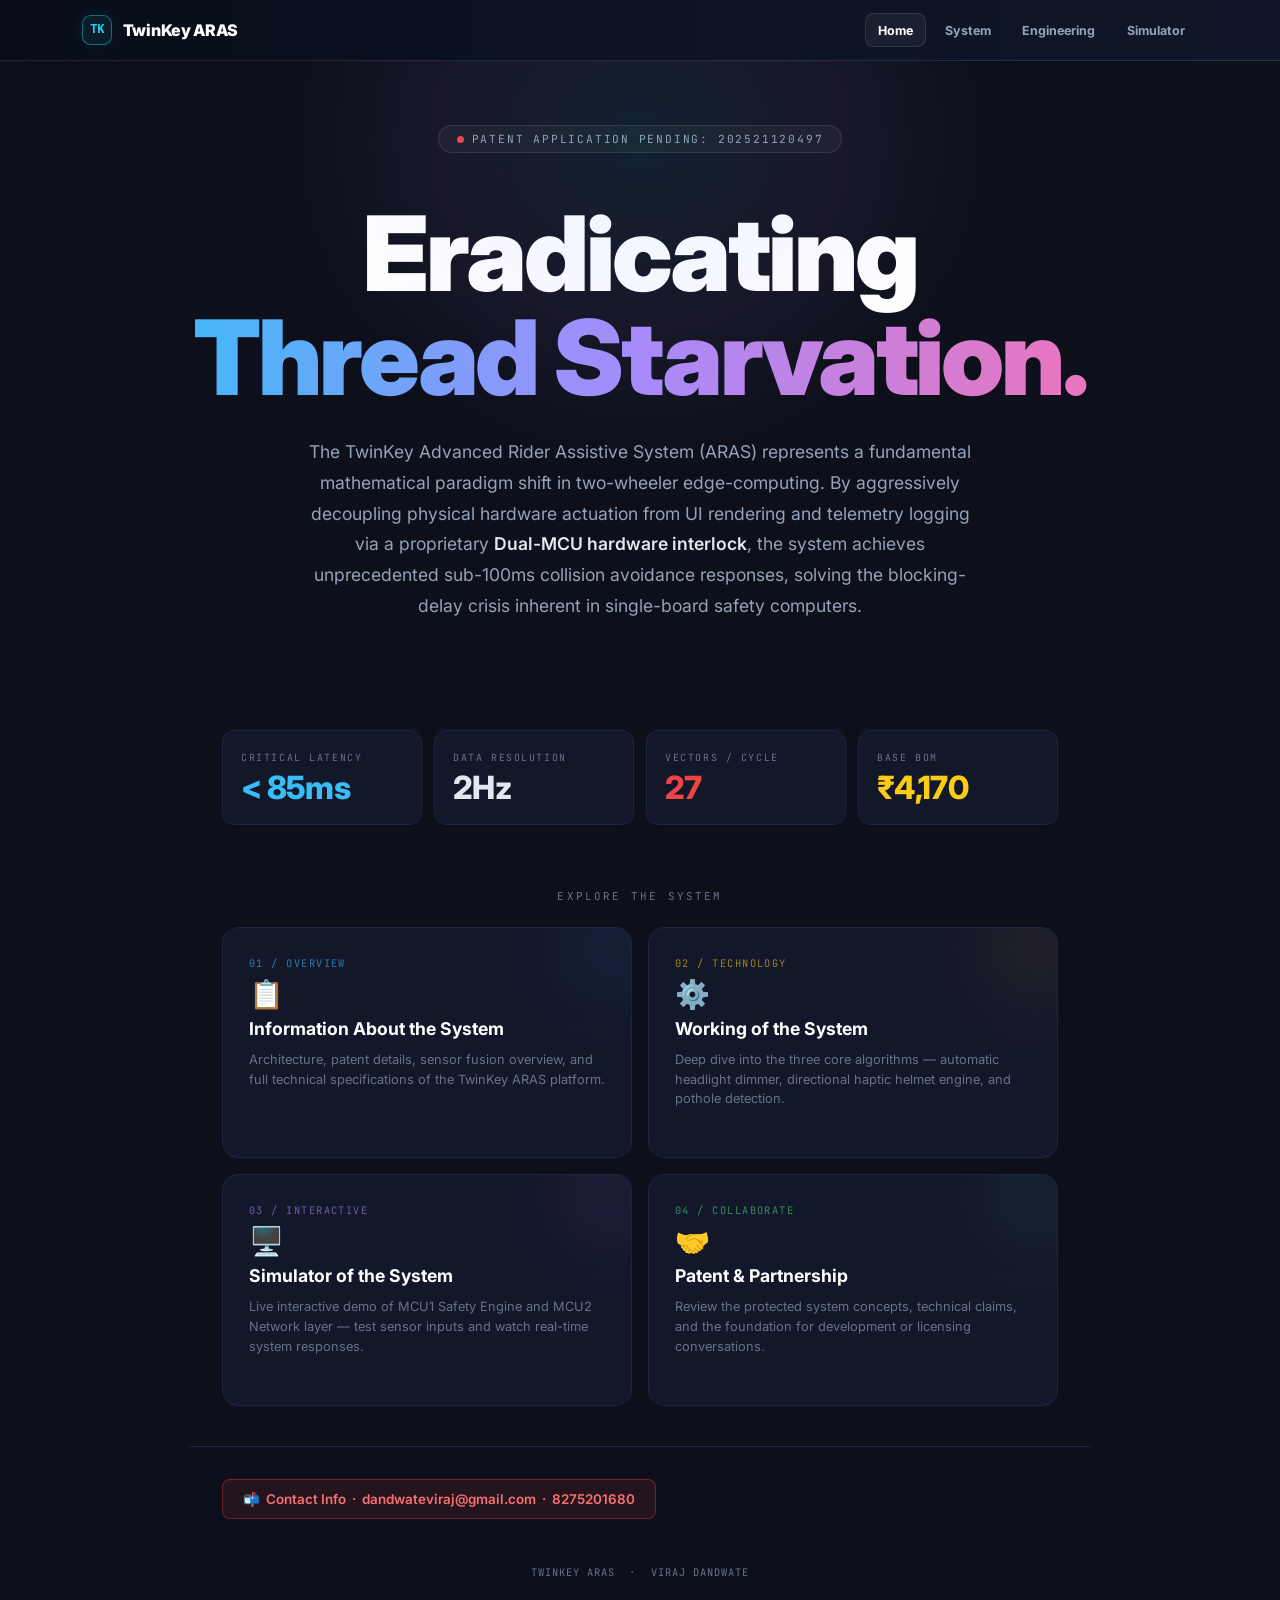
<file: index.html>
<!DOCTYPE html>
<html lang="en">
<head>
  <meta charset="UTF-8" />
  <meta name="viewport" content="width=device-width, initial-scale=1.0" />
  <title>TwinKey ARAS — Advanced Rider Assistive System</title>
  <link href="https://fonts.googleapis.com/css2?family=Inter:wght@400;500;600;700;800;900&family=JetBrains+Mono:wght@400;600&display=swap" rel="stylesheet" />
  <link rel="stylesheet" href="site.css" />
  <style>
    *, *::before, *::after { box-sizing: border-box; margin: 0; padding: 0; }

    :root {
      --bg:      #0d0f1a;
      --surface: #13172a;
      --border:  #1e2440;
      --cyan:    #38bdf8;
      --pink:    #f472b6;
      --purple:  #a78bfa;
      --gold:    #facc15;
      --red:     #ef4444;
      --green:   #22d3ee;
      --text:    #e2e8f0;
      --muted:   #64748b;
      --mono:    'JetBrains Mono', monospace;
      --sans:    'Inter', sans-serif;
    }

    html { scroll-behavior: smooth; }

    body {
      background: var(--bg);
      color: var(--text);
      font-family: var(--sans);
      min-height: 100vh;
      display: flex;
      flex-direction: column;
      align-items: center;
    }

    /* ── HERO SECTION ── */
    .hero {
      width: 100%;
      max-width: 1080px;
      padding: 64px 32px 56px;
      text-align: center;
      position: relative;
    }

    /* Subtle radial glow behind headline */
    .hero::before {
      content: '';
      position: absolute;
      top: 0; left: 50%;
      transform: translateX(-50%);
      width: 700px;
      height: 400px;
      background: radial-gradient(ellipse at 50% 20%,
        rgba(56,189,248,0.10) 0%,
        rgba(167,139,250,0.07) 40%,
        transparent 70%);
      pointer-events: none;
    }

    /* Patent badge */
    .patent-badge {
      display: inline-flex;
      align-items: center;
      gap: 8px;
      font-family: var(--mono);
      font-size: 0.7rem;
      letter-spacing: 0.16em;
      color: #94a3b8;
      background: rgba(255,255,255,0.04);
      border: 1px solid rgba(255,255,255,0.10);
      border-radius: 999px;
      padding: 6px 18px;
      margin-bottom: 48px;
      text-transform: uppercase;
    }
    .badge-dot {
      width: 7px; height: 7px;
      border-radius: 50%;
      background: var(--red);
      box-shadow: 0 0 0 0 rgba(239,68,68,0.6);
      animation: pulse 1.8s ease-in-out infinite;
      flex-shrink: 0;
    }
    @keyframes pulse {
      0%   { box-shadow: 0 0 0 0   rgba(239,68,68,0.7); }
      70%  { box-shadow: 0 0 0 8px rgba(239,68,68,0); }
      100% { box-shadow: 0 0 0 0   rgba(239,68,68,0); }
    }

    /* Hero headline */
    .hero-headline {
      font-size: clamp(3rem, 9vw, 6.5rem);
      font-weight: 900;
      line-height: 1.0;
      letter-spacing: -0.03em;
      margin-bottom: 28px;
    }
    .line-white { color: #ffffff; display: block; }
    .line-gradient {
      display: block;
      background: linear-gradient(90deg, var(--cyan) 0%, var(--purple) 50%, var(--pink) 100%);
      -webkit-background-clip: text;
      -webkit-text-fill-color: transparent;
      background-clip: text;
    }

    /* Body copy */
    .hero-body {
      max-width: 680px;
      margin: 0 auto 52px;
      font-size: clamp(0.95rem, 2vw, 1.1rem);
      line-height: 1.75;
      color: #94a3b8;
      text-align: center;
    }
    .hero-body strong {
      color: var(--text);
      font-weight: 600;
    }

    /* ── STAT CHIPS ── */
    .stats {
      display: grid;
      grid-template-columns: repeat(4, 1fr);
      gap: 12px;
      width: 100%;
      max-width: 900px;
      padding: 0 32px;
      margin-bottom: 64px;
    }
    .stat {
      background: var(--surface);
      border: 1px solid var(--border);
      border-radius: 12px;
      padding: 20px 18px;
    }
    .stat-label {
      font-family: var(--mono);
      font-size: 0.62rem;
      letter-spacing: 0.16em;
      color: var(--muted);
      text-transform: uppercase;
      margin-bottom: 8px;
    }
    .stat-value {
      font-size: clamp(1.4rem, 3vw, 2rem);
      font-weight: 800;
      letter-spacing: -0.02em;
      line-height: 1;
    }
    .stat:nth-child(1) .stat-value { color: var(--cyan); }
    .stat:nth-child(2) .stat-value { color: var(--text); }
    .stat:nth-child(3) .stat-value { color: var(--red); }
    .stat:nth-child(4) .stat-value { color: var(--gold); }

    /* ── SECTION LABEL ── */
    .section-label {
      font-family: var(--mono);
      font-size: 0.68rem;
      letter-spacing: 0.2em;
      color: var(--muted);
      text-transform: uppercase;
      text-align: center;
      margin-bottom: 24px;
    }

    /* ── NAV GRID ── */
    .nav-grid {
      display: grid;
      grid-template-columns: repeat(2, 1fr);
      gap: 16px;
      width: 100%;
      max-width: 900px;
      padding: 0 32px;
    }

    .nav-card {
      position: relative;
      display: flex;
      flex-direction: column;
      gap: 10px;
      background: var(--surface);
      border: 1px solid var(--border);
      border-radius: 16px;
      padding: 28px 26px 22px;
      text-decoration: none;
      color: inherit;
      overflow: hidden;
      transition: transform 0.2s ease, border-color 0.2s ease, box-shadow 0.2s ease;
    }
    /* Glow shard */
    .nav-card::after {
      content: '';
      position: absolute;
      top: -40px; right: -40px;
      width: 120px; height: 120px;
      border-radius: 50%;
      background: var(--gc, var(--cyan));
      opacity: 0.06;
      filter: blur(32px);
      transition: opacity 0.25s;
    }
    .nav-card:hover { transform: translateY(-4px); border-color: var(--gc, var(--cyan)); box-shadow: 0 0 0 1px var(--gc, var(--cyan)), 0 16px 40px -10px rgba(0,0,0,0.5); }
    .nav-card:hover::after { opacity: 0.14; }

    .nav-card:nth-child(1) { --gc: var(--cyan); }
    .nav-card:nth-child(2) { --gc: var(--gold); }
    .nav-card:nth-child(3) { --gc: var(--purple); }
    .nav-card:nth-child(4) { --gc: #4ade80; }

    /* Top accent line */
    .nav-card::before {
      content: '';
      position: absolute;
      top: 0; left: 0; right: 0;
      height: 2px;
      background: var(--gc, var(--cyan));
      border-radius: 16px 16px 0 0;
      opacity: 0;
      transition: opacity 0.2s;
    }
    .nav-card:hover::before { opacity: 1; }

    .nc-num {
      font-family: var(--mono);
      font-size: 0.65rem;
      color: var(--gc, var(--cyan));
      letter-spacing: 0.14em;
      opacity: 0.6;
    }
    .nc-icon { font-size: 1.75rem; line-height: 1; }
    .nc-title {
      font-size: 1.1rem;
      font-weight: 700;
      color: #fff;
      line-height: 1.25;
    }
    .nc-desc {
      font-size: 0.8rem;
      color: var(--muted);
      line-height: 1.55;
      flex: 1;
    }
    .nc-arrow {
      font-family: var(--mono);
      font-size: 0.75rem;
      color: var(--gc, var(--cyan));
      align-self: flex-end;
      opacity: 0;
      transform: translateX(-6px);
      transition: opacity 0.18s, transform 0.18s;
    }
    .nav-card:hover .nc-arrow { opacity: 1; transform: translateX(0); }

    /* ── FOOTER STRIP ── */
    .footer-strip {
      display: flex;
      align-items: center;
      justify-content: space-between;
      flex-wrap: wrap;
      gap: 14px;
      width: 100%;
      max-width: 900px;
      padding: 32px 32px 0;
      margin-top: 40px;
      border-top: 1px solid var(--border);
    }
    .f-btn {
      display: inline-flex;
      align-items: center;
      gap: 8px;
      padding: 11px 20px;
      border-radius: 8px;
      text-decoration: none;
      font-size: 0.84rem;
      font-weight: 600;
      transition: filter 0.18s, transform 0.18s;
    }
    .f-btn:hover { filter: brightness(1.2); transform: translateY(-2px); }
    .f-contact {
      background: rgba(239,68,68,0.10);
      border: 1px solid rgba(239,68,68,0.35);
      color: #f87171;
    }
    .f-about {
      background: rgba(167,139,250,0.10);
      border: 1px solid rgba(167,139,250,0.35);
      color: var(--purple);
    }

    footer {
      margin-top: 28px;
      padding: 18px 24px 44px;
      text-align: center;
      font-family: var(--mono);
      font-size: 0.65rem;
      color: var(--muted);
      letter-spacing: 0.1em;
    }

    /* ── RESPONSIVE ── */
    @media (max-width: 640px) {
      .stats       { grid-template-columns: repeat(2, 1fr); }
      .nav-grid    { grid-template-columns: 1fr; }
      .footer-strip { flex-direction: column; }
      .hero        { padding: 48px 20px 36px; }
    }
  </style>
</head>
<body>

  <!-- ── HERO ── -->
  <section class="hero">
    <div class="patent-badge">
      <span class="badge-dot"></span>
      Patent Application Pending: 202521120497
    </div>

    <h1 class="hero-headline">
      <span class="line-white">Eradicating</span>
      <span class="line-gradient">Thread Starvation.</span>
    </h1>

    <p class="hero-body">
      The TwinKey Advanced Rider Assistive System (ARAS) represents a fundamental
      mathematical paradigm shift in two-wheeler edge-computing. By aggressively
      decoupling physical hardware actuation from UI rendering and telemetry logging
      via a proprietary <strong>Dual-MCU hardware interlock</strong>, the system achieves
      unprecedented sub-100ms collision avoidance responses, solving the blocking-delay
      crisis inherent in single-board safety computers.
    </p>
  </section>

  <!-- ── STATS ── -->
  <div class="stats">
    <div class="stat">
      <div class="stat-label">Critical Latency</div>
      <div class="stat-value">&lt;&nbsp;85ms</div>
    </div>
    <div class="stat">
      <div class="stat-label">Data Resolution</div>
      <div class="stat-value">2Hz</div>
    </div>
    <div class="stat">
      <div class="stat-label">Vectors / Cycle</div>
      <div class="stat-value">27</div>
    </div>
    <div class="stat">
      <div class="stat-label">Base BOM</div>
      <div class="stat-value">₹4,170</div>
    </div>
  </div>

  <!-- ── NAV CARDS ── -->
  <p class="section-label">Explore the System</p>

  <div class="nav-grid">

    <a class="nav-card" href="information.html">
      <span class="nc-num">01 / OVERVIEW</span>
      <div class="nc-icon">📋</div>
      <div class="nc-title">Information About the System</div>
      <div class="nc-desc">Architecture, patent details, sensor fusion overview, and full technical specifications of the TwinKey ARAS platform.</div>
      <span class="nc-arrow">→ Open</span>
    </a>

    <a class="nav-card" href="working.html">
      <span class="nc-num">02 / TECHNOLOGY</span>
      <div class="nc-icon">⚙️</div>
      <div class="nc-title">Working of the System</div>
      <div class="nc-desc">Deep dive into the three core algorithms — automatic headlight dimmer, directional haptic helmet engine, and pothole detection.</div>
      <span class="nc-arrow">→ Open</span>
    </a>

    <a class="nav-card" href="simulator.html">
      <span class="nc-num">03 / INTERACTIVE</span>
      <div class="nc-icon">🖥️</div>
      <div class="nc-title">Simulator of the System</div>
      <div class="nc-desc">Live interactive demo of MCU1 Safety Engine and MCU2 Network layer — test sensor inputs and watch real-time system responses.</div>
      <span class="nc-arrow">→ Open</span>
    </a>

    <a class="nav-card" href="information.html#claims">
      <span class="nc-num">04 / COLLABORATE</span>
      <div class="nc-icon">🤝</div>
      <div class="nc-title">Patent &amp; Partnership</div>
      <div class="nc-desc">Review the protected system concepts, technical claims, and the foundation for development or licensing conversations.</div>
      <span class="nc-arrow">→ Open</span>
    </a>

  </div>

  <!-- ── FOOTER STRIP ── -->
  <div class="footer-strip">
    <a class="f-btn f-contact" href="mailto:dandwateviraj@gmail.com?subject=TwinKey%20ARAS%20inquiry">
      📬&nbsp; Contact Info &nbsp;·&nbsp; dandwateviraj@gmail.com &nbsp;·&nbsp; 8275201680
    </a>
   
    </a>
  </div>

  <footer>
    TWINKEY ARAS &nbsp;·&nbsp; VIRAJ DANDWATE
  </footer>

  <script src="site.js"></script>
</body>
</html>
</file>
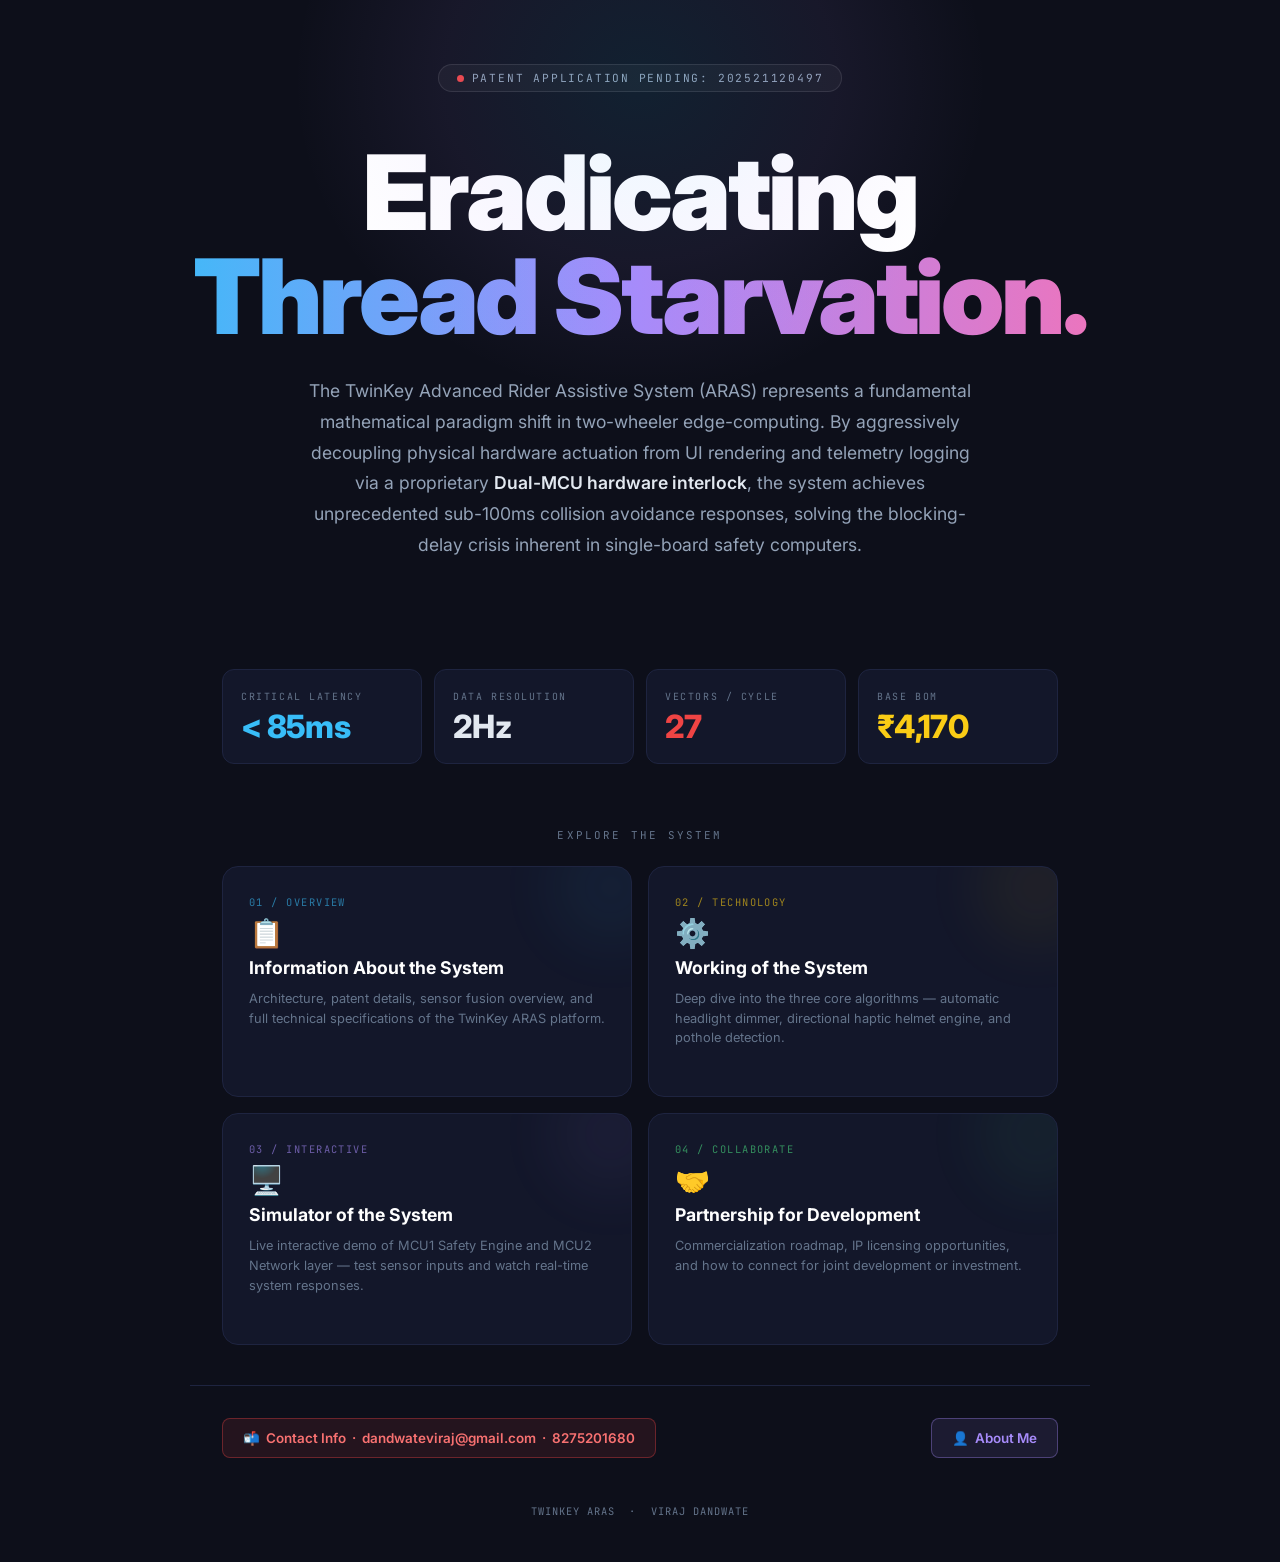
<file: arasystem.in/index.html>
<!DOCTYPE html>
<html lang="en">
<head>
  <meta charset="UTF-8" />
  <meta name="viewport" content="width=device-width, initial-scale=1.0" />
  <title>TwinKey ARAS — Advanced Rider Assistive System</title>
  <link href="https://fonts.googleapis.com/css2?family=Inter:wght@400;500;600;700;800;900&family=JetBrains+Mono:wght@400;600&display=swap" rel="stylesheet" />
  <style>
    *, *::before, *::after { box-sizing: border-box; margin: 0; padding: 0; }

    :root {
      --bg:      #0d0f1a;
      --surface: #13172a;
      --border:  #1e2440;
      --cyan:    #38bdf8;
      --pink:    #f472b6;
      --purple:  #a78bfa;
      --gold:    #facc15;
      --red:     #ef4444;
      --green:   #22d3ee;
      --text:    #e2e8f0;
      --muted:   #64748b;
      --mono:    'JetBrains Mono', monospace;
      --sans:    'Inter', sans-serif;
    }

    html { scroll-behavior: smooth; }

    body {
      background: var(--bg);
      color: var(--text);
      font-family: var(--sans);
      min-height: 100vh;
      display: flex;
      flex-direction: column;
      align-items: center;
    }

    /* ── HERO SECTION ── */
    .hero {
      width: 100%;
      max-width: 1080px;
      padding: 64px 32px 56px;
      text-align: center;
      position: relative;
    }

    /* Subtle radial glow behind headline */
    .hero::before {
      content: '';
      position: absolute;
      top: 0; left: 50%;
      transform: translateX(-50%);
      width: 700px;
      height: 400px;
      background: radial-gradient(ellipse at 50% 20%,
        rgba(56,189,248,0.10) 0%,
        rgba(167,139,250,0.07) 40%,
        transparent 70%);
      pointer-events: none;
    }

    /* Patent badge */
    .patent-badge {
      display: inline-flex;
      align-items: center;
      gap: 8px;
      font-family: var(--mono);
      font-size: 0.7rem;
      letter-spacing: 0.16em;
      color: #94a3b8;
      background: rgba(255,255,255,0.04);
      border: 1px solid rgba(255,255,255,0.10);
      border-radius: 999px;
      padding: 6px 18px;
      margin-bottom: 48px;
      text-transform: uppercase;
    }
    .badge-dot {
      width: 7px; height: 7px;
      border-radius: 50%;
      background: var(--red);
      box-shadow: 0 0 0 0 rgba(239,68,68,0.6);
      animation: pulse 1.8s ease-in-out infinite;
      flex-shrink: 0;
    }
    @keyframes pulse {
      0%   { box-shadow: 0 0 0 0   rgba(239,68,68,0.7); }
      70%  { box-shadow: 0 0 0 8px rgba(239,68,68,0); }
      100% { box-shadow: 0 0 0 0   rgba(239,68,68,0); }
    }

    /* Hero headline */
    .hero-headline {
      font-size: clamp(3rem, 9vw, 6.5rem);
      font-weight: 900;
      line-height: 1.0;
      letter-spacing: -0.03em;
      margin-bottom: 28px;
    }
    .line-white { color: #ffffff; display: block; }
    .line-gradient {
      display: block;
      background: linear-gradient(90deg, var(--cyan) 0%, var(--purple) 50%, var(--pink) 100%);
      -webkit-background-clip: text;
      -webkit-text-fill-color: transparent;
      background-clip: text;
    }

    /* Body copy */
    .hero-body {
      max-width: 680px;
      margin: 0 auto 52px;
      font-size: clamp(0.95rem, 2vw, 1.1rem);
      line-height: 1.75;
      color: #94a3b8;
      text-align: center;
    }
    .hero-body strong {
      color: var(--text);
      font-weight: 600;
    }

    /* ── STAT CHIPS ── */
    .stats {
      display: grid;
      grid-template-columns: repeat(4, 1fr);
      gap: 12px;
      width: 100%;
      max-width: 900px;
      padding: 0 32px;
      margin-bottom: 64px;
    }
    .stat {
      background: var(--surface);
      border: 1px solid var(--border);
      border-radius: 12px;
      padding: 20px 18px;
    }
    .stat-label {
      font-family: var(--mono);
      font-size: 0.62rem;
      letter-spacing: 0.16em;
      color: var(--muted);
      text-transform: uppercase;
      margin-bottom: 8px;
    }
    .stat-value {
      font-size: clamp(1.4rem, 3vw, 2rem);
      font-weight: 800;
      letter-spacing: -0.02em;
      line-height: 1;
    }
    .stat:nth-child(1) .stat-value { color: var(--cyan); }
    .stat:nth-child(2) .stat-value { color: var(--text); }
    .stat:nth-child(3) .stat-value { color: var(--red); }
    .stat:nth-child(4) .stat-value { color: var(--gold); }

    /* ── SECTION LABEL ── */
    .section-label {
      font-family: var(--mono);
      font-size: 0.68rem;
      letter-spacing: 0.2em;
      color: var(--muted);
      text-transform: uppercase;
      text-align: center;
      margin-bottom: 24px;
    }

    /* ── NAV GRID ── */
    .nav-grid {
      display: grid;
      grid-template-columns: repeat(2, 1fr);
      gap: 16px;
      width: 100%;
      max-width: 900px;
      padding: 0 32px;
    }

    .nav-card {
      position: relative;
      display: flex;
      flex-direction: column;
      gap: 10px;
      background: var(--surface);
      border: 1px solid var(--border);
      border-radius: 16px;
      padding: 28px 26px 22px;
      text-decoration: none;
      color: inherit;
      overflow: hidden;
      transition: transform 0.2s ease, border-color 0.2s ease, box-shadow 0.2s ease;
    }
    /* Glow shard */
    .nav-card::after {
      content: '';
      position: absolute;
      top: -40px; right: -40px;
      width: 120px; height: 120px;
      border-radius: 50%;
      background: var(--gc, var(--cyan));
      opacity: 0.06;
      filter: blur(32px);
      transition: opacity 0.25s;
    }
    .nav-card:hover { transform: translateY(-4px); border-color: var(--gc, var(--cyan)); box-shadow: 0 0 0 1px var(--gc, var(--cyan)), 0 16px 40px -10px rgba(0,0,0,0.5); }
    .nav-card:hover::after { opacity: 0.14; }

    .nav-card:nth-child(1) { --gc: var(--cyan); }
    .nav-card:nth-child(2) { --gc: var(--gold); }
    .nav-card:nth-child(3) { --gc: var(--purple); }
    .nav-card:nth-child(4) { --gc: #4ade80; }

    /* Top accent line */
    .nav-card::before {
      content: '';
      position: absolute;
      top: 0; left: 0; right: 0;
      height: 2px;
      background: var(--gc, var(--cyan));
      border-radius: 16px 16px 0 0;
      opacity: 0;
      transition: opacity 0.2s;
    }
    .nav-card:hover::before { opacity: 1; }

    .nc-num {
      font-family: var(--mono);
      font-size: 0.65rem;
      color: var(--gc, var(--cyan));
      letter-spacing: 0.14em;
      opacity: 0.6;
    }
    .nc-icon { font-size: 1.75rem; line-height: 1; }
    .nc-title {
      font-size: 1.1rem;
      font-weight: 700;
      color: #fff;
      line-height: 1.25;
    }
    .nc-desc {
      font-size: 0.8rem;
      color: var(--muted);
      line-height: 1.55;
      flex: 1;
    }
    .nc-arrow {
      font-family: var(--mono);
      font-size: 0.75rem;
      color: var(--gc, var(--cyan));
      align-self: flex-end;
      opacity: 0;
      transform: translateX(-6px);
      transition: opacity 0.18s, transform 0.18s;
    }
    .nav-card:hover .nc-arrow { opacity: 1; transform: translateX(0); }

    /* ── FOOTER STRIP ── */
    .footer-strip {
      display: flex;
      align-items: center;
      justify-content: space-between;
      flex-wrap: wrap;
      gap: 14px;
      width: 100%;
      max-width: 900px;
      padding: 32px 32px 0;
      margin-top: 40px;
      border-top: 1px solid var(--border);
    }
    .f-btn {
      display: inline-flex;
      align-items: center;
      gap: 8px;
      padding: 11px 20px;
      border-radius: 8px;
      text-decoration: none;
      font-size: 0.84rem;
      font-weight: 600;
      transition: filter 0.18s, transform 0.18s;
    }
    .f-btn:hover { filter: brightness(1.2); transform: translateY(-2px); }
    .f-contact {
      background: rgba(239,68,68,0.10);
      border: 1px solid rgba(239,68,68,0.35);
      color: #f87171;
    }
    .f-about {
      background: rgba(167,139,250,0.10);
      border: 1px solid rgba(167,139,250,0.35);
      color: var(--purple);
    }

    footer {
      margin-top: 28px;
      padding: 18px 24px 44px;
      text-align: center;
      font-family: var(--mono);
      font-size: 0.65rem;
      color: var(--muted);
      letter-spacing: 0.1em;
    }

    /* ── RESPONSIVE ── */
    @media (max-width: 640px) {
      .stats       { grid-template-columns: repeat(2, 1fr); }
      .nav-grid    { grid-template-columns: 1fr; }
      .footer-strip { flex-direction: column; }
      .hero        { padding: 48px 20px 36px; }
    }
  </style>
</head>
<body>

  <!-- ── HERO ── -->
  <section class="hero">
    <div class="patent-badge">
      <span class="badge-dot"></span>
      Patent Application Pending: 202521120497
    </div>

    <h1 class="hero-headline">
      <span class="line-white">Eradicating</span>
      <span class="line-gradient">Thread Starvation.</span>
    </h1>

    <p class="hero-body">
      The TwinKey Advanced Rider Assistive System (ARAS) represents a fundamental
      mathematical paradigm shift in two-wheeler edge-computing. By aggressively
      decoupling physical hardware actuation from UI rendering and telemetry logging
      via a proprietary <strong>Dual-MCU hardware interlock</strong>, the system achieves
      unprecedented sub-100ms collision avoidance responses, solving the blocking-delay
      crisis inherent in single-board safety computers.
    </p>
  </section>

  <!-- ── STATS ── -->
  <div class="stats">
    <div class="stat">
      <div class="stat-label">Critical Latency</div>
      <div class="stat-value">&lt;&nbsp;85ms</div>
    </div>
    <div class="stat">
      <div class="stat-label">Data Resolution</div>
      <div class="stat-value">2Hz</div>
    </div>
    <div class="stat">
      <div class="stat-label">Vectors / Cycle</div>
      <div class="stat-value">27</div>
    </div>
    <div class="stat">
      <div class="stat-label">Base BOM</div>
      <div class="stat-value">₹4,170</div>
    </div>
  </div>

  <!-- ── NAV CARDS ── -->
  <p class="section-label">Explore the System</p>

  <div class="nav-grid">

    <a class="nav-card" href="information.html">
      <span class="nc-num">01 / OVERVIEW</span>
      <div class="nc-icon">📋</div>
      <div class="nc-title">Information About the System</div>
      <div class="nc-desc">Architecture, patent details, sensor fusion overview, and full technical specifications of the TwinKey ARAS platform.</div>
      <span class="nc-arrow">→ Open</span>
    </a>

    <a class="nav-card" href="working.html">
      <span class="nc-num">02 / TECHNOLOGY</span>
      <div class="nc-icon">⚙️</div>
      <div class="nc-title">Working of the System</div>
      <div class="nc-desc">Deep dive into the three core algorithms — automatic headlight dimmer, directional haptic helmet engine, and pothole detection.</div>
      <span class="nc-arrow">→ Open</span>
    </a>

    <a class="nav-card" href="simulator.html">
      <span class="nc-num">03 / INTERACTIVE</span>
      <div class="nc-icon">🖥️</div>
      <div class="nc-title">Simulator of the System</div>
      <div class="nc-desc">Live interactive demo of MCU1 Safety Engine and MCU2 Network layer — test sensor inputs and watch real-time system responses.</div>
      <span class="nc-arrow">→ Open</span>
    </a>

    <a class="nav-card" href="partnership.html">
      <span class="nc-num">04 / COLLABORATE</span>
      <div class="nc-icon">🤝</div>
      <div class="nc-title">Partnership for Development</div>
      <div class="nc-desc">Commercialization roadmap, IP licensing opportunities, and how to connect for joint development or investment.</div>
      <span class="nc-arrow">→ Open</span>
    </a>

  </div>

  <!-- ── FOOTER STRIP ── -->
  <div class="footer-strip">
    <a class="f-btn f-contact" href="contact.html">
      📬&nbsp; Contact Info &nbsp;·&nbsp; dandwateviraj@gmail.com &nbsp;·&nbsp; 8275201680
    </a>
    <a class="f-btn f-about" href="about.html">
      👤&nbsp; About Me
    </a>
  </div>

  <footer>
    TWINKEY ARAS &nbsp;·&nbsp; VIRAJ DANDWATE
  </footer>

</body>
</html>
</file>
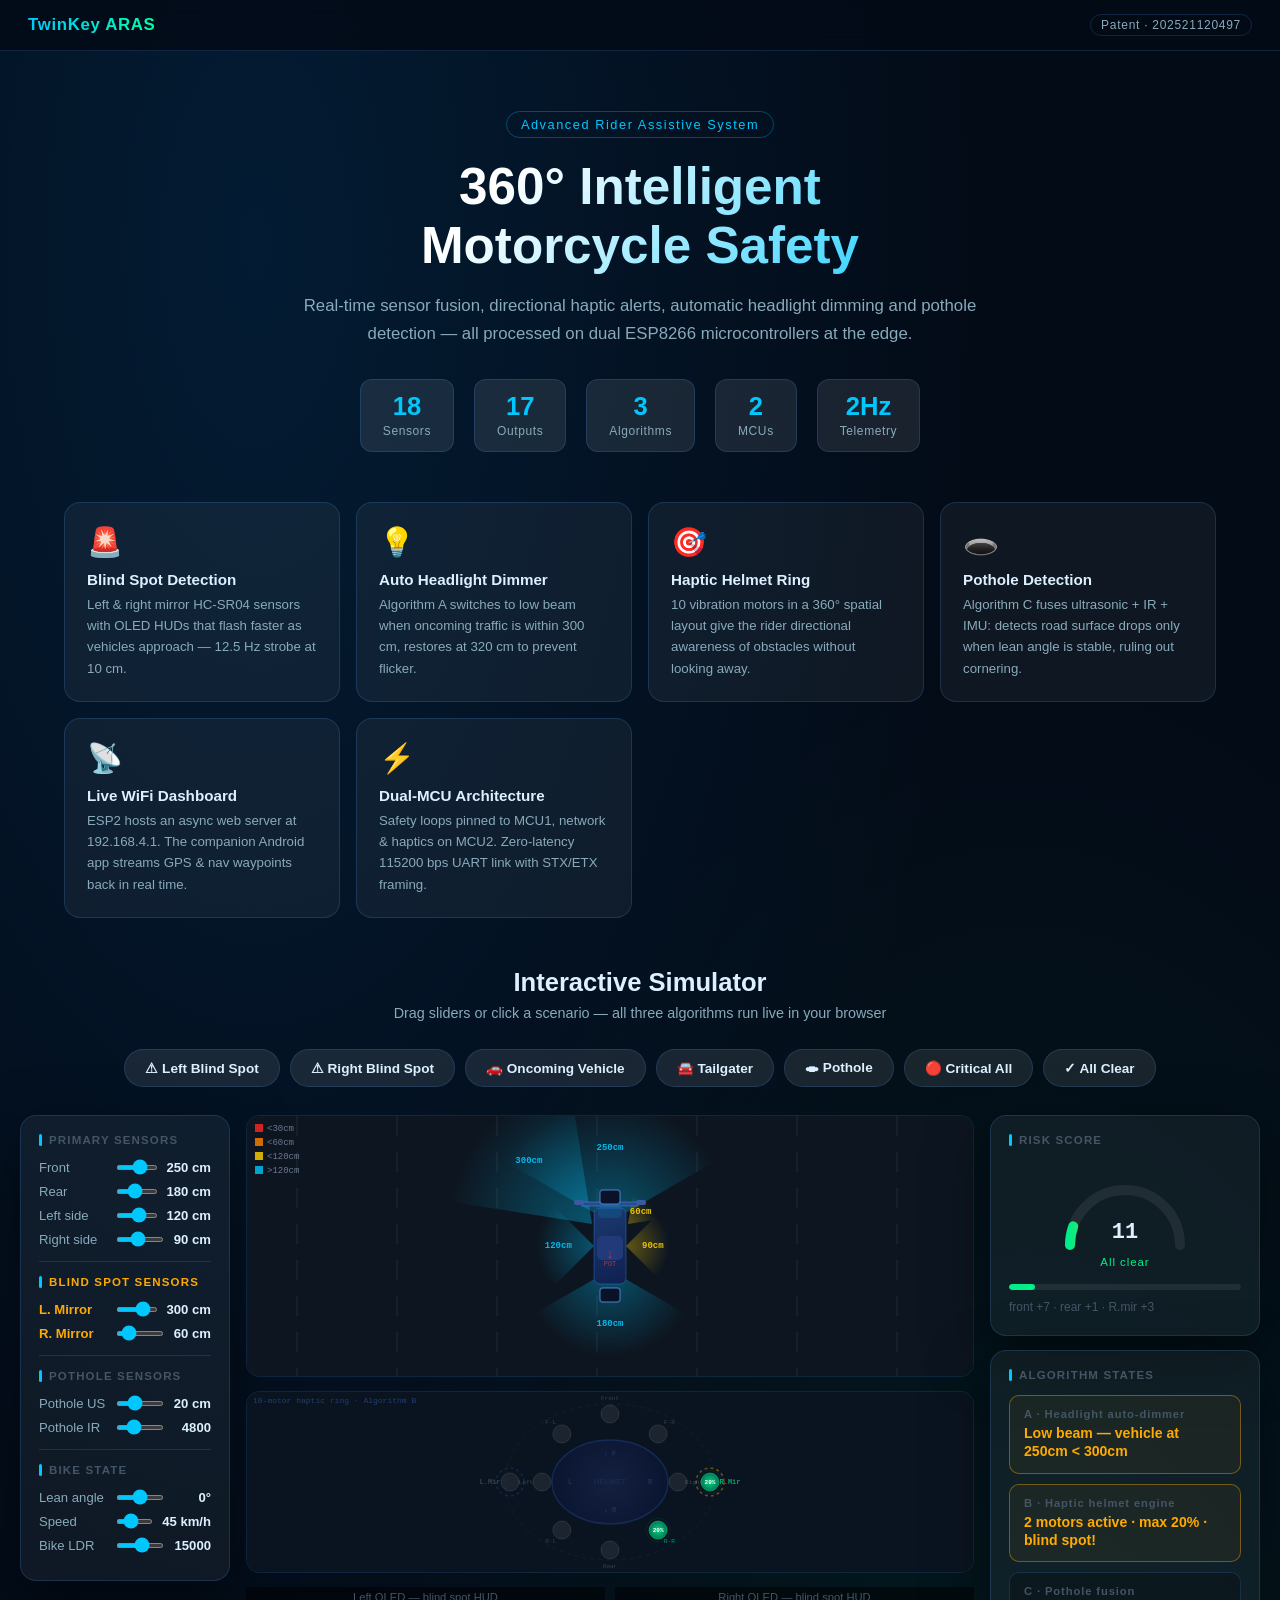
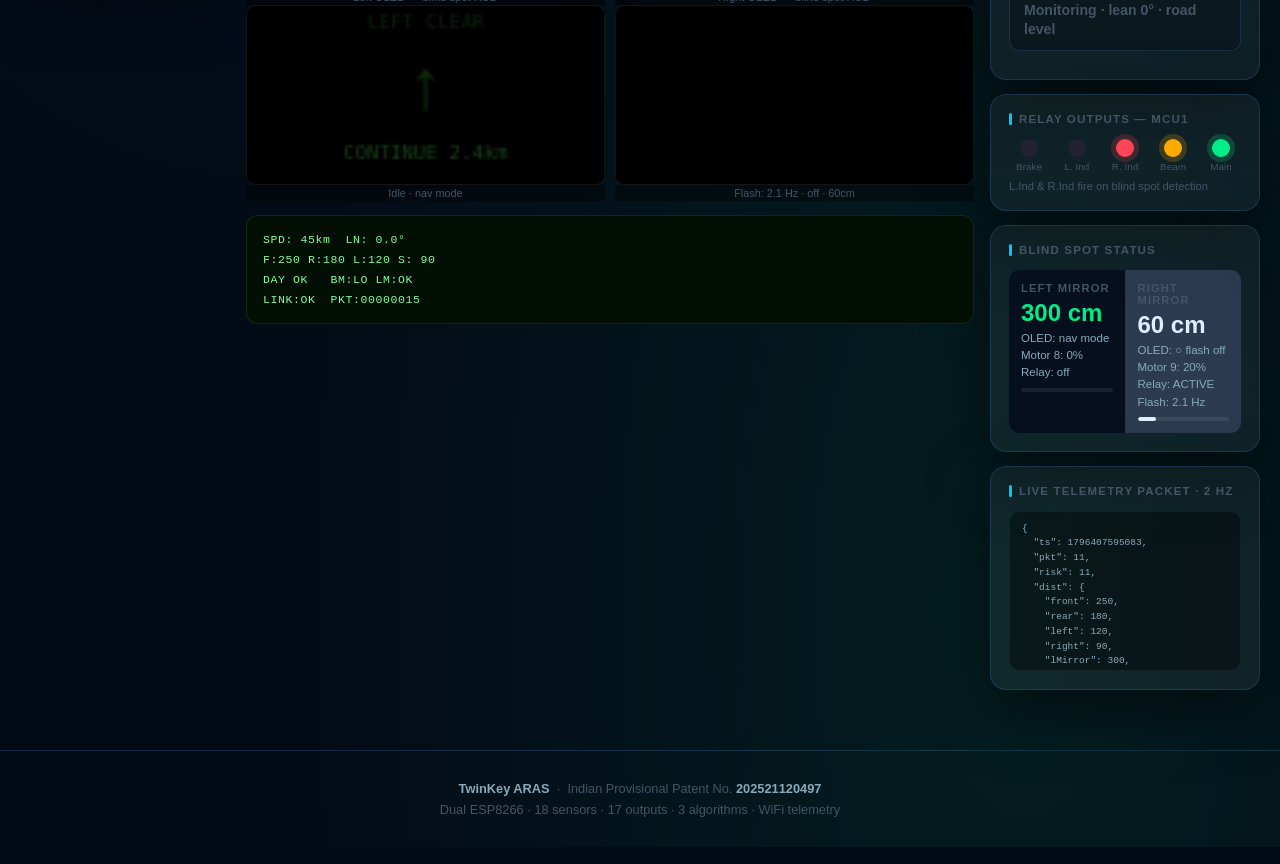
<file: sim/index.html>
<!DOCTYPE html>
<html lang="en">
<head>
<meta charset="UTF-8">
<meta name="viewport" content="width=device-width,initial-scale=1">
<title>TwinKey ARAS — Advanced Rider Assistive System</title>
<style>
:root{
  --bg:#030b17;--bg2:#050f1e;--surf:rgba(255,255,255,.05);
  --surf2:rgba(255,255,255,.09);--border:rgba(80,160,255,.18);
  --accent:#00c8ff;--accent2:#00ffaa;--danger:#ff4455;
  --warn:#ffaa00;--ok:#00ee88;--text:#ddf0ff;--text2:#88aabb;
  --text3:#445566;--r:16px;--r-sm:10px;
  --shadow:0 20px 60px rgba(0,0,0,.5);
}
*{box-sizing:border-box;margin:0;padding:0}
html{scroll-behavior:smooth}
body{font-family:-apple-system,BlinkMacSystemFont,'Segoe UI',Roboto,sans-serif;
  background:var(--bg);color:var(--text);min-height:100vh;
  background-image:radial-gradient(ellipse at 20% 10%,rgba(0,150,255,.12) 0%,transparent 50%),
    radial-gradient(ellipse at 80% 90%,rgba(0,255,150,.08) 0%,transparent 50%)}

/* ── NAV ─────────────────────── */
nav{display:flex;align-items:center;justify-content:space-between;
  padding:14px 28px;border-bottom:1px solid var(--border);
  background:rgba(3,11,23,.85);backdrop-filter:blur(12px);
  position:sticky;top:0;z-index:100}
.nav-logo{font-size:1.05rem;font-weight:800;letter-spacing:.04em;
  background:linear-gradient(90deg,var(--accent),var(--accent2));
  -webkit-background-clip:text;-webkit-text-fill-color:transparent}
.nav-tag{font-size:.75rem;color:var(--text2);letter-spacing:.06em;
  border:1px solid var(--border);border-radius:20px;padding:3px 10px}

/* ── HERO ────────────────────── */
.hero{text-align:center;padding:60px 24px 50px;max-width:780px;margin:0 auto}
.hero-badge{display:inline-block;font-size:.8rem;letter-spacing:.12em;color:var(--accent);
  border:1px solid rgba(0,200,255,.3);border-radius:20px;padding:5px 14px;margin-bottom:20px}
.hero h1{font-size:clamp(2rem,5vw,3.2rem);font-weight:800;line-height:1.15;
  background:linear-gradient(135deg,#fff 30%,var(--accent));
  -webkit-background-clip:text;-webkit-text-fill-color:transparent;margin-bottom:16px}
.hero p{font-size:1.05rem;color:var(--text2);line-height:1.7;margin-bottom:30px}
.hero-stats{display:flex;gap:20px;justify-content:center;flex-wrap:wrap}
.stat-pill{background:var(--surf2);border:1px solid var(--border);border-radius:12px;
  padding:12px 22px;text-align:center}
.stat-num{font-size:1.6rem;font-weight:700;color:var(--accent);display:block}
.stat-lbl{font-size:.75rem;color:var(--text2);letter-spacing:.05em}

/* ── FEATURE CARDS ───────────── */
.features{display:grid;grid-template-columns:repeat(auto-fill,minmax(240px,1fr));
  gap:16px;max-width:1200px;margin:0 auto 50px;padding:0 24px}
.feat-card{background:var(--surf);border:1px solid var(--border);border-radius:var(--r);
  padding:22px;transition:transform .2s,border-color .2s,box-shadow .2s}
.feat-card:hover{transform:translateY(-3px);border-color:rgba(0,200,255,.35);
  box-shadow:0 12px 40px rgba(0,200,255,.08)}
.feat-icon{font-size:1.8rem;margin-bottom:12px;display:block}
.feat-title{font-size:.95rem;font-weight:700;margin-bottom:6px;color:var(--text)}
.feat-desc{font-size:.83rem;color:var(--text2);line-height:1.6}

/* ── SIMULATOR WRAPPER ───────── */
.sim-section{max-width:1280px;margin:0 auto;padding:0 20px 60px}
.sim-section-head{text-align:center;margin-bottom:28px}
.sim-section-head h2{font-size:1.6rem;font-weight:800;margin-bottom:8px}
.sim-section-head p{font-size:.9rem;color:var(--text2)}
.scenarios{display:flex;gap:10px;justify-content:center;flex-wrap:wrap;margin-bottom:28px}
.scen-btn{background:var(--surf2);border:1px solid var(--border);border-radius:24px;
  color:var(--text);padding:10px 20px;font-size:.85rem;font-weight:600;cursor:pointer;
  transition:all .2s;white-space:nowrap}
.scen-btn:hover{background:rgba(0,200,255,.12);border-color:rgba(0,200,255,.4);
  transform:translateY(-2px);box-shadow:0 6px 20px rgba(0,200,255,.1)}
.scen-btn.danger:hover{background:rgba(255,68,85,.12);border-color:rgba(255,68,85,.4)}

/* ── SIM GRID ────────────────── */
.sim-grid{display:grid;grid-template-columns:minmax(0,210px) minmax(0,1fr) minmax(0,270px);
  gap:16px;align-items:start}
@media(max-width:1024px){.sim-grid{grid-template-columns:1fr 1fr}}
@media(max-width:640px){.sim-grid{grid-template-columns:1fr}}

/* ── PANELS ──────────────────── */
.panel{background:var(--surf);border:1px solid var(--border);border-radius:var(--r);
  padding:18px;box-shadow:var(--shadow)}
.panel+.panel{margin-top:14px}
.panel-title{font-size:.72rem;font-weight:700;letter-spacing:.1em;color:var(--text3);
  text-transform:uppercase;margin-bottom:14px;display:flex;align-items:center;gap:7px}
.panel-title::before{content:'';display:block;width:3px;height:12px;
  border-radius:2px;background:var(--accent)}

/* ── SLIDERS ─────────────────── */
.srow{display:flex;align-items:center;gap:9px;margin-bottom:9px}
.srow.highlight .slbl{color:var(--warn);font-weight:600}
.slbl{font-size:.82rem;color:var(--text2);min-width:68px;flex-shrink:0}
.sval{font-size:.82rem;font-weight:700;min-width:38px;text-align:right;color:var(--text)}
.sval.alert{color:var(--danger)}
input[type=range]{flex:1;height:5px;border-radius:4px;accent-color:var(--accent);cursor:pointer;min-width:0}

/* ── LCD ─────────────────────── */
.lcd-wrap{background:#020d04;border:1px solid rgba(0,255,80,.14);border-radius:12px;
  padding:14px 16px;margin-bottom:14px;position:relative;overflow:hidden}
.lcd-wrap::before{content:'';position:absolute;inset:0;
  background:repeating-linear-gradient(0deg,rgba(0,255,0,.015) 0px,rgba(0,255,0,.015) 1px,transparent 1px,transparent 4px);
  pointer-events:none}
.lcd{font-family:ui-monospace,SFMono-Regular,monospace;font-size:11.5px;
  line-height:1.72;color:#7dff9a;letter-spacing:.6px;white-space:pre;position:relative;z-index:1}

/* ── CANVAS AREAS ────────────── */
.canvas-wrap{border-radius:14px;overflow:hidden;border:1px solid var(--border);
  background:rgba(0,0,0,.3);margin-bottom:14px}
canvas{display:block;width:100%;image-rendering:auto}
.oled-row{display:grid;grid-template-columns:1fr 1fr;gap:10px;margin-bottom:14px}
.oled-wrap{border-radius:10px;overflow:hidden;border:1px solid rgba(255,255,255,.08);
  background:#000;position:relative}
.oled-label{font-size:.7rem;color:var(--text3);text-align:center;padding:4px 0 2px;
  background:rgba(0,0,0,.5)}
.oled-wrap canvas{display:block;width:100%}
.flash-info{font-size:.68rem;color:var(--text3);text-align:center;padding:2px 4px;
  background:rgba(0,0,0,.4)}

/* ── RISK GAUGE ──────────────── */
.risk-wrap{text-align:center;padding:10px 0 16px;position:relative}
.risk-svg{display:block;margin:0 auto 6px}
.risk-label{font-size:.72rem;color:var(--text3);letter-spacing:.08em}

/* ── ALGO CARDS ──────────────── */
.algo-card{background:rgba(0,0,0,.25);border:1px solid var(--border);border-radius:var(--r-sm);
  padding:12px 14px;margin-bottom:10px;transition:border-color .3s}
.algo-card.active{border-color:rgba(255,170,0,.4);background:rgba(255,170,0,.05)}
.algo-card.alert{border-color:rgba(255,68,85,.5);background:rgba(255,68,85,.07)}
.algo-name{font-size:.7rem;font-weight:700;letter-spacing:.08em;color:var(--text3);margin-bottom:4px}
.algo-status{font-size:.88rem;font-weight:600;line-height:1.3}

/* ── RELAY GRID ──────────────── */
.relay-grid{display:grid;grid-template-columns:repeat(5,1fr);gap:8px;margin-bottom:6px}
.relay-item{text-align:center}
.relay-dot{width:18px;height:18px;border-radius:50%;margin:0 auto 4px;
  transition:background .2s,box-shadow .2s;background:#223}
.relay-dot.on{background:var(--ok);box-shadow:0 0 0 5px rgba(0,238,136,.2)}
.relay-dot.warn{background:var(--warn);box-shadow:0 0 0 5px rgba(255,170,0,.2)}
.relay-dot.danger{background:var(--danger);box-shadow:0 0 0 5px rgba(255,68,85,.2)}
.relay-name{font-size:.62rem;color:var(--text3);line-height:1.3}

/* ── BLIND SPOT PANEL ────────── */
.bs-grid{display:grid;grid-template-columns:1fr 1fr;gap:1px;background:var(--border);border-radius:10px;overflow:hidden}
.bs-cell{background:var(--bg2);padding:12px;transition:background .3s}
.bs-cell.alert{background:rgba(255,68,85,.08)}
.bs-side{font-size:.7rem;font-weight:700;letter-spacing:.1em;color:var(--text3);margin-bottom:5px}
.bs-dist{font-size:1.5rem;font-weight:800;margin-bottom:3px;transition:color .3s}
.bs-info{font-size:.72rem;color:var(--text2);line-height:1.5}
.bs-bar{height:4px;border-radius:2px;background:rgba(255,255,255,.08);
  margin-top:6px;overflow:hidden}
.bs-fill{height:100%;border-radius:2px;transition:width .3s,background .3s}

/* ── JSON ────────────────────── */
.json-box{background:rgba(0,0,0,.4);border:1px solid rgba(255,255,255,.06);
  border-radius:10px;padding:10px 12px;font-family:ui-monospace,monospace;
  font-size:9.5px;color:var(--text2);max-height:160px;overflow-y:auto;white-space:pre;line-height:1.55}
.json-box::-webkit-scrollbar{width:4px}
.json-box::-webkit-scrollbar-thumb{background:var(--border);border-radius:2px}

/* ── FOOTER ──────────────────── */
footer{text-align:center;padding:30px;font-size:.8rem;color:var(--text3);
  border-top:1px solid var(--border)}
footer strong{color:var(--text2)}

/* ── UTILS ───────────────────── */
.divider{height:1px;background:var(--border);margin:14px 0}
.tag{display:inline-block;font-size:.7rem;border-radius:6px;
  padding:2px 8px;font-weight:600;letter-spacing:.04em}
.tag.ok{background:rgba(0,238,136,.12);color:var(--ok)}
.tag.warn{background:rgba(255,170,0,.12);color:var(--warn)}
.tag.danger{background:rgba(255,68,85,.12);color:var(--danger)}
</style>
</head>
<body>

<nav>
  <div class="nav-logo">TwinKey ARAS</div>
  <div class="nav-tag">Patent · 202521120497</div>
</nav>

<div class="hero">
  <div class="hero-badge">Advanced Rider Assistive System</div>
  <h1>360° Intelligent<br>Motorcycle Safety</h1>
  <p>Real-time sensor fusion, directional haptic alerts, automatic headlight dimming and pothole detection — all processed on dual ESP8266 microcontrollers at the edge.</p>
  <div class="hero-stats">
    <div class="stat-pill"><span class="stat-num">18</span><span class="stat-lbl">Sensors</span></div>
    <div class="stat-pill"><span class="stat-num">17</span><span class="stat-lbl">Outputs</span></div>
    <div class="stat-pill"><span class="stat-num">3</span><span class="stat-lbl">Algorithms</span></div>
    <div class="stat-pill"><span class="stat-num">2</span><span class="stat-lbl">MCUs</span></div>
    <div class="stat-pill"><span class="stat-num">2Hz</span><span class="stat-lbl">Telemetry</span></div>
  </div>
</div>

<div class="features">
  <div class="feat-card"><span class="feat-icon">🚨</span><div class="feat-title">Blind Spot Detection</div><div class="feat-desc">Left &amp; right mirror HC-SR04 sensors with OLED HUDs that flash faster as vehicles approach — 12.5 Hz strobe at 10 cm.</div></div>
  <div class="feat-card"><span class="feat-icon">💡</span><div class="feat-title">Auto Headlight Dimmer</div><div class="feat-desc">Algorithm A switches to low beam when oncoming traffic is within 300 cm, restores at 320 cm to prevent flicker.</div></div>
  <div class="feat-card"><span class="feat-icon">🎯</span><div class="feat-title">Haptic Helmet Ring</div><div class="feat-desc">10 vibration motors in a 360° spatial layout give the rider directional awareness of obstacles without looking away.</div></div>
  <div class="feat-card"><span class="feat-icon">🕳️</span><div class="feat-title">Pothole Detection</div><div class="feat-desc">Algorithm C fuses ultrasonic + IR + IMU: detects road surface drops only when lean angle is stable, ruling out cornering.</div></div>
  <div class="feat-card"><span class="feat-icon">📡</span><div class="feat-title">Live WiFi Dashboard</div><div class="feat-desc">ESP2 hosts an async web server at 192.168.4.1. The companion Android app streams GPS &amp; nav waypoints back in real time.</div></div>
  <div class="feat-card"><span class="feat-icon">⚡</span><div class="feat-title">Dual-MCU Architecture</div><div class="feat-desc">Safety loops pinned to MCU1, network &amp; haptics on MCU2. Zero-latency 115200 bps UART link with STX/ETX framing.</div></div>
</div>

<!-- ═══════════════════ SIMULATOR ═══════════════════ -->
<div class="sim-section">
  <div class="sim-section-head">
    <h2>Interactive Simulator</h2>
    <p>Drag sliders or click a scenario — all three algorithms run live in your browser</p>
  </div>

  <div class="scenarios">
    <button class="scen-btn" onclick="scenario('leftBS')">⚠ Left Blind Spot</button>
    <button class="scen-btn" onclick="scenario('rightBS')">⚠ Right Blind Spot</button>
    <button class="scen-btn danger" onclick="scenario('oncoming')">🚗 Oncoming Vehicle</button>
    <button class="scen-btn danger" onclick="scenario('tailgate')">🚘 Tailgater</button>
    <button class="scen-btn danger" onclick="scenario('pothole')">🕳 Pothole</button>
    <button class="scen-btn danger" onclick="scenario('critical')">🔴 Critical All</button>
    <button class="scen-btn" onclick="scenario('clear')">✓ All Clear</button>
  </div>

  <div class="sim-grid">

    <!-- LEFT: SENSOR CONTROLS -->
    <div>
      <div class="panel">
        <div class="panel-title">Primary sensors</div>
        <div class="srow"><span class="slbl">Front</span><input type="range" min="0" max="400" value="250" id="s_front" oninput="set('front',this.value)"><span class="sval" id="v_front">250 cm</span></div>
        <div class="srow"><span class="slbl">Rear</span><input type="range" min="0" max="400" value="180" id="s_rear" oninput="set('rear',this.value)"><span class="sval" id="v_rear">180 cm</span></div>
        <div class="srow"><span class="slbl">Left side</span><input type="range" min="0" max="200" value="120" id="s_left" oninput="set('left',this.value)"><span class="sval" id="v_left">120 cm</span></div>
        <div class="srow"><span class="slbl">Right side</span><input type="range" min="0" max="200" value="90" id="s_right" oninput="set('right',this.value)"><span class="sval" id="v_right">90 cm</span></div>

        <div class="divider"></div>
        <div class="panel-title" style="color:var(--warn)">Blind spot sensors</div>
        <div class="srow highlight"><span class="slbl">L. Mirror</span><input type="range" min="0" max="400" value="300" id="s_lm" oninput="set('lm',this.value)"><span class="sval" id="v_lm">300 cm</span></div>
        <div class="srow highlight"><span class="slbl">R. Mirror</span><input type="range" min="0" max="400" value="60" id="s_rm" oninput="set('rm',this.value)"><span class="sval" id="v_rm">60 cm</span></div>

        <div class="divider"></div>
        <div class="panel-title">Pothole sensors</div>
        <div class="srow"><span class="slbl">Pothole US</span><input type="range" min="0" max="60" value="20" id="s_pot" oninput="set('pot',this.value)"><span class="sval" id="v_pot">20 cm</span></div>
        <div class="srow"><span class="slbl">Pothole IR</span><input type="range" min="3000" max="9000" value="4800" id="s_ir" oninput="set('ir',this.value)"><span class="sval" id="v_ir">4800</span></div>

        <div class="divider"></div>
        <div class="panel-title">Bike state</div>
        <div class="srow"><span class="slbl">Lean angle</span><input type="range" min="-45" max="45" value="0" id="s_lean" oninput="set('lean',this.value)"><span class="sval" id="v_lean">0°</span></div>
        <div class="srow"><span class="slbl">Speed</span><input type="range" min="0" max="130" value="45" id="s_spd" oninput="set('spd',this.value)"><span class="sval" id="v_spd">45 km/h</span></div>
        <div class="srow"><span class="slbl">Bike LDR</span><input type="range" min="0" max="26000" value="15000" id="s_ldr" oninput="set('ldr',this.value)"><span class="sval" id="v_ldr">15000</span></div>
      </div>
    </div>

    <!-- CENTER: VISUALIZATION -->
    <div>
      <!-- Bike top view canvas -->
      <div class="canvas-wrap">
        <canvas id="cvBike" height="260"></canvas>
      </div>

      <!-- Haptic helmet ring -->
      <div class="canvas-wrap">
        <canvas id="cvHelmet" height="180"></canvas>
      </div>

      <!-- OLED displays -->
      <div class="oled-row">
        <div>
          <div class="oled-label">Left OLED — blind spot HUD</div>
          <div class="oled-wrap"><canvas id="cvOledL" width="128" height="64"></canvas></div>
          <div class="flash-info" id="flashInfoL">Idle · nav mode</div>
        </div>
        <div>
          <div class="oled-label">Right OLED — blind spot HUD</div>
          <div class="oled-wrap"><canvas id="cvOledR" width="128" height="64"></canvas></div>
          <div class="flash-info" id="flashInfoR">Idle · nav mode</div>
        </div>
      </div>

      <!-- LCD display -->
      <div class="lcd-wrap">
        <div class="lcd" id="lcd">SPD:---km  LN:  0.0°
F:250 R:180 L:120 S: 90
DAY  OK   BM:HI  P: 20
LINK:OK  PKT:00000000  </div>
      </div>
    </div>

    <!-- RIGHT: STATUS -->
    <div>
      <!-- Risk gauge -->
      <div class="panel">
        <div class="panel-title">Risk score</div>
        <div class="risk-wrap">
          <svg class="risk-svg" id="riskSvg" width="140" height="80" viewBox="0 0 140 80">
            <path d="M15 75 A55 55 0 0 1 125 75" fill="none" stroke="rgba(255,255,255,.07)" stroke-width="10" stroke-linecap="round"/>
            <path d="M15 75 A55 55 0 0 1 125 75" fill="none" stroke="url(#rg)" stroke-width="10" stroke-linecap="round" id="riskArc" stroke-dasharray="0 173"/>
            <defs><linearGradient id="rg" x1="0%" y1="0%" x2="100%" y2="0%"><stop offset="0%" stop-color="#00ee88"/><stop offset="50%" stop-color="#ffaa00"/><stop offset="100%" stop-color="#ff4455"/></linearGradient></defs>
            <text x="70" y="68" text-anchor="middle" fill="#ddf0ff" font-size="22" font-weight="800" font-family="monospace" id="riskNum">0</text>
          </svg>
          <div class="risk-label" id="riskLbl">All clear</div>
        </div>
        <div style="height:6px;border-radius:3px;background:rgba(255,255,255,.07);overflow:hidden">
          <div id="riskBar" style="height:100%;width:0%;background:var(--ok);border-radius:3px;transition:width .4s,background .4s"></div>
        </div>
        <div style="font-size:.75rem;color:var(--text3);margin-top:8px;line-height:1.6" id="riskFactors">—</div>
      </div>

      <!-- Algorithm states -->
      <div class="panel">
        <div class="panel-title">Algorithm states</div>
        <div class="algo-card" id="cardA">
          <div class="algo-name">A · Headlight auto-dimmer</div>
          <div class="algo-status" id="algoA" style="color:var(--ok)">High beam active</div>
        </div>
        <div class="algo-card" id="cardB">
          <div class="algo-name">B · Haptic helmet engine</div>
          <div class="algo-status" id="algoB" style="color:var(--text3)">All 10 motors idle</div>
        </div>
        <div class="algo-card" id="cardC">
          <div class="algo-name">C · Pothole fusion</div>
          <div class="algo-status" id="algoC" style="color:var(--text3)">Monitoring · road clear</div>
        </div>
      </div>

      <!-- Relays -->
      <div class="panel">
        <div class="panel-title">Relay outputs — MCU1</div>
        <div class="relay-grid">
          <div class="relay-item"><div class="relay-dot" id="r0"></div><div class="relay-name">Brake</div></div>
          <div class="relay-item"><div class="relay-dot" id="r1"></div><div class="relay-name">L. Ind</div></div>
          <div class="relay-item"><div class="relay-dot" id="r2"></div><div class="relay-name">R. Ind</div></div>
          <div class="relay-item"><div class="relay-dot on" id="r3"></div><div class="relay-name">Beam</div></div>
          <div class="relay-item"><div class="relay-dot on" id="r4"></div><div class="relay-name">Main</div></div>
        </div>
        <div style="font-size:.7rem;color:var(--text3)">L.Ind &amp; R.Ind fire on blind spot detection</div>
      </div>

      <!-- Blind spot status -->
      <div class="panel">
        <div class="panel-title">Blind spot status</div>
        <div class="bs-grid">
          <div class="bs-cell" id="bsL">
            <div class="bs-side">LEFT MIRROR</div>
            <div class="bs-dist" id="bsLdist" style="color:var(--ok)">300 cm</div>
            <div class="bs-info" id="bsLinfo">OLED: idle<br>Motor 8: 0%<br>Relay: off</div>
            <div class="bs-bar"><div class="bs-fill" id="bsLbar" style="width:0%;background:var(--ok)"></div></div>
          </div>
          <div class="bs-cell" id="bsR">
            <div class="bs-side">RIGHT MIRROR</div>
            <div class="bs-dist" id="bsRdist" style="color:var(--ok)">60 cm</div>
            <div class="bs-info" id="bsRinfo">OLED: idle<br>Motor 9: 0%<br>Relay: off</div>
            <div class="bs-bar"><div class="bs-fill" id="bsRbar" style="width:0%;background:var(--ok)"></div></div>
          </div>
        </div>
      </div>

      <!-- JSON telemetry -->
      <div class="panel">
        <div class="panel-title">Live telemetry packet · 2 Hz</div>
        <div class="json-box" id="jsonBox">{}</div>
      </div>
    </div>

  </div><!-- /sim-grid -->
</div><!-- /sim-section -->

<footer>
  <strong>TwinKey ARAS</strong> &nbsp;·&nbsp; Indian Provisional Patent No. <strong>202521120497</strong><br>
  <span style="margin-top:6px;display:block">Dual ESP8266 · 18 sensors · 17 outputs · 3 algorithms · WiFi telemetry</span>
</footer>

<script>
// ═══════════════════════════════════════════════════
//  SENSOR STATE
// ═══════════════════════════════════════════════════
const S={front:250,rear:180,left:120,right:90,lm:300,rm:60,pot:20,ir:4800,lean:0,spd:45,ldr:15000};
const AS={highBeam:true,prevIR:4800,prevUS:20,pot:false,potAt:0,pkt:0};

// Independent OLED state per side (bug-fixed)
const OLED={L:{phase:false,last:0,active:false},R:{phase:false,last:0,active:false}};
let idleDrawL=0,idleDrawR=0;

// ── Sensor setters ──────────────────────────────────
const UNITS={front:' cm',rear:' cm',left:' cm',right:' cm',lm:' cm',rm:' cm',pot:' cm',ir:'',lean:'°',spd:' km/h',ldr:''};
function set(k,v){
  S[k]=parseFloat(v);
  const el=document.getElementById('v_'+k);
  if(el)el.textContent=parseFloat(v).toFixed(0)+(UNITS[k]||'');
  const va=document.getElementById('v_'+k);
  if(va){va.classList.toggle('alert',needsAlert(k,parseFloat(v)));}
}
function setSl(k,v){
  S[k]=parseFloat(v);
  const s=document.getElementById('s_'+k),e=document.getElementById('v_'+k);
  if(s)s.value=v;
  if(e)e.textContent=parseFloat(v).toFixed(0)+(UNITS[k]||'');
}
function needsAlert(k,v){
  if(k==='front')return v>0&&v<80;
  if(k==='rear')return v>0&&v<40;
  if(k==='left'||k==='right')return v>0&&v<50;
  if(k==='lm'||k==='rm')return v>0&&v<100;
  return false;
}

// ── Scenarios ───────────────────────────────────────
function scenario(s){
  const c={front:250,rear:180,left:120,right:90,lm:300,rm:300,pot:20,ir:4800,lean:0,spd:45,ldr:15000};
  if(s==='leftBS')  Object.assign(c,{lm:42,left:55});
  if(s==='rightBS') Object.assign(c,{rm:38,right:48});
  if(s==='oncoming')Object.assign(c,{front:65});
  if(s==='tailgate')Object.assign(c,{rear:22});
  if(s==='pothole') {
    Object.assign(c,{pot:38,ir:7200,lean:2});
    setTimeout(()=>{setSl('pot',20);setSl('ir',4800);},900);
  }
  if(s==='critical')Object.assign(c,{front:28,rear:18,lm:40,rm:35,left:30,right:28,spd:90});
  if(s==='clear'){}
  Object.keys(c).forEach(k=>setSl(k,c[k]));
}

// ═══════════════════════════════════════════════════
//  ALGORITHMS (all bug-fixed)
// ═══════════════════════════════════════════════════
function algoA(){
  const f=S.front;
  if(AS.highBeam){if(f>0.5&&f<300)AS.highBeam=false;}
  else{if(f<0.5||f>=320)AS.highBeam=true;}
}

// Standard motor PWM: onset 50cm
function pwm(d){
  if(!d||d<0.5||d>=50)return 0;
  const r=1-Math.min(1,Math.max(0,(d-10)/40));return r*r;
}
// Blind spot motor PWM: 100cm onset, two-zone ramp
function pwmBS(d){
  if(!d||d<0.5||d>=100)return 0;
  if(d>=50){const r=1-(d-50)/50;return r*0.25;}
  const r=1-Math.min(1,Math.max(0,(d-10)/40));
  return 0.25+(r*r)*0.75;
}
function algoB(){
  return[pwm(S.front),Math.max(pwm(S.front),pwm(S.left)),pwm(S.left),
         Math.max(pwm(S.rear),pwmBS(S.lm)),pwm(S.rear),Math.max(pwm(S.rear),pwmBS(S.rm)),
         pwm(S.right),Math.max(pwm(S.front),pwm(S.right)),pwmBS(S.lm),pwmBS(S.rm)];
}
function algoC(){
  const now=Date.now();
  const ud=S.pot-AS.prevUS,id=S.ir-AS.prevIR,ok=Math.abs(S.lean)<15;
  if(ud>8&&id>800&&ok){AS.pot=true;AS.potAt=now;}
  else if(AS.pot&&now-AS.potAt>500)AS.pot=false;
  AS.prevIR=S.ir;AS.prevUS=S.pot;
}

// Blind spot relay: fires when mirror dist < 100cm and > 0
function bsActive(d){return d>0.5&&d<100;}

function computeRisk(){
  let s=0;
  if(S.front>0&&S.front<300)s+=40*(1-S.front/300);
  if(S.rear>0&&S.rear<200) s+=15*(1-S.rear/200);
  if(S.left>0&&S.left<80)  s+=7.5*(1-S.left/80);
  if(S.right>0&&S.right<80)s+=7.5*(1-S.right/80);
  if(S.lm>0&&S.lm<100)     s+=8*(1-S.lm/100);
  if(S.rm>0&&S.rm<100)     s+=8*(1-S.rm/100);
  if(AS.pot)s+=12;
  const l=Math.abs(S.lean);if(l>30)s+=Math.min(8,(l-30)*.4);
  if(S.spd>60)s+=Math.min(5,(S.spd-60)*.1);
  return Math.min(100,Math.max(0,Math.round(s)));
}

// ═══════════════════════════════════════════════════
//  BIKE TOP VIEW CANVAS
// ═══════════════════════════════════════════════════
function distColor(d,alpha){
  let r,g,b;
  if(d<30){r=255;g=40;b=40;}
  else if(d<60){r=255;g=130;b=0;}
  else if(d<120){r=255;g=210;b=0;}
  else{r=0;g=200;b=255;}
  return`rgba(${r},${g},${b},${alpha})`;
}
function drawArc(ctx,x,y,dist,dir,halfSpan,scale,maxPx){
  if(dist<=0||dist>420)return;
  const R=Math.min(dist*scale,maxPx);
  const a1=dir-halfSpan,a2=dir+halfSpan;
  const grd=ctx.createRadialGradient(x,y,0,x,y,R);
  grd.addColorStop(0,distColor(dist,dist<60?.55:.35));
  grd.addColorStop(1,distColor(dist,0));
  ctx.beginPath();ctx.moveTo(x,y);ctx.arc(x,y,R,a1,a2);ctx.closePath();
  ctx.fillStyle=grd;ctx.fill();
  // distance label
  const midA=dir,lx=x+Math.cos(midA)*R*.62,ly=y+Math.sin(midA)*R*.62;
  ctx.fillStyle=distColor(dist,0.9);ctx.font='bold 9px monospace';
  ctx.textAlign='center';ctx.textBaseline='middle';
  ctx.fillText(dist.toFixed(0)+'cm',lx,ly);
}

function rr(ctx,x,y,w,h,r){
  ctx.beginPath();
  ctx.moveTo(x+r,y);ctx.lineTo(x+w-r,y);ctx.arcTo(x+w,y,x+w,y+r,r);
  ctx.lineTo(x+w,y+h-r);ctx.arcTo(x+w,y+h,x+w-r,y+h,r);
  ctx.lineTo(x+r,y+h);ctx.arcTo(x,y+h,x,y+h-r,r);
  ctx.lineTo(x,y+r);ctx.arcTo(x,y,x+r,y,r);ctx.closePath();
}

function drawBike(){
  const cv=document.getElementById('cvBike');
  const W=cv.offsetWidth||600,H=260;
  cv.width=W;cv.height=H;
  const ctx=cv.getContext('2d');
  const cx=W/2,cy=H/2,SC=0.48;

  // Road bg
  ctx.fillStyle='#0d1520';ctx.fillRect(0,0,W,H);
  // Lane markings
  ctx.strokeStyle='rgba(255,255,255,.06)';ctx.setLineDash([20,16]);ctx.lineWidth=1.5;
  for(let x=50;x<W;x+=100){ctx.beginPath();ctx.moveTo(x,0);ctx.lineTo(x,H);ctx.stroke();}
  ctx.setLineDash([]);

  // Sensor arcs (behind bike)
  const P=Math.PI;
  drawArc(ctx,cx,cy-24,S.front,-P/2,P/3,SC,W*.46);  // Front
  drawArc(ctx,cx,cy+24,S.rear,  P/2, P/3,SC,H*.46); // Rear
  drawArc(ctx,cx-16,cy,S.left,   P,   P/4,SC,W*.35); // Left
  drawArc(ctx,cx+16,cy,S.right,  0,   P/4,SC,W*.35); // Right
  drawArc(ctx,cx-18,cy-22,S.lm,-3*P/4,P/5,SC,W*.42); // L.Mirror
  drawArc(ctx,cx+18,cy-22,S.rm,-P/4,  P/5,SC,W*.42); // R.Mirror

  // ── Bike silhouette ──
  // Rear tyre
  ctx.fillStyle='#0a1228';ctx.strokeStyle='rgba(100,160,255,.5)';ctx.lineWidth=1.5;
  rr(ctx,cx-10,cy+42,20,14,3);ctx.fill();ctx.stroke();
  // Body/frame
  const bodyGrad=ctx.createLinearGradient(cx-16,cy-38,cx+16,cy+38);
  bodyGrad.addColorStop(0,'#1a3a70');bodyGrad.addColorStop(1,'#0f2050');
  rr(ctx,cx-16,cy-38,32,76,6);ctx.fillStyle=bodyGrad;ctx.fill();
  ctx.strokeStyle='rgba(60,140,255,.35)';ctx.lineWidth=1;ctx.stroke();
  // Tank
  rr(ctx,cx-13,cy-10,26,24,5);
  ctx.fillStyle='#223a7a';ctx.fill();
  // Headstock/front
  ctx.fillStyle='rgba(0,200,255,.12)';
  rr(ctx,cx-12,cy-40,24,12,4);ctx.fill();
  // Handlebars
  ctx.fillStyle='#2a4a90';ctx.strokeStyle='rgba(80,160,255,.4)';ctx.lineWidth=1;
  ctx.fillRect(cx-28,cy-44,56,4);ctx.strokeRect(cx-28,cy-44,56,4);
  // Mirrors
  ctx.fillStyle='#3a5a9f';
  rr(ctx,cx-36,cy-46,10,5,2);ctx.fill();
  rr(ctx,cx+26,cy-46,10,5,2);ctx.fill();
  // Front tyre
  ctx.fillStyle='#0a1228';ctx.strokeStyle='rgba(100,160,255,.5)';ctx.lineWidth=1.5;
  rr(ctx,cx-10,cy-56,20,14,3);ctx.fill();ctx.stroke();

  // Pothole indicator (downward arrow from center)
  if(S.pot<30){
    ctx.fillStyle=distColor(S.pot,.8);
    ctx.font='bold 13px sans-serif';ctx.textAlign='center';ctx.textBaseline='middle';
    ctx.fillText('↓',cx,cy+8);
    ctx.font='7px monospace';ctx.fillText('POT',cx,cy+18);
  }

  // Legend
  ctx.font='9px monospace';ctx.textAlign='left';ctx.textBaseline='top';
  [['<30cm',255,40,40],['<60cm',255,130,0],['<120cm',255,210,0],['>120cm',0,200,255]].forEach(([l,r,g,b],i)=>{
    ctx.fillStyle=`rgba(${r},${g},${b},0.8)`;ctx.fillRect(8,8+i*14,8,8);
    ctx.fillStyle='rgba(200,220,255,.5)';ctx.fillText(l,20,8+i*14);
  });
}

// ═══════════════════════════════════════════════════
//  HAPTIC HELMET RING CANVAS
// ═══════════════════════════════════════════════════
const MN=['Front','F-L','Left','R-L','Rear','R-R','Right','F-R','L.Mir','R.Mir'];
const MA=[-Math.PI/2,-3*Math.PI/4,Math.PI,3*Math.PI/4,Math.PI/2,Math.PI/4,0,-Math.PI/4,Math.PI,0];
const MRad=[68,68,68,68,68,68,68,68,100,100];

function mColor(p){
  if(p<=0)return null;
  if(p<0.3)return[0,220,136];
  if(p<0.65)return[255,170,0];
  return[255,68,85];
}

function drawHelmet(motors){
  const cv=document.getElementById('cvHelmet');
  const W=cv.offsetWidth||600,H=180;
  cv.width=W;cv.height=H;
  const ctx=cv.getContext('2d');
  const cx=W/2,cy=H/2;
  ctx.fillStyle='#0a1420';ctx.fillRect(0,0,W,H);

  // Outer ring (guide)
  ctx.beginPath();ctx.ellipse(cx,cy,105,78,0,0,Math.PI*2);
  ctx.strokeStyle='rgba(80,140,255,.08)';ctx.lineWidth=1;ctx.setLineDash([4,4]);ctx.stroke();ctx.setLineDash([]);

  // Helmet oval
  ctx.beginPath();ctx.ellipse(cx,cy,58,42,0,0,Math.PI*2);
  const hg=ctx.createRadialGradient(cx,cy,0,cx,cy,58);
  hg.addColorStop(0,'#142040');hg.addColorStop(1,'#0a1530');
  ctx.fillStyle=hg;ctx.fill();
  ctx.strokeStyle='rgba(60,120,255,.2)';ctx.lineWidth=1.5;ctx.stroke();
  ctx.fillStyle='rgba(80,140,255,.15)';ctx.font='8px sans-serif';
  ctx.textAlign='center';ctx.textBaseline='middle';ctx.fillText('HELMET',cx,cy);

  // Direction labels inside helmet oval
  ctx.fillStyle='rgba(80,140,255,.3)';ctx.font='7px monospace';
  ctx.fillText('↑ F',cx,cy-28);ctx.fillText('↓ R',cx,cy+28);
  ctx.fillText('L',cx-40,cy);ctx.fillText('R',cx+40,cy);

  motors.forEach((p,i)=>{
    const a=MA[i],r=MRad[i];
    const x=cx+r*Math.cos(a),y=cy+r*Math.sin(a);
    const isBS=(i===8||i===9);
    const c=mColor(p);

    // Blind-spot motors get outer ring
    if(isBS){
      ctx.beginPath();ctx.arc(x,y,14,0,Math.PI*2);
      ctx.strokeStyle=p>0?`rgba(255,170,0,.4)`:'rgba(60,120,255,.18)';
      ctx.lineWidth=1.5;ctx.setLineDash([3,3]);ctx.stroke();ctx.setLineDash([]);
    }

    // Motor circle
    ctx.beginPath();ctx.arc(x,y,9,0,Math.PI*2);
    if(c){
      const mg=ctx.createRadialGradient(x,y,0,x,y,9);
      mg.addColorStop(0,`rgba(${c[0]},${c[1]},${c[2]},0.95)`);
      mg.addColorStop(1,`rgba(${c[0]},${c[1]},${c[2]},0.5)`);
      ctx.fillStyle=mg;
    }else{
      ctx.fillStyle='rgba(255,255,255,.07)';
    }
    ctx.fill();
    ctx.strokeStyle=c?`rgba(${c[0]},${c[1]},${c[2]},.5)`:'rgba(255,255,255,.1)';
    ctx.lineWidth=1;ctx.stroke();

    // Ripple on active
    if(p>0&&c){
      const rp=9+p*14;
      ctx.beginPath();ctx.arc(x,y,rp,0,Math.PI*2);
      ctx.strokeStyle=`rgba(${c[0]},${c[1]},${c[2]},${p*.3})`;
      ctx.lineWidth=1.5;ctx.stroke();
    }

    // % label inside circle
    if(p>0&&c){
      ctx.fillStyle='#fff';ctx.font='bold 6px monospace';
      ctx.textAlign='center';ctx.textBaseline='middle';
      ctx.fillText(Math.round(p*100)+'%',x,y);
    }

    // Motor name outside circle
    const lo=isBS?16:13;
    const lx=x+Math.cos(a)*lo,ly=y+Math.sin(a)*lo;
    const offx=Math.abs(Math.cos(a))<.3?0:Math.cos(a)>0?6:-6;
    const offy=Math.sin(a)>0?8:-8;
    ctx.fillStyle=c?`rgba(${c[0]},${c[1]},${c[2]},.7)`:'rgba(180,200,220,.25)';
    ctx.font=isBS?'bold 7px monospace':'6px monospace';
    ctx.textAlign='center';ctx.textBaseline='middle';
    ctx.fillText(MN[i],x+Math.cos(a)*(isBS?20:16),y+Math.sin(a)*(isBS?20:16));
  });

  // Title
  ctx.fillStyle='rgba(80,140,255,.35)';ctx.font='8px monospace';
  ctx.textAlign='left';ctx.textBaseline='top';ctx.fillText('10-motor haptic ring · Algorithm B',6,5);
}

// ═══════════════════════════════════════════════════
//  OLED DISPLAYS — independent timers, fixed formula
// ═══════════════════════════════════════════════════
// flashInterval: 80ms at 10cm (fast/urgent), 800ms at 100cm (slow/warn)
// Formula: 80 + 720 * clamp((dist-10)/90, 0, 1)
function flashMs(d){
  if(d<=0.5||d>=100)return 0;
  return Math.round(80+720*Math.min(1,Math.max(0,(d-10)/90)));
}

function drawOLEDIdle(ctx,side){
  ctx.fillStyle='#000';ctx.fillRect(0,0,128,64);
  // Nav arrow (simulated companion app)
  ctx.fillStyle='#0d2a0d';ctx.font='bold 26px sans-serif';
  ctx.textAlign='center';ctx.textBaseline='middle';ctx.fillText('↑',64,30);
  ctx.fillStyle='#1a3f1a';ctx.font='7px monospace';
  ctx.textAlign='center';ctx.textBaseline='top';ctx.fillText('CONTINUE 2.4km',64,50);
  ctx.fillStyle='#0f1f0f';ctx.fillText((side==='L'?'LEFT':'RIGHT')+' CLEAR',64,3);
}

function drawOLEDWarn(ctx,dist,side,phase){
  ctx.fillStyle='#000';ctx.fillRect(0,0,128,64);
  if(!phase)return; // OFF phase = pure black (power-save flash)
  const br=Math.max(0.3,1-(dist-10)/90); // brightness 0.3..1 by closeness
  const rv=Math.round(255),gv=Math.round(40*(1-br)),bv=0;
  ctx.fillStyle=`rgb(${rv},${gv},${bv})`;ctx.fillRect(0,0,128,15);
  ctx.fillStyle='#fff';ctx.font='bold 8px monospace';
  ctx.textAlign='center';ctx.textBaseline='middle';
  ctx.fillText((side==='L'?'!! LEFT':'!! RIGHT')+' BLIND SPOT',64,8);
  // Large distance
  ctx.fillStyle=`rgb(255,${Math.round(130*br)},0)`;
  ctx.font='bold 26px monospace';ctx.textAlign='center';ctx.textBaseline='top';
  ctx.fillText(dist<100?dist.toFixed(0)+'cm':'>99',64,18);
  ctx.fillStyle='rgba(255,100,0,.7)';ctx.font='7px monospace';
  ctx.textBaseline='bottom';ctx.fillText('OBSTACLE DETECTED',64,63);
}

function tickOLED(oled,d,now){
  const iv=flashMs(d);
  if(iv===0){oled.active=false;oled.phase=false;return;}
  oled.active=true;
  if(now-oled.last>=iv){oled.last=now;oled.phase=!oled.phase;}
}

function drawOLEDs(now){
  // Left OLED
  tickOLED(OLED.L,S.lm,now);
  const ctxL=document.getElementById('cvOledL').getContext('2d');
  if(OLED.L.active){
    drawOLEDWarn(ctxL,S.lm,'L',OLED.L.phase);
  }else{
    if(now-idleDrawL>1000){idleDrawL=now;drawOLEDIdle(ctxL,'L');}
  }
  // Right OLED
  tickOLED(OLED.R,S.rm,now);
  const ctxR=document.getElementById('cvOledR').getContext('2d');
  if(OLED.R.active){
    drawOLEDWarn(ctxR,S.rm,'R',OLED.R.phase);
  }else{
    if(now-idleDrawR>1000){idleDrawR=now;drawOLEDIdle(ctxR,'R');}
  }
  // Flash info labels
  const fi=id=>document.getElementById(id);
  fi('flashInfoL').textContent=OLED.L.active
    ?`Flash: ${(1000/flashMs(S.lm)).toFixed(1)} Hz · ${OLED.L.phase?'ON':'off'} · ${S.lm.toFixed(0)}cm`
    :'Idle · nav mode';
  fi('flashInfoR').textContent=OLED.R.active
    ?`Flash: ${(1000/flashMs(S.rm)).toFixed(1)} Hz · ${OLED.R.phase?'ON':'off'} · ${S.rm.toFixed(0)}cm`
    :'Idle · nav mode';
}

// ═══════════════════════════════════════════════════
//  LCD
// ═══════════════════════════════════════════════════
function drawLCD(){
  AS.pkt++;
  const ldr=S.ldr<8000?'NGT':'DAY';
  const lm=S.lm<100?`LM:${S.lm.toFixed(0)}!`:'LM:OK ';
  const rm=S.rm<100?`RM:${S.rm.toFixed(0)}!`:'RM:OK ';
  const l1=`SPD:${String(Math.round(S.spd)).padStart(3)}km  LN:${S.lean>=0?' ':''}${S.lean.toFixed(1)}\u00b0`;
  const l2=`F:${String(Math.round(S.front)).padStart(3)} R:${String(Math.round(S.rear)).padStart(3)} L:${String(Math.round(S.left)).padStart(3)} S:${String(Math.round(S.right)).padStart(3)}`;
  const l3=`${ldr} ${AS.pot?'POT!':'OK  '} BM:${AS.highBeam?'HI':'LO'} ${lm} ${rm}`.slice(0,20);
  const l4=`LINK:OK  PKT:${String(AS.pkt).padStart(8,'0').slice(-8)}  `;
  document.getElementById('lcd').textContent=[l1,l2,l3,l4].join('\n');
}

// ═══════════════════════════════════════════════════
//  RISK GAUGE
// ═══════════════════════════════════════════════════
function updateRisk(r){
  const arc=document.getElementById('riskArc');
  const total=173; // arc length of semicircle path
  arc.setAttribute('stroke-dasharray',`${r/100*total} ${total}`);
  document.getElementById('riskNum').textContent=r;
  document.getElementById('riskBar').style.width=r+'%';
  let col,lbl;
  if(r<=30){col='var(--ok)';lbl='All clear';}
  else if(r<=65){col='var(--warn)';lbl='Caution';}
  else{col='var(--danger)';lbl='HIGH RISK';}
  document.getElementById('riskBar').style.background=col;
  document.getElementById('riskLbl').textContent=lbl;
  document.getElementById('riskLbl').style.color=col;
  const parts=[];
  if(S.front>0&&S.front<300)parts.push(`front +${Math.round(40*(1-S.front/300))}`);
  if(S.rear>0&&S.rear<200) parts.push(`rear +${Math.round(15*(1-S.rear/200))}`);
  if(S.lm>0&&S.lm<100)     parts.push(`L.mir +${Math.round(8*(1-S.lm/100))}`);
  if(S.rm>0&&S.rm<100)     parts.push(`R.mir +${Math.round(8*(1-S.rm/100))}`);
  if(AS.pot)parts.push('pothole +12');
  document.getElementById('riskFactors').textContent=parts.length?parts.join(' · '):'No risk factors';
}

// ═══════════════════════════════════════════════════
//  ALGORITHM STATUS CARDS
// ═══════════════════════════════════════════════════
function updateAlgos(motors){
  const aA=document.getElementById('algoA'),cA=document.getElementById('cardA');
  if(AS.highBeam){aA.textContent='High beam active (front clear)';aA.style.color='var(--ok)';cA.className='algo-card';}
  else{aA.textContent=`Low beam — vehicle at ${S.front.toFixed(0)}cm < 300cm`;aA.style.color='var(--warn)';cA.className='algo-card active';}

  const active=motors.filter(p=>p>0).length;
  const aB=document.getElementById('algoB'),cB=document.getElementById('cardB');
  const bsOn=motors[8]>0||motors[9]>0;
  if(active===0){aB.textContent='All 10 motors idle';aB.style.color='var(--text3)';cB.className='algo-card';}
  else{
    const mx=Math.round(Math.max(...motors)*100);
    aB.textContent=`${active} motor${active>1?'s':''} active · max ${mx}%${bsOn?' · blind spot!':''}`;
    aB.style.color=mx>65?'var(--danger)':'var(--warn)';
    cB.className='algo-card'+(mx>65?' alert':' active');
  }

  const aC=document.getElementById('algoC'),cC=document.getElementById('cardC');
  if(AS.pot){aC.textContent='POTHOLE DETECTED — IR + US + IMU fused';aC.style.color='var(--danger)';cC.className='algo-card alert';}
  else{aC.textContent=`Monitoring · lean ${Math.abs(S.lean).toFixed(0)}° · road level`;aC.style.color='var(--text3)';cC.className='algo-card';}
}

// ═══════════════════════════════════════════════════
//  RELAY PANEL (bug-fixed: L/R indicators wired to blind spot)
// ═══════════════════════════════════════════════════
function updateRelays(){
  const brk=S.front>0&&S.front<30&&Math.abs(S.lean)<30;
  const lBS=bsActive(S.lm),rBS=bsActive(S.rm);
  const dot=(id,cls)=>{const d=document.getElementById(id);d.className='relay-dot '+cls;};
  dot('r0',brk?'danger':'');
  dot('r1',lBS?'danger':'');   // Left indicator ← blind spot (bug-fixed)
  dot('r2',rBS?'danger':'');   // Right indicator ← blind spot (bug-fixed)
  dot('r3',AS.highBeam?'on':'warn');
  dot('r4','on');
}

// ═══════════════════════════════════════════════════
//  BLIND SPOT PANEL
// ═══════════════════════════════════════════════════
function updateBS(motors){
  function side(distEl,infoEl,barEl,cellEl,d,m,isLeft){
    const active=bsActive(d);
    const pct=Math.round(m*100);
    const dist=d>0?d.toFixed(0)+' cm':'>400 cm';
    const col=active?(d<30?'var(--danger)':d<60?'var(--warn)':'var(--text)'):'var(--ok)';
    document.getElementById(distEl).textContent=dist;
    document.getElementById(distEl).style.color=col;
    const hz=active?(1000/flashMs(d)).toFixed(1):0;
    const oledState=isLeft?OLED.L:OLED.R;
    document.getElementById(infoEl).innerHTML=
      `OLED: ${active?(oledState.phase?'● WARNING ON':'○ flash off'):'nav mode'}<br>`+
      `Motor ${isLeft?8:9}: ${pct}%<br>`+
      `Relay: ${active?'ACTIVE':'off'}`+
      (active?`<br>Flash: ${hz} Hz`:'');
    const fill=pct/100*100;
    document.getElementById(barEl).style.width=fill+'%';
    document.getElementById(barEl).style.background=col;
    document.getElementById(cellEl).className='bs-cell'+(active?' alert':'');
  }
  side('bsLdist','bsLinfo','bsLbar','bsL',S.lm,motors[8],true);
  side('bsRdist','bsRinfo','bsRbar','bsR',S.rm,motors[9],false);
}

// ═══════════════════════════════════════════════════
//  JSON TELEMETRY
// ═══════════════════════════════════════════════════
function updateJSON(motors,r){
  const o={
    ts:Date.now(),pkt:AS.pkt,risk:r,
    dist:{front:Math.round(S.front),rear:Math.round(S.rear),left:Math.round(S.left),right:Math.round(S.right),lMirror:Math.round(S.lm),rMirror:Math.round(S.rm),pothole:Math.round(S.pot)},
    blindspot:{left:{dist:Math.round(S.lm),active:bsActive(S.lm),motor8_pct:Math.round(motors[8]*100),relay_fired:bsActive(S.lm),flash_hz:bsActive(S.lm)?parseFloat((1000/flashMs(S.lm)).toFixed(1)):0},
               right:{dist:Math.round(S.rm),active:bsActive(S.rm),motor9_pct:Math.round(motors[9]*100),relay_fired:bsActive(S.rm),flash_hz:bsActive(S.rm)?parseFloat((1000/flashMs(S.rm)).toFixed(1)):0}},
    relay:{brake:S.front<30,highBeam:AS.highBeam,leftInd:bsActive(S.lm),rightInd:bsActive(S.rm)},
    imu:{lean:+S.lean.toFixed(1),accelZ:9.81},
    pothole:AS.pot,ldr:{bike:S.ldr},gps:{spd:Math.round(S.spd),lat:19.876,lon:75.343},
    haptic_pwm:motors.map(p=>Math.round(p*4095))
  };
  document.getElementById('jsonBox').textContent=JSON.stringify(o,null,2);
}

// ═══════════════════════════════════════════════════
//  MAIN LOOP
// ═══════════════════════════════════════════════════
let tick=0;
function loop(){
  const now=Date.now();
  algoA();algoC();
  const motors=algoB();
  const r=computeRisk();

  drawBike();
  drawHelmet(motors);
  drawOLEDs(now);

  if(tick%2===0){
    drawLCD();
    updateRisk(r);
    updateAlgos(motors);
    updateRelays();
    updateBS(motors);
  }
  if(tick%10===0)updateJSON(motors,r);
  tick++;
}

// Initial OLED idle draw
(function initOLEDs(){
  const ctxL=document.getElementById('cvOledL').getContext('2d');
  const ctxR=document.getElementById('cvOledR').getContext('2d');
  drawOLEDIdle(ctxL,'L');drawOLEDIdle(ctxR,'R');
  idleDrawL=idleDrawR=Date.now();
})();

setInterval(loop,50);
loop();
</script>
</body>
</html>
</file>
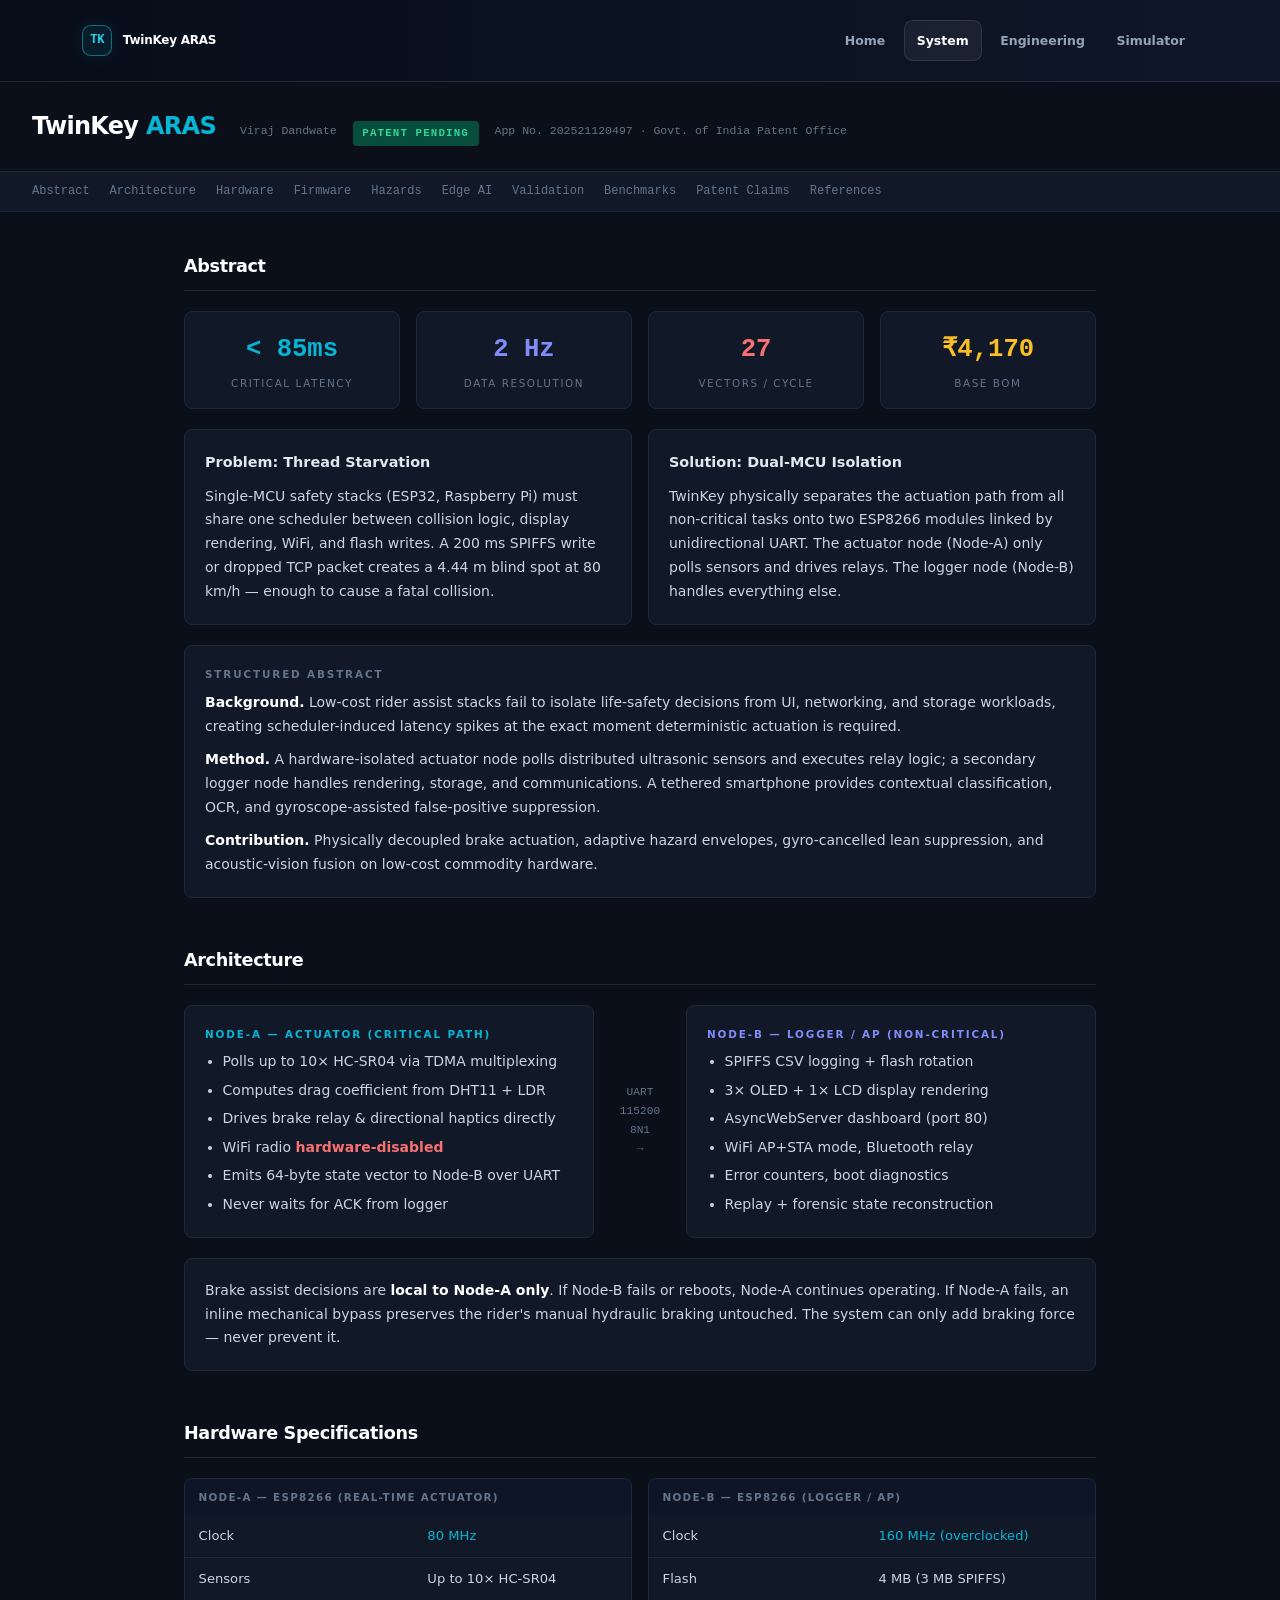
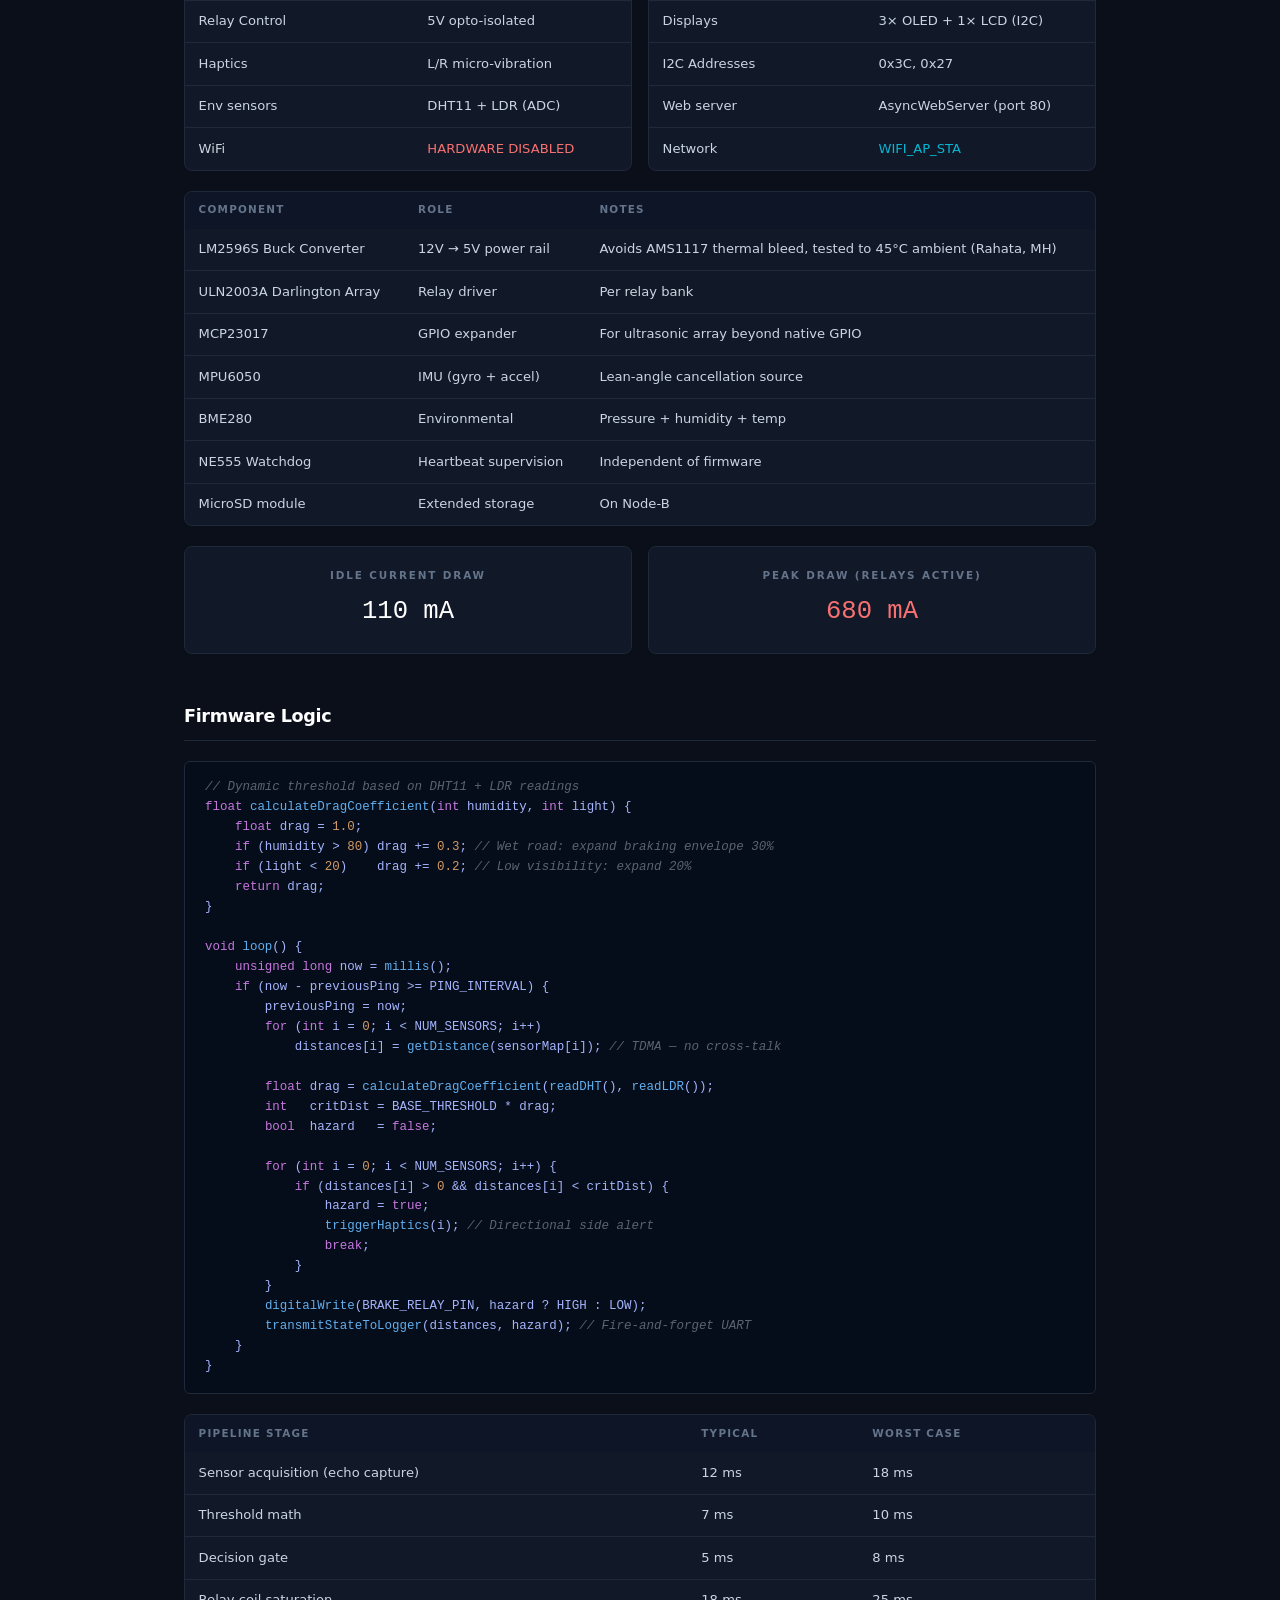
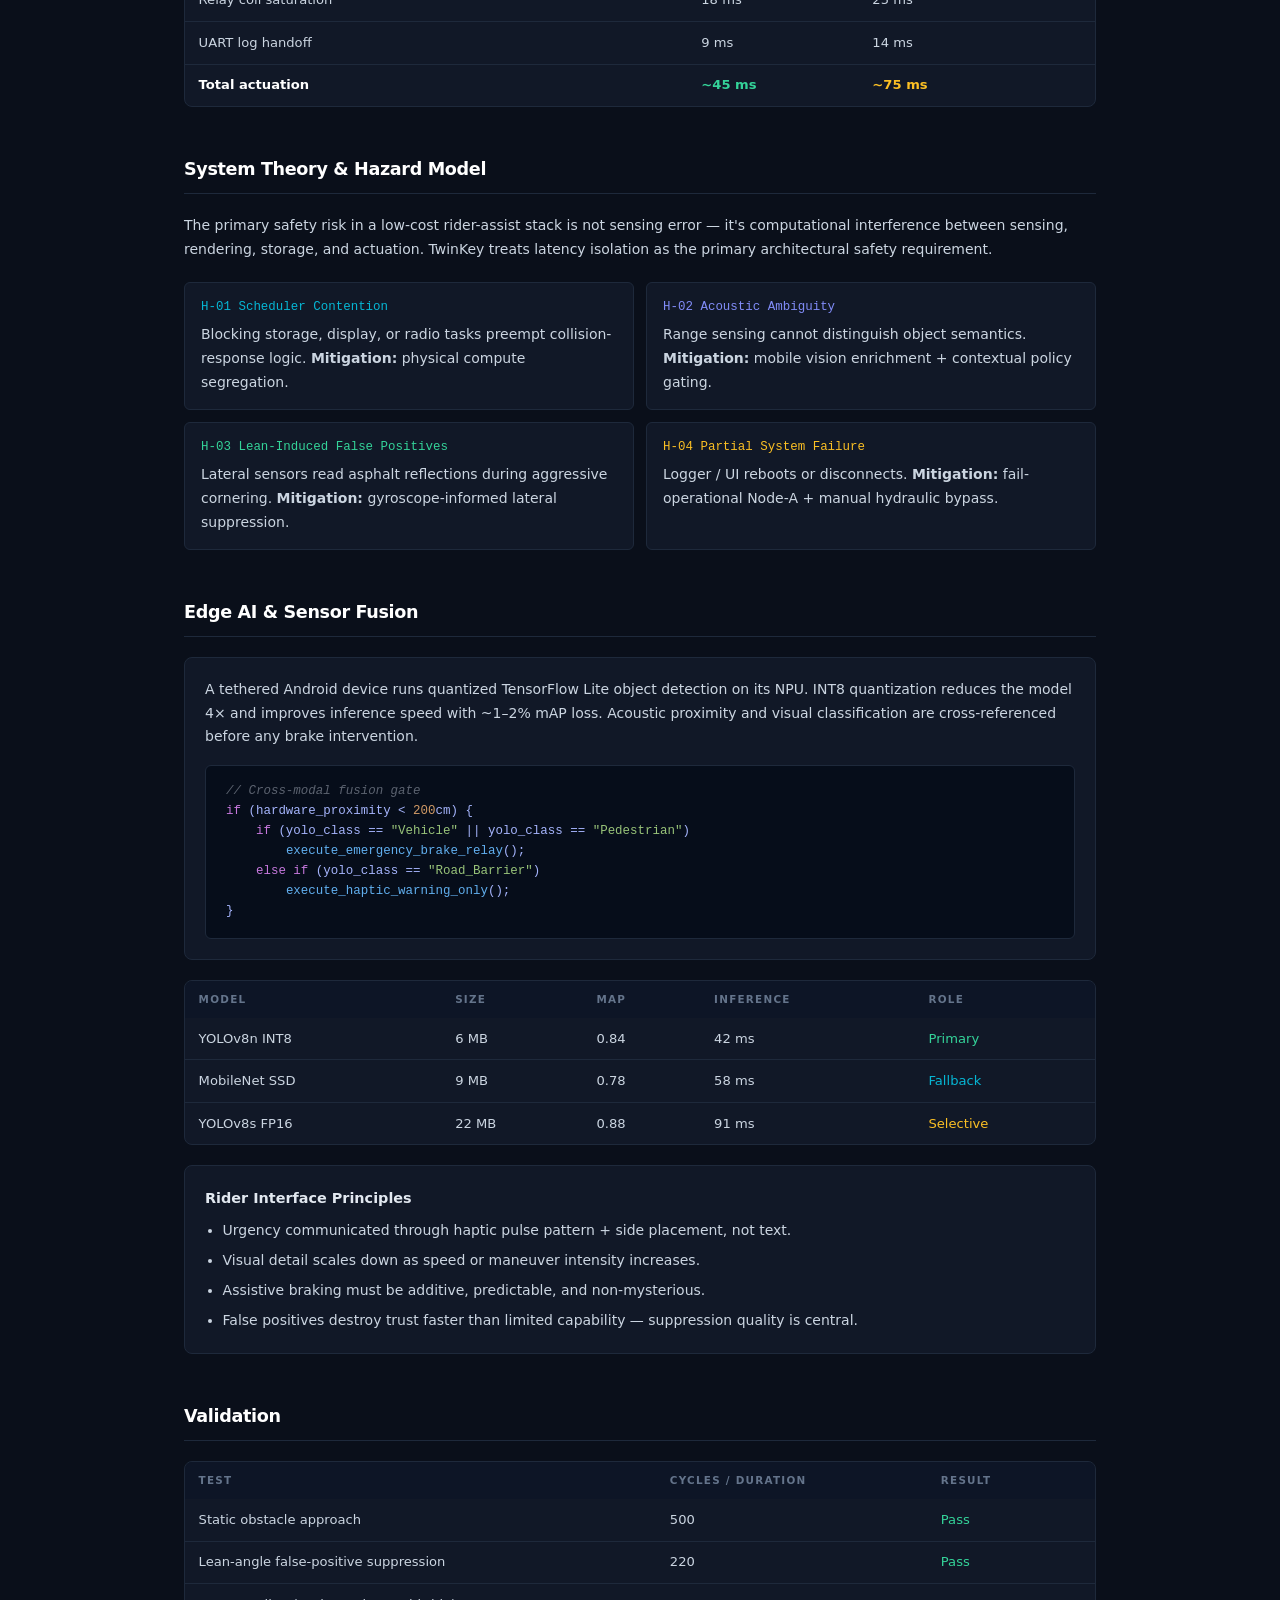
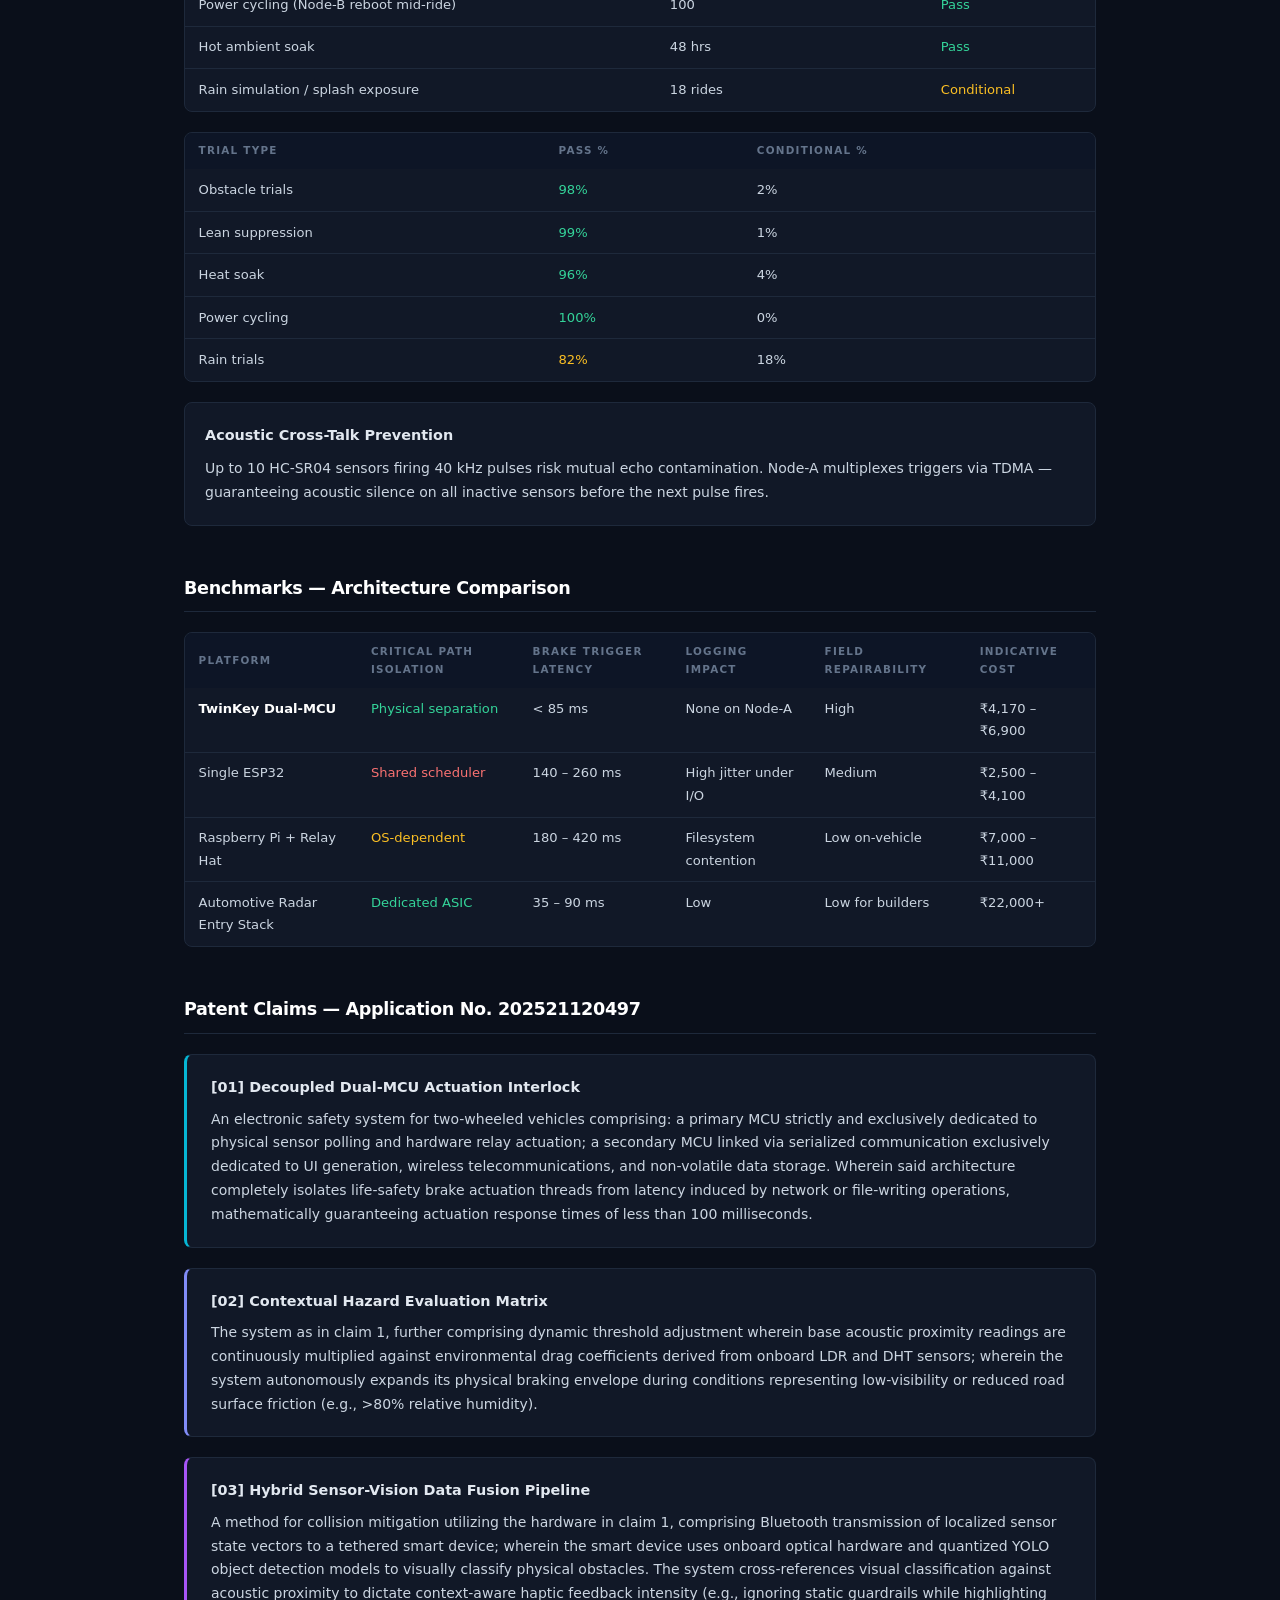
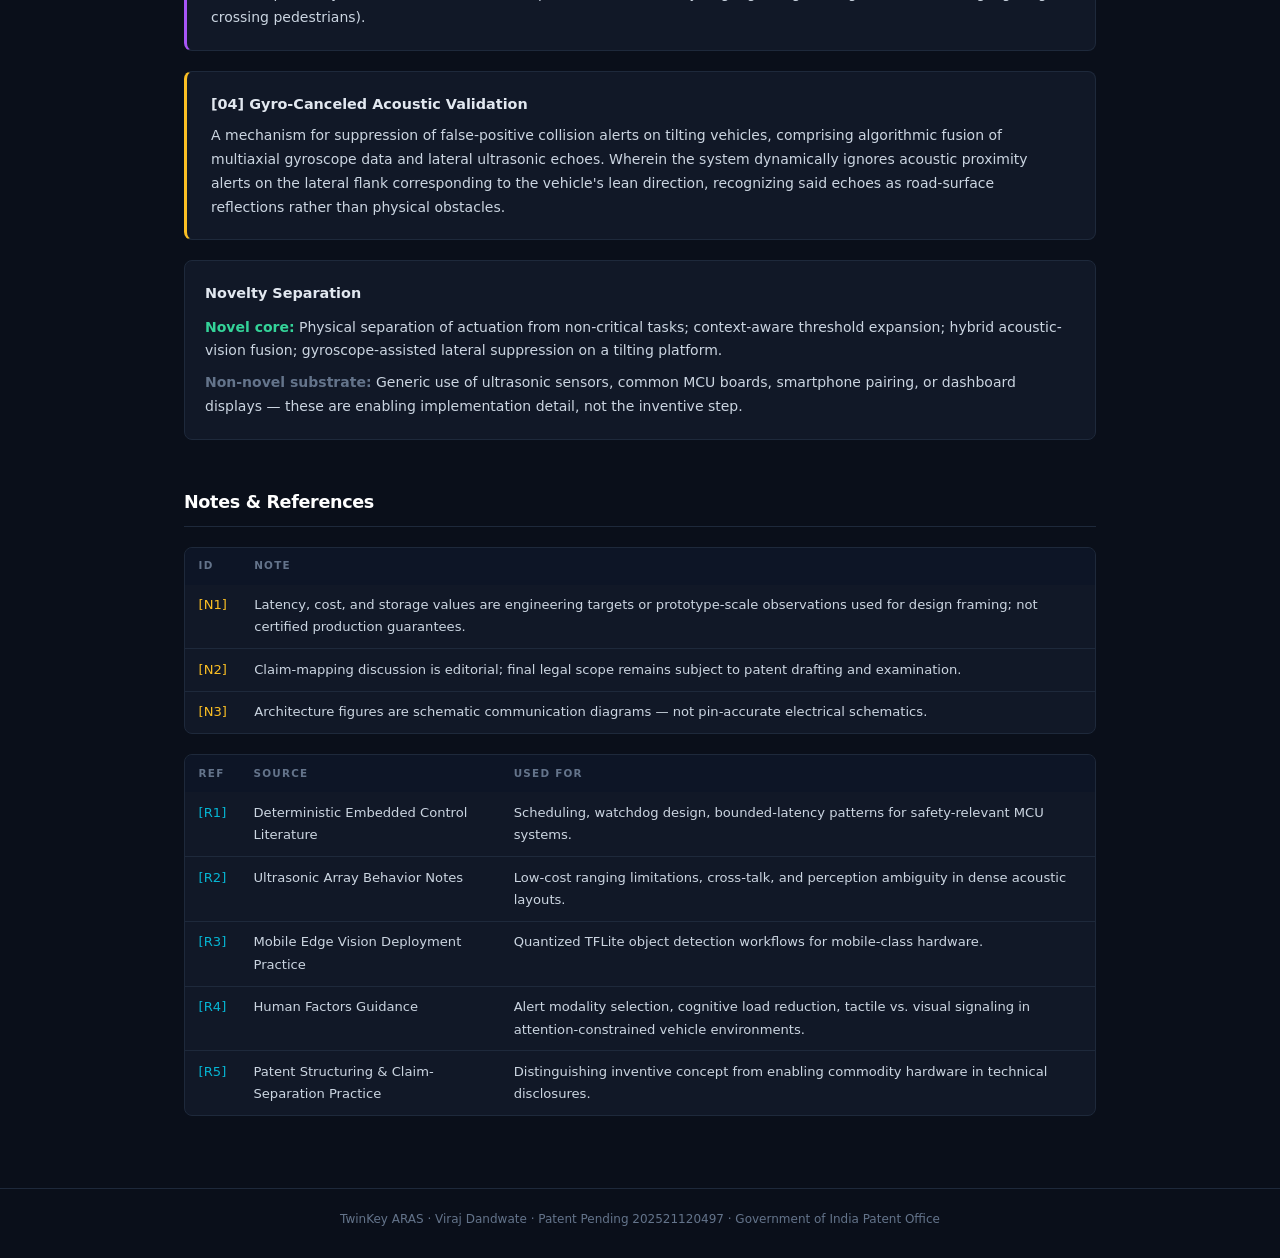
<file: information.html>
<!DOCTYPE html>
<html lang="en">
<head>
<meta charset="UTF-8">
<meta name="viewport" content="width=device-width, initial-scale=1.0">
<title>TwinKey ARAS — Engineering Dossier</title>
<link rel="stylesheet" href="site.css">
<style>
  :root { --bg: #0a0f1a; --panel: #111827; --border: #1e293b; --text: #cbd5e1; --muted: #64748b; --cyan: #06b6d4; --indigo: #818cf8; --green: #34d399; --amber: #fbbf24; --rose: #f87171; }
  * { box-sizing: border-box; margin: 0; padding: 0; }
  body { background: var(--bg); color: var(--text); font-family: system-ui, sans-serif; font-size: 14px; line-height: 1.7; }
  a { color: var(--cyan); text-decoration: none; }
  a:hover { text-decoration: underline; }

  header { padding: 1.5rem 2rem; border-bottom: 1px solid var(--border); display: flex; align-items: baseline; gap: 1.5rem; flex-wrap: wrap; }
  header h1 { font-size: 1.5rem; font-weight: 900; color: #fff; letter-spacing: -0.03em; }
  header h1 span { color: var(--cyan); }
  header .meta { font-size: 0.72rem; color: var(--muted); font-family: monospace; display: flex; gap: 1rem; flex-wrap: wrap; }
  header .badge { background: #064e3b; color: var(--green); padding: 0.2rem 0.6rem; border-radius: 4px; font-weight: 700; letter-spacing: 0.1em; font-size: 0.68rem; }

  nav { background: var(--panel); border-bottom: 1px solid var(--border); padding: 0.6rem 2rem; display: flex; gap: 1.25rem; flex-wrap: wrap; font-size: 0.75rem; font-family: monospace; }
  nav a { color: var(--muted); }
  nav a:hover { color: #fff; text-decoration: none; }

  main { max-width: 960px; margin: 0 auto; padding: 2.5rem 1.5rem; display: flex; flex-direction: column; gap: 3rem; }

  section { display: flex; flex-direction: column; gap: 1.25rem; }
  h2 { font-size: 1.1rem; font-weight: 800; color: #fff; letter-spacing: -0.02em; border-bottom: 1px solid var(--border); padding-bottom: 0.5rem; }
  h3 { font-size: 0.9rem; font-weight: 700; color: #e2e8f0; }
  p { color: var(--text); }

  .metrics { display: grid; grid-template-columns: repeat(auto-fit, minmax(160px, 1fr)); gap: 1rem; }
  .metric { background: var(--panel); border: 1px solid var(--border); border-radius: 8px; padding: 1rem; text-align: center; }
  .metric .val { font-size: 1.6rem; font-weight: 900; font-family: monospace; }
  .metric .lbl { font-size: 0.65rem; text-transform: uppercase; letter-spacing: 0.15em; color: var(--muted); margin-top: 0.2rem; }

  .grid-2 { display: grid; grid-template-columns: 1fr 1fr; gap: 1rem; }
  .grid-3 { display: grid; grid-template-columns: repeat(3, 1fr); gap: 1rem; }
  @media(max-width: 600px) { .grid-2, .grid-3 { grid-template-columns: 1fr; } }

  .card { background: var(--panel); border: 1px solid var(--border); border-radius: 8px; padding: 1.25rem; }
  .card h3 { margin-bottom: 0.6rem; }

  table { width: 100%; border-collapse: collapse; font-size: 0.82rem; }
  thead { background: #0d1526; }
  th { text-align: left; padding: 0.6rem 0.85rem; color: var(--muted); text-transform: uppercase; font-size: 0.65rem; letter-spacing: 0.12em; font-weight: 700; }
  td { padding: 0.6rem 0.85rem; border-bottom: 1px solid var(--border); vertical-align: top; }
  tr:last-child td { border-bottom: none; }
  .tbl-wrap { background: var(--panel); border: 1px solid var(--border); border-radius: 8px; overflow: hidden; }

  .label { font-size: 0.65rem; text-transform: uppercase; letter-spacing: 0.18em; color: var(--muted); font-weight: 700; }
  .tag-green { color: var(--green); } .tag-amber { color: var(--amber); } .tag-rose { color: var(--rose); } .tag-cyan { color: var(--cyan); } .tag-ind { color: var(--indigo); }

  .claim { background: var(--panel); border: 1px solid var(--border); border-left: 3px solid var(--cyan); border-radius: 8px; padding: 1.25rem 1.5rem; }
  .claim + .claim { border-left-color: var(--indigo); }
  .claim + .claim + .claim { border-left-color: #a855f7; }
  .claim + .claim + .claim + .claim { border-left-color: var(--amber); }
  .claim h3 { margin-bottom: 0.5rem; }

  code { font-family: 'JetBrains Mono', monospace; font-size: 0.78rem; }
  pre { background: #060d1a; border: 1px solid var(--border); border-radius: 6px; padding: 1rem 1.25rem; overflow-x: auto; font-size: 0.75rem; line-height: 1.6; color: #a5b4fc; }
  .kw { color: #c678dd; } .fn { color: #61afef; } .str { color: #98c379; } .cm { color: #5c6370; font-style: italic; } .nm { color: #d19a66; }

  .hazard-grid { display: grid; grid-template-columns: 1fr 1fr; gap: 0.75rem; }
  @media(max-width:500px){ .hazard-grid { grid-template-columns: 1fr; } }
  .hazard { background: var(--panel); border: 1px solid var(--border); border-radius: 6px; padding: 0.9rem 1rem; }
  .hazard .hid { font-family: monospace; font-size: 0.78rem; margin-bottom: 0.3rem; }

  .arch-row { display: grid; grid-template-columns: 1fr 60px 1fr; gap: 1rem; align-items: center; }
  @media(max-width:560px){ .arch-row { grid-template-columns: 1fr; } .arch-mid { display: none; } }
  .arch-mid { text-align: center; font-family: monospace; font-size: 0.7rem; color: var(--muted); }

  footer { border-top: 1px solid var(--border); padding: 1.25rem 2rem; text-align: center; font-size: 0.75rem; color: var(--muted); margin-top: 2rem; }
</style>
</head>
<body>

<header>
  <h1>TwinKey <span>ARAS</span></h1>
  <div class="meta">
    <span>Viraj Dandwate</span>
    <span class="badge">PATENT PENDING</span>
    <span>App No. 202521120497 · Govt. of India Patent Office</span>
  </div>
</header>

<nav>
  <a href="#abstract">Abstract</a>
  <a href="#architecture">Architecture</a>
  <a href="#hardware">Hardware</a>
  <a href="#firmware">Firmware</a>
  <a href="#hazards">Hazards</a>
  <a href="#ai">Edge AI</a>
  <a href="#validation">Validation</a>
  <a href="#benchmarks">Benchmarks</a>
  <a href="#claims">Patent Claims</a>
  <a href="#references">References</a>
</nav>

<main>

<!-- ABSTRACT -->
<section id="abstract">
  <h2>Abstract</h2>

  <div class="metrics">
    <div class="metric"><div class="val tag-cyan">&lt; 85ms</div><div class="lbl">Critical Latency</div></div>
    <div class="metric"><div class="val tag-ind">2 Hz</div><div class="lbl">Data Resolution</div></div>
    <div class="metric"><div class="val tag-rose">27</div><div class="lbl">Vectors / Cycle</div></div>
    <div class="metric"><div class="val tag-amber">₹4,170</div><div class="lbl">Base BOM</div></div>
  </div>

  <div class="grid-2">
    <div class="card">
      <h3>Problem: Thread Starvation</h3>
      <p>Single-MCU safety stacks (ESP32, Raspberry Pi) must share one scheduler between collision logic, display rendering, WiFi, and flash writes. A 200 ms SPIFFS write or dropped TCP packet creates a 4.44 m blind spot at 80 km/h — enough to cause a fatal collision.</p>
    </div>
    <div class="card">
      <h3>Solution: Dual-MCU Isolation</h3>
      <p>TwinKey physically separates the actuation path from all non-critical tasks onto two ESP8266 modules linked by unidirectional UART. The actuator node (Node-A) only polls sensors and drives relays. The logger node (Node-B) handles everything else.</p>
    </div>
  </div>

  <div class="card">
    <div class="label" style="margin-bottom:0.5rem">Structured Abstract</div>
    <p><strong style="color:#fff">Background.</strong> Low-cost rider assist stacks fail to isolate life-safety decisions from UI, networking, and storage workloads, creating scheduler-induced latency spikes at the exact moment deterministic actuation is required.</p>
    <p style="margin-top:0.6rem"><strong style="color:#fff">Method.</strong> A hardware-isolated actuator node polls distributed ultrasonic sensors and executes relay logic; a secondary logger node handles rendering, storage, and communications. A tethered smartphone provides contextual classification, OCR, and gyroscope-assisted false-positive suppression.</p>
    <p style="margin-top:0.6rem"><strong style="color:#fff">Contribution.</strong> Physically decoupled brake actuation, adaptive hazard envelopes, gyro-cancelled lean suppression, and acoustic-vision fusion on low-cost commodity hardware.</p>
  </div>
</section>

<!-- ARCHITECTURE -->
<section id="architecture">
  <h2>Architecture</h2>

  <div class="arch-row">
    <div class="card">
      <div class="label" style="margin-bottom:0.4rem; color:var(--cyan)">Node-A — Actuator (Critical Path)</div>
      <ul style="padding-left:1.1rem; display:flex; flex-direction:column; gap:0.3rem;">
        <li>Polls up to 10× HC-SR04 via TDMA multiplexing</li>
        <li>Computes drag coefficient from DHT11 + LDR</li>
        <li>Drives brake relay &amp; directional haptics directly</li>
        <li>WiFi radio <strong style="color:var(--rose)">hardware-disabled</strong></li>
        <li>Emits 64-byte state vector to Node-B over UART</li>
        <li>Never waits for ACK from logger</li>
      </ul>
    </div>
    <div class="arch-mid">
      UART<br>115200<br>8N1<br>→
    </div>
    <div class="card">
      <div class="label" style="margin-bottom:0.4rem; color:var(--indigo)">Node-B — Logger / AP (Non-Critical)</div>
      <ul style="padding-left:1.1rem; display:flex; flex-direction:column; gap:0.3rem;">
        <li>SPIFFS CSV logging + flash rotation</li>
        <li>3× OLED + 1× LCD display rendering</li>
        <li>AsyncWebServer dashboard (port 80)</li>
        <li>WiFi AP+STA mode, Bluetooth relay</li>
        <li>Error counters, boot diagnostics</li>
        <li>Replay + forensic state reconstruction</li>
      </ul>
    </div>
  </div>

  <div class="card">
    <p>Brake assist decisions are <strong style="color:#fff">local to Node-A only</strong>. If Node-B fails or reboots, Node-A continues operating. If Node-A fails, an inline mechanical bypass preserves the rider's manual hydraulic braking untouched. The system can only add braking force — never prevent it.</p>
  </div>
</section>

<!-- HARDWARE -->
<section id="hardware">
  <h2>Hardware Specifications</h2>

  <div class="grid-2">
    <div class="tbl-wrap">
      <table>
        <thead><tr><th colspan="2">Node-A — ESP8266 (Real-Time Actuator)</th></tr></thead>
        <tbody>
          <tr><td>Clock</td><td class="tag-cyan">80 MHz</td></tr>
          <tr><td>Sensors</td><td>Up to 10× HC-SR04</td></tr>
          <tr><td>Relay Control</td><td>5V opto-isolated</td></tr>
          <tr><td>Haptics</td><td>L/R micro-vibration</td></tr>
          <tr><td>Env sensors</td><td>DHT11 + LDR (ADC)</td></tr>
          <tr><td>WiFi</td><td class="tag-rose">HARDWARE DISABLED</td></tr>
        </tbody>
      </table>
    </div>
    <div class="tbl-wrap">
      <table>
        <thead><tr><th colspan="2">Node-B — ESP8266 (Logger / AP)</th></tr></thead>
        <tbody>
          <tr><td>Clock</td><td class="tag-cyan">160 MHz (overclocked)</td></tr>
          <tr><td>Flash</td><td>4 MB (3 MB SPIFFS)</td></tr>
          <tr><td>Displays</td><td>3× OLED + 1× LCD (I2C)</td></tr>
          <tr><td>I2C Addresses</td><td>0x3C, 0x27</td></tr>
          <tr><td>Web server</td><td>AsyncWebServer (port 80)</td></tr>
          <tr><td>Network</td><td class="tag-cyan">WIFI_AP_STA</td></tr>
        </tbody>
      </table>
    </div>
  </div>

  <div class="tbl-wrap">
    <table>
      <thead><tr><th>Component</th><th>Role</th><th>Notes</th></tr></thead>
      <tbody>
        <tr><td>LM2596S Buck Converter</td><td>12V → 5V power rail</td><td>Avoids AMS1117 thermal bleed, tested to 45°C ambient (Rahata, MH)</td></tr>
        <tr><td>ULN2003A Darlington Array</td><td>Relay driver</td><td>Per relay bank</td></tr>
        <tr><td>MCP23017</td><td>GPIO expander</td><td>For ultrasonic array beyond native GPIO</td></tr>
        <tr><td>MPU6050</td><td>IMU (gyro + accel)</td><td>Lean-angle cancellation source</td></tr>
        <tr><td>BME280</td><td>Environmental</td><td>Pressure + humidity + temp</td></tr>
        <tr><td>NE555 Watchdog</td><td>Heartbeat supervision</td><td>Independent of firmware</td></tr>
        <tr><td>MicroSD module</td><td>Extended storage</td><td>On Node-B</td></tr>
      </tbody>
    </table>
  </div>

  <div class="grid-2">
    <div class="card" style="text-align:center">
      <div class="label">Idle Current Draw</div>
      <div style="font-size:1.6rem; font-family:monospace; color:#fff; margin-top:0.3rem">110 mA</div>
    </div>
    <div class="card" style="text-align:center">
      <div class="label">Peak Draw (Relays Active)</div>
      <div style="font-size:1.6rem; font-family:monospace; color:var(--rose); margin-top:0.3rem">680 mA</div>
    </div>
  </div>
</section>

<!-- FIRMWARE -->
<section id="firmware">
  <h2>Firmware Logic</h2>

  <pre><code><span class="cm">// Dynamic threshold based on DHT11 + LDR readings</span>
<span class="kw">float</span> <span class="fn">calculateDragCoefficient</span>(<span class="kw">int</span> humidity, <span class="kw">int</span> light) {
    <span class="kw">float</span> drag = <span class="nm">1.0</span>;
    <span class="kw">if</span> (humidity > <span class="nm">80</span>) drag += <span class="nm">0.3</span>; <span class="cm">// Wet road: expand braking envelope 30%</span>
    <span class="kw">if</span> (light < <span class="nm">20</span>)    drag += <span class="nm">0.2</span>; <span class="cm">// Low visibility: expand 20%</span>
    <span class="kw">return</span> drag;
}

<span class="kw">void</span> <span class="fn">loop</span>() {
    <span class="kw">unsigned long</span> now = <span class="fn">millis</span>();
    <span class="kw">if</span> (now - previousPing >= PING_INTERVAL) {
        previousPing = now;
        <span class="kw">for</span> (<span class="kw">int</span> i = <span class="nm">0</span>; i < NUM_SENSORS; i++)
            distances[i] = <span class="fn">getDistance</span>(sensorMap[i]); <span class="cm">// TDMA — no cross-talk</span>

        <span class="kw">float</span> drag = <span class="fn">calculateDragCoefficient</span>(<span class="fn">readDHT</span>(), <span class="fn">readLDR</span>());
        <span class="kw">int</span>   critDist = BASE_THRESHOLD * drag;
        <span class="kw">bool</span>  hazard   = <span class="kw">false</span>;

        <span class="kw">for</span> (<span class="kw">int</span> i = <span class="nm">0</span>; i < NUM_SENSORS; i++) {
            <span class="kw">if</span> (distances[i] > <span class="nm">0</span> && distances[i] < critDist) {
                hazard = <span class="kw">true</span>;
                <span class="fn">triggerHaptics</span>(i); <span class="cm">// Directional side alert</span>
                <span class="kw">break</span>;
            }
        }
        <span class="fn">digitalWrite</span>(BRAKE_RELAY_PIN, hazard ? HIGH : LOW);
        <span class="fn">transmitStateToLogger</span>(distances, hazard); <span class="cm">// Fire-and-forget UART</span>
    }
}</code></pre>

  <div class="tbl-wrap">
    <table>
      <thead><tr><th>Pipeline Stage</th><th>Typical</th><th>Worst Case</th></tr></thead>
      <tbody>
        <tr><td>Sensor acquisition (echo capture)</td><td>12 ms</td><td>18 ms</td></tr>
        <tr><td>Threshold math</td><td>7 ms</td><td>10 ms</td></tr>
        <tr><td>Decision gate</td><td>5 ms</td><td>8 ms</td></tr>
        <tr><td>Relay coil saturation</td><td>18 ms</td><td>25 ms</td></tr>
        <tr><td>UART log handoff</td><td>9 ms</td><td>14 ms</td></tr>
        <tr><td><strong style="color:#fff">Total actuation</strong></td><td class="tag-green"><strong>~45 ms</strong></td><td class="tag-amber"><strong>~75 ms</strong></td></tr>
      </tbody>
    </table>
  </div>
</section>

<!-- HAZARDS -->
<section id="hazards">
  <h2>System Theory &amp; Hazard Model</h2>
  <p>The primary safety risk in a low-cost rider-assist stack is not sensing error — it's computational interference between sensing, rendering, storage, and actuation. TwinKey treats latency isolation as the primary architectural safety requirement.</p>

  <div class="hazard-grid">
    <div class="hazard">
      <div class="hid tag-cyan">H-01 Scheduler Contention</div>
      <p>Blocking storage, display, or radio tasks preempt collision-response logic. <strong>Mitigation:</strong> physical compute segregation.</p>
    </div>
    <div class="hazard">
      <div class="hid tag-ind">H-02 Acoustic Ambiguity</div>
      <p>Range sensing cannot distinguish object semantics. <strong>Mitigation:</strong> mobile vision enrichment + contextual policy gating.</p>
    </div>
    <div class="hazard">
      <div class="hid tag-green">H-03 Lean-Induced False Positives</div>
      <p>Lateral sensors read asphalt reflections during aggressive cornering. <strong>Mitigation:</strong> gyroscope-informed lateral suppression.</p>
    </div>
    <div class="hazard">
      <div class="hid tag-amber">H-04 Partial System Failure</div>
      <p>Logger / UI reboots or disconnects. <strong>Mitigation:</strong> fail-operational Node-A + manual hydraulic bypass.</p>
    </div>
  </div>
</section>

<!-- EDGE AI -->
<section id="ai">
  <h2>Edge AI &amp; Sensor Fusion</h2>

  <div class="card">
    <p>A tethered Android device runs quantized TensorFlow Lite object detection on its NPU. INT8 quantization reduces the model 4× and improves inference speed with ~1–2% mAP loss. Acoustic proximity and visual classification are cross-referenced before any brake intervention.</p>
    <pre style="margin-top:1rem"><code><span class="cm">// Cross-modal fusion gate</span>
<span class="kw">if</span> (hardware_proximity < <span class="nm">200</span>cm) {
    <span class="kw">if</span> (yolo_class == <span class="str">"Vehicle"</span> || yolo_class == <span class="str">"Pedestrian"</span>)
        <span class="fn">execute_emergency_brake_relay</span>();
    <span class="kw">else if</span> (yolo_class == <span class="str">"Road_Barrier"</span>)
        <span class="fn">execute_haptic_warning_only</span>();
}</code></pre>
  </div>

  <div class="tbl-wrap">
    <table>
      <thead><tr><th>Model</th><th>Size</th><th>mAP</th><th>Inference</th><th>Role</th></tr></thead>
      <tbody>
        <tr><td>YOLOv8n INT8</td><td>6 MB</td><td>0.84</td><td>42 ms</td><td class="tag-green">Primary</td></tr>
        <tr><td>MobileNet SSD</td><td>9 MB</td><td>0.78</td><td>58 ms</td><td class="tag-cyan">Fallback</td></tr>
        <tr><td>YOLOv8s FP16</td><td>22 MB</td><td>0.88</td><td>91 ms</td><td class="tag-amber">Selective</td></tr>
      </tbody>
    </table>
  </div>

  <div class="card">
    <h3 style="margin-bottom:0.5rem">Rider Interface Principles</h3>
    <ul style="padding-left:1.1rem; display:flex; flex-direction:column; gap:0.4rem;">
      <li>Urgency communicated through haptic pulse pattern + side placement, not text.</li>
      <li>Visual detail scales down as speed or maneuver intensity increases.</li>
      <li>Assistive braking must be additive, predictable, and non-mysterious.</li>
      <li>False positives destroy trust faster than limited capability — suppression quality is central.</li>
    </ul>
  </div>
</section>

<!-- VALIDATION -->
<section id="validation">
  <h2>Validation</h2>

  <div class="tbl-wrap">
    <table>
      <thead><tr><th>Test</th><th>Cycles / Duration</th><th>Result</th></tr></thead>
      <tbody>
        <tr><td>Static obstacle approach</td><td>500</td><td class="tag-green">Pass</td></tr>
        <tr><td>Lean-angle false-positive suppression</td><td>220</td><td class="tag-green">Pass</td></tr>
        <tr><td>Power cycling (Node-B reboot mid-ride)</td><td>100</td><td class="tag-green">Pass</td></tr>
        <tr><td>Hot ambient soak</td><td>48 hrs</td><td class="tag-green">Pass</td></tr>
        <tr><td>Rain simulation / splash exposure</td><td>18 rides</td><td class="tag-amber">Conditional</td></tr>
      </tbody>
    </table>
  </div>

  <div class="tbl-wrap">
    <table>
      <thead><tr><th>Trial Type</th><th>Pass %</th><th>Conditional %</th></tr></thead>
      <tbody>
        <tr><td>Obstacle trials</td><td class="tag-green">98%</td><td>2%</td></tr>
        <tr><td>Lean suppression</td><td class="tag-green">99%</td><td>1%</td></tr>
        <tr><td>Heat soak</td><td class="tag-green">96%</td><td>4%</td></tr>
        <tr><td>Power cycling</td><td class="tag-green">100%</td><td>0%</td></tr>
        <tr><td>Rain trials</td><td class="tag-amber">82%</td><td>18%</td></tr>
      </tbody>
    </table>
  </div>

  <div class="card">
    <h3>Acoustic Cross-Talk Prevention</h3>
    <p>Up to 10 HC-SR04 sensors firing 40 kHz pulses risk mutual echo contamination. Node-A multiplexes triggers via TDMA — guaranteeing acoustic silence on all inactive sensors before the next pulse fires.</p>
  </div>
</section>

<!-- BENCHMARKS -->
<section id="benchmarks">
  <h2>Benchmarks — Architecture Comparison</h2>

  <div class="tbl-wrap">
    <table>
      <thead>
        <tr>
          <th>Platform</th>
          <th>Critical Path Isolation</th>
          <th>Brake Trigger Latency</th>
          <th>Logging Impact</th>
          <th>Field Repairability</th>
          <th>Indicative Cost</th>
        </tr>
      </thead>
      <tbody>
        <tr>
          <td><strong style="color:#fff">TwinKey Dual-MCU</strong></td>
          <td class="tag-green">Physical separation</td>
          <td>&lt; 85 ms</td>
          <td>None on Node-A</td>
          <td>High</td>
          <td>₹4,170 – ₹6,900</td>
        </tr>
        <tr>
          <td>Single ESP32</td>
          <td class="tag-rose">Shared scheduler</td>
          <td>140 – 260 ms</td>
          <td>High jitter under I/O</td>
          <td>Medium</td>
          <td>₹2,500 – ₹4,100</td>
        </tr>
        <tr>
          <td>Raspberry Pi + Relay Hat</td>
          <td class="tag-amber">OS-dependent</td>
          <td>180 – 420 ms</td>
          <td>Filesystem contention</td>
          <td>Low on-vehicle</td>
          <td>₹7,000 – ₹11,000</td>
        </tr>
        <tr>
          <td>Automotive Radar Entry Stack</td>
          <td class="tag-green">Dedicated ASIC</td>
          <td>35 – 90 ms</td>
          <td>Low</td>
          <td>Low for builders</td>
          <td>₹22,000+</td>
        </tr>
      </tbody>
    </table>
  </div>
</section>

<!-- PATENT CLAIMS -->
<section id="claims">
  <h2>Patent Claims — Application No. 202521120497</h2>

  <div class="claim">
    <h3>[01] Decoupled Dual-MCU Actuation Interlock</h3>
    <p>An electronic safety system for two-wheeled vehicles comprising: a primary MCU strictly and exclusively dedicated to physical sensor polling and hardware relay actuation; a secondary MCU linked via serialized communication exclusively dedicated to UI generation, wireless telecommunications, and non-volatile data storage. Wherein said architecture completely isolates life-safety brake actuation threads from latency induced by network or file-writing operations, mathematically guaranteeing actuation response times of less than 100 milliseconds.</p>
  </div>

  <div class="claim">
    <h3>[02] Contextual Hazard Evaluation Matrix</h3>
    <p>The system as in claim 1, further comprising dynamic threshold adjustment wherein base acoustic proximity readings are continuously multiplied against environmental drag coefficients derived from onboard LDR and DHT sensors; wherein the system autonomously expands its physical braking envelope during conditions representing low-visibility or reduced road surface friction (e.g., &gt;80% relative humidity).</p>
  </div>

  <div class="claim">
    <h3>[03] Hybrid Sensor-Vision Data Fusion Pipeline</h3>
    <p>A method for collision mitigation utilizing the hardware in claim 1, comprising Bluetooth transmission of localized sensor state vectors to a tethered smart device; wherein the smart device uses onboard optical hardware and quantized YOLO object detection models to visually classify physical obstacles. The system cross-references visual classification against acoustic proximity to dictate context-aware haptic feedback intensity (e.g., ignoring static guardrails while highlighting crossing pedestrians).</p>
  </div>

  <div class="claim">
    <h3>[04] Gyro-Canceled Acoustic Validation</h3>
    <p>A mechanism for suppression of false-positive collision alerts on tilting vehicles, comprising algorithmic fusion of multiaxial gyroscope data and lateral ultrasonic echoes. Wherein the system dynamically ignores acoustic proximity alerts on the lateral flank corresponding to the vehicle's lean direction, recognizing said echoes as road-surface reflections rather than physical obstacles.</p>
  </div>

  <div class="card">
    <h3>Novelty Separation</h3>
    <p><strong style="color:var(--green)">Novel core:</strong> Physical separation of actuation from non-critical tasks; context-aware threshold expansion; hybrid acoustic-vision fusion; gyroscope-assisted lateral suppression on a tilting platform.</p>
    <p style="margin-top:0.5rem"><strong style="color:var(--muted)">Non-novel substrate:</strong> Generic use of ultrasonic sensors, common MCU boards, smartphone pairing, or dashboard displays — these are enabling implementation detail, not the inventive step.</p>
  </div>
</section>

<!-- REFERENCES -->
<section id="references">
  <h2>Notes &amp; References</h2>

  <div class="tbl-wrap">
    <table>
      <thead><tr><th>ID</th><th>Note</th></tr></thead>
      <tbody>
        <tr><td class="tag-amber">[N1]</td><td>Latency, cost, and storage values are engineering targets or prototype-scale observations used for design framing; not certified production guarantees.</td></tr>
        <tr><td class="tag-amber">[N2]</td><td>Claim-mapping discussion is editorial; final legal scope remains subject to patent drafting and examination.</td></tr>
        <tr><td class="tag-amber">[N3]</td><td>Architecture figures are schematic communication diagrams — not pin-accurate electrical schematics.</td></tr>
      </tbody>
    </table>
  </div>

  <div class="tbl-wrap">
    <table>
      <thead><tr><th>Ref</th><th>Source</th><th>Used For</th></tr></thead>
      <tbody>
        <tr><td class="tag-cyan">[R1]</td><td>Deterministic Embedded Control Literature</td><td>Scheduling, watchdog design, bounded-latency patterns for safety-relevant MCU systems.</td></tr>
        <tr><td class="tag-cyan">[R2]</td><td>Ultrasonic Array Behavior Notes</td><td>Low-cost ranging limitations, cross-talk, and perception ambiguity in dense acoustic layouts.</td></tr>
        <tr><td class="tag-cyan">[R3]</td><td>Mobile Edge Vision Deployment Practice</td><td>Quantized TFLite object detection workflows for mobile-class hardware.</td></tr>
        <tr><td class="tag-cyan">[R4]</td><td>Human Factors Guidance</td><td>Alert modality selection, cognitive load reduction, tactile vs. visual signaling in attention-constrained vehicle environments.</td></tr>
        <tr><td class="tag-cyan">[R5]</td><td>Patent Structuring &amp; Claim-Separation Practice</td><td>Distinguishing inventive concept from enabling commodity hardware in technical disclosures.</td></tr>
      </tbody>
    </table>
  </div>
</section>

</main>

<footer>TwinKey ARAS · Viraj Dandwate · Patent Pending 202521120497 · Government of India Patent Office</footer>

<script src="site.js"></script>
</body>
</html>
</file>
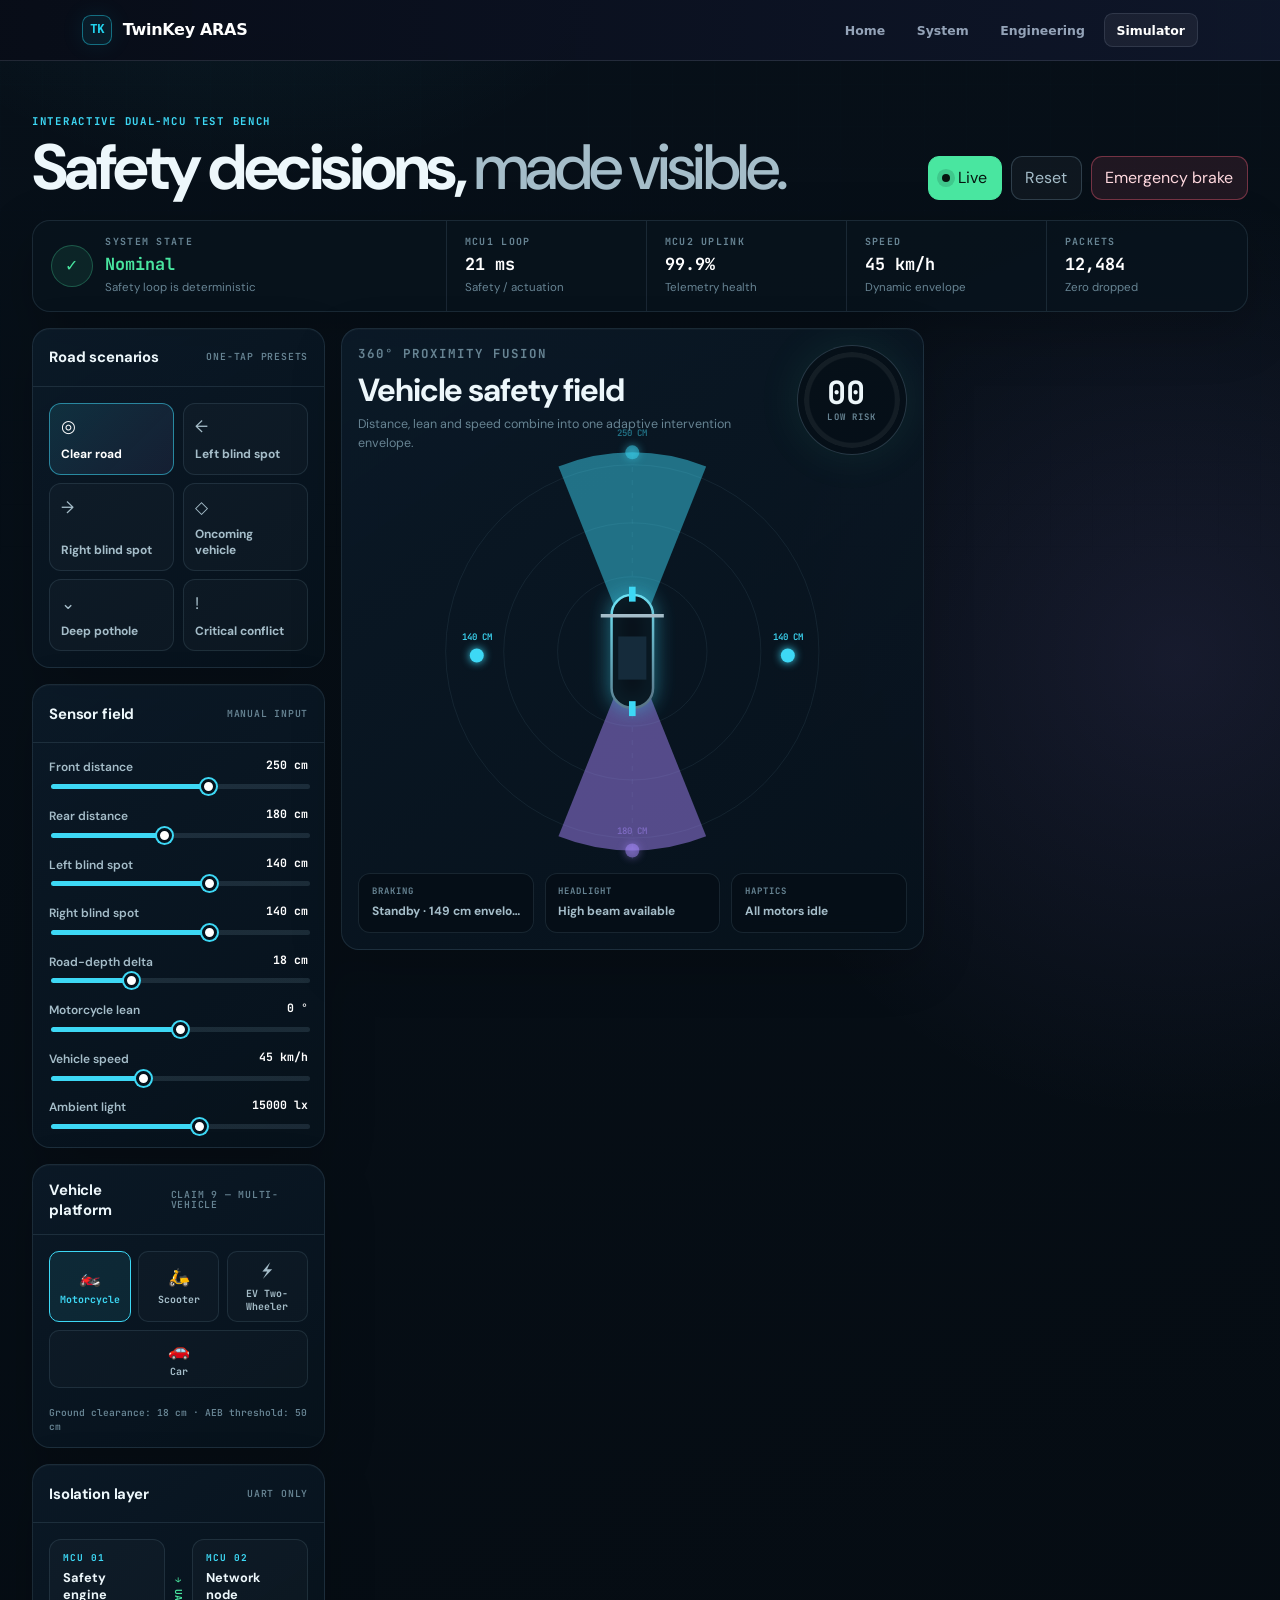
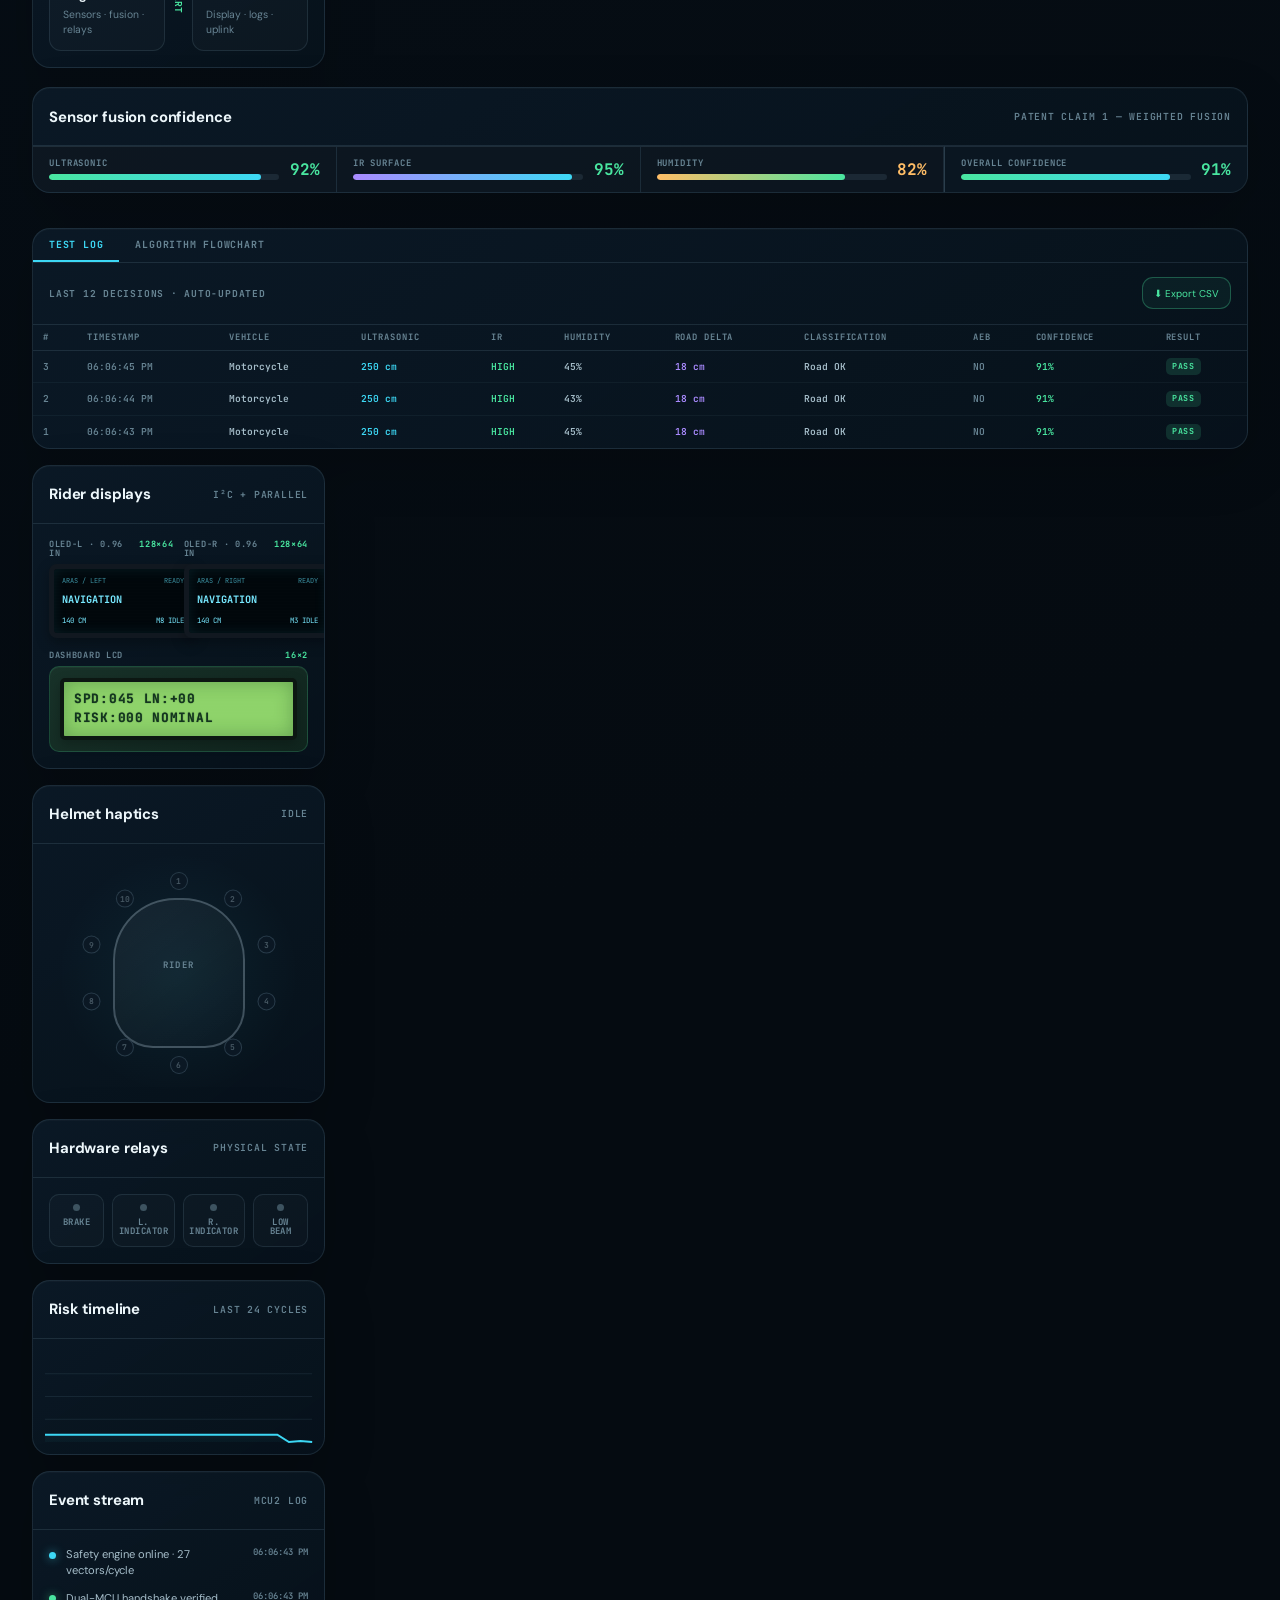
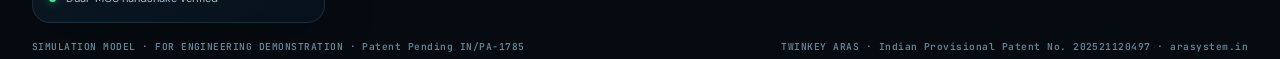
<file: simulator.html>
<!doctype html>
<html lang="en">
<head>
  <meta charset="utf-8">
  <meta name="viewport" content="width=device-width, initial-scale=1">
  <meta name="description" content="Interactive TwinKey ARAS dual-MCU rider safety simulator.">
  <meta name="theme-color" content="#071019">
  <title>TwinKey ARAS — Live Safety Simulator</title>
  <link rel="preconnect" href="https://fonts.googleapis.com">
  <link rel="preconnect" href="https://fonts.gstatic.com" crossorigin>
  <link href="https://fonts.googleapis.com/css2?family=DM+Sans:wght@400;500;600;700&family=JetBrains+Mono:wght@500;600;700&display=swap" rel="stylesheet">
  <link rel="stylesheet" href="site.css">
  <style>
    :root {
      --bg: #071019;
      --bg-2: #091521;
      --panel: rgba(12, 27, 41, .86);
      --panel-2: rgba(16, 35, 52, .82);
      --line: rgba(141, 180, 203, .14);
      --line-strong: rgba(141, 180, 203, .25);
      --text: #edf7fb;
      --soft: #a5bdc9;
      --muted: #678493;
      --cyan: #3dd8f5;
      --green: #49e6a0;
      --amber: #ffbd66;
      --red: #ff637d;
      --purple: #aa8bff;
      --mono: "JetBrains Mono", monospace;
      --sans: "DM Sans", sans-serif;
      --radius: 18px;
    }

    * { box-sizing: border-box; }
    html { color-scheme: dark; scroll-behavior: smooth; }
    body {
      margin: 0;
      min-width: 320px;
      min-height: 100vh;
      color: var(--text);
      background:
        radial-gradient(circle at 20% -10%, rgba(61,216,245,.12), transparent 32rem),
        radial-gradient(circle at 92% 20%, rgba(170,139,255,.10), transparent 29rem),
        linear-gradient(160deg, var(--bg), #050b11 72%);
      font-family: var(--sans);
    }

    body::before {
      content: "";
      position: fixed;
      inset: 0;
      z-index: -1;
      opacity: .18;
      pointer-events: none;
      background-image:
        linear-gradient(rgba(120,170,190,.08) 1px, transparent 1px),
        linear-gradient(90deg, rgba(120,170,190,.08) 1px, transparent 1px);
      background-size: 42px 42px;
      mask-image: linear-gradient(to bottom, black, transparent 85%);
    }

    button, input { font: inherit; }
    button { color: inherit; }

    .app {
      width: min(1500px, 100%);
      margin: 0 auto;
      padding: clamp(1rem, 2.5vw, 2rem);
    }

    .eyebrow {
      margin: 0;
      color: var(--cyan);
      font: 700 .67rem/1.2 var(--mono);
      letter-spacing: .16em;
      text-transform: uppercase;
    }

    .masthead {
      display: grid;
      grid-template-columns: minmax(0, 1fr) auto;
      align-items: end;
      gap: 1.25rem;
      margin: 1.4rem 0 1.25rem;
    }

    .masthead h1 {
      max-width: 850px;
      margin: .55rem 0 0;
      font-size: clamp(2rem, 5vw, 4.4rem);
      line-height: .98;
      letter-spacing: -.055em;
    }

    .masthead h1 span { color: var(--soft); font-weight: 500; }

    .session-controls { display: flex; align-items: center; gap: .55rem; }

    .btn {
      min-height: 42px;
      display: inline-flex;
      align-items: center;
      justify-content: center;
      gap: .5rem;
      border: 1px solid var(--line-strong);
      border-radius: 11px;
      padding: .65rem .85rem;
      color: var(--soft);
      background: rgba(255,255,255,.035);
      cursor: pointer;
      transition: 160ms ease;
    }

    .btn:hover { border-color: rgba(61,216,245,.5); color: #fff; transform: translateY(-1px); }
    .btn.is-active { color: #06140f; border-color: var(--green); background: var(--green); }
    .btn--danger { color: #ffd8de; border-color: rgba(255,99,125,.38); background: rgba(255,99,125,.10); }
    .btn--danger:hover { border-color: var(--red); background: rgba(255,99,125,.18); }

    .live-dot {
      width: 8px;
      height: 8px;
      border-radius: 50%;
      background: currentColor;
      box-shadow: 0 0 0 5px color-mix(in srgb, currentColor 14%, transparent);
    }

    .system-strip {
      display: grid;
      grid-template-columns: minmax(230px, 1.45fr) repeat(4, minmax(120px, .7fr));
      overflow: hidden;
      margin-bottom: 1rem;
      border: 1px solid var(--line);
      border-radius: var(--radius);
      background: rgba(8,19,29,.8);
      box-shadow: 0 18px 55px rgba(0,0,0,.22);
    }

    .system-cell {
      min-height: 84px;
      padding: 1rem 1.1rem;
      border-right: 1px solid var(--line);
    }
    .system-cell:last-child { border-right: 0; }
    .system-cell__label { color: var(--muted); font: 700 .62rem/1 var(--mono); letter-spacing: .13em; text-transform: uppercase; }
    .system-cell__value { margin-top: .55rem; color: #fff; font: 700 1.05rem/1.1 var(--mono); }
    .system-cell__sub { margin-top: .35rem; color: var(--muted); font-size: .72rem; }

    .system-state { display: flex; align-items: center; gap: .8rem; }
    .system-state__icon {
      width: 42px; height: 42px; flex: 0 0 auto; display: grid; place-items: center;
      border-radius: 50%; color: var(--green); background: rgba(73,230,160,.09); border: 1px solid rgba(73,230,160,.28);
    }

    .layout {
      display: grid;
      grid-template-columns: minmax(250px, .78fr) minmax(430px, 1.55fr) minmax(270px, .82fr);
      gap: 1rem;
      align-items: start;
    }

    .stack { display: grid; gap: 1rem; min-width: 0; }

    .panel {
      min-width: 0;
      overflow: hidden;
      border: 1px solid var(--line);
      border-radius: var(--radius);
      background: linear-gradient(145deg, var(--panel), rgba(7,18,28,.92));
      box-shadow: 0 18px 52px rgba(0,0,0,.19), inset 0 1px rgba(255,255,255,.025);
    }

    .panel__head {
      min-height: 58px;
      display: flex;
      align-items: center;
      justify-content: space-between;
      gap: 1rem;
      padding: .9rem 1rem;
      border-bottom: 1px solid var(--line);
    }
    .panel__title { margin: 0; font-size: .93rem; letter-spacing: -.01em; }
    .panel__hint { color: var(--muted); font: 600 .61rem/1 var(--mono); letter-spacing: .08em; text-transform: uppercase; }
    .panel__body { padding: 1rem; }

    .scenario-grid { display: grid; grid-template-columns: 1fr 1fr; gap: .55rem; }
    .scenario {
      min-height: 72px;
      display: flex;
      flex-direction: column;
      align-items: flex-start;
      justify-content: space-between;
      gap: .55rem;
      padding: .7rem;
      border: 1px solid var(--line);
      border-radius: 12px;
      color: var(--soft);
      text-align: left;
      background: rgba(255,255,255,.025);
      cursor: pointer;
      transition: 160ms ease;
    }
    .scenario:hover { color: #fff; border-color: rgba(61,216,245,.42); background: rgba(61,216,245,.06); }
    .scenario[aria-pressed="true"] { color: #fff; border-color: rgba(61,216,245,.55); background: linear-gradient(135deg, rgba(61,216,245,.13), rgba(170,139,255,.08)); }
    .scenario__icon { font-size: 1.05rem; }
    .scenario__name { font-size: .75rem; font-weight: 700; }

    .sensor-list { display: grid; gap: 1.05rem; }
    .sensor__top { display: grid; grid-template-columns: 1fr auto; gap: .65rem; margin-bottom: .55rem; }
    .sensor label { color: var(--soft); font-size: .75rem; font-weight: 600; }
    .sensor output { color: #fff; font: 700 .72rem/1 var(--mono); }
    .sensor input[type="range"] {
      width: 100%; height: 5px; display: block; appearance: none; border-radius: 999px;
      background: linear-gradient(90deg, var(--cyan) var(--fill, 50%), rgba(120,155,175,.18) var(--fill, 50%));
      cursor: pointer;
    }
    .sensor input::-webkit-slider-thumb {
      width: 15px; height: 15px; appearance: none; border: 3px solid #06121c; border-radius: 50%; background: #fff; box-shadow: 0 0 0 2px var(--cyan);
    }

    .stage { position: relative; min-height: 620px; }
    .stage__top {
      position: absolute; inset: 1rem 1rem auto; z-index: 2;
      display: flex; align-items: flex-start; justify-content: space-between; gap: 1rem; pointer-events: none;
    }
    .stage-copy h2 { margin: .35rem 0 .25rem; font-size: clamp(1.25rem, 2.5vw, 2rem); letter-spacing: -.035em; }
    .stage-copy p { max-width: 460px; margin: 0; color: var(--muted); font-size: .78rem; line-height: 1.5; }

    .risk-orb {
      width: 110px; height: 110px; flex: 0 0 auto; display: grid; place-items: center; position: relative;
      border-radius: 50%; border: 1px solid var(--line-strong); background: rgba(6,15,23,.76); box-shadow: 0 0 45px rgba(73,230,160,.09);
    }
    .risk-orb::before {
      content: ""; position: absolute; inset: 6px; border-radius: inherit;
      background: conic-gradient(var(--risk-color, var(--green)) calc(var(--risk, 0) * 1%), rgba(255,255,255,.06) 0);
      mask: radial-gradient(circle, transparent 62%, #000 64%);
    }
    .risk-orb__number { font: 700 2rem/1 var(--mono); }
    .risk-orb__label { margin-top: .22rem; color: var(--muted); font: 700 .56rem/1 var(--mono); letter-spacing: .12em; text-transform: uppercase; }

    #fieldCanvas { width: 100%; height: 620px; display: block; }

    .decision-bar {
      position: absolute; inset: auto 1rem 1rem; z-index: 2; display: grid; grid-template-columns: repeat(3, 1fr); gap: .65rem;
    }
    .decision {
      min-width: 0; padding: .8rem; border: 1px solid var(--line); border-radius: 12px; background: rgba(5,14,22,.82); backdrop-filter: blur(12px);
    }
    .decision__label { color: var(--muted); font: 700 .56rem/1 var(--mono); letter-spacing: .11em; text-transform: uppercase; }
    .decision__value { overflow: hidden; margin-top: .45rem; color: var(--soft); font-size: .75rem; font-weight: 700; text-overflow: ellipsis; white-space: nowrap; }
    .decision.is-alert { border-color: rgba(255,99,125,.42); background: rgba(74,18,30,.68); }
    .decision.is-alert .decision__value { color: #ffd9df; }

    .mcu-flow { display: grid; grid-template-columns: 1fr auto 1fr; align-items: stretch; gap: .55rem; }
    .mcu {
      padding: .8rem; border: 1px solid var(--line); border-radius: 12px; background: rgba(255,255,255,.025);
    }
    .mcu__id { color: var(--cyan); font: 700 .59rem/1 var(--mono); letter-spacing: .1em; }
    .mcu__name { margin: .4rem 0 .25rem; font-size: .8rem; font-weight: 700; }
    .mcu__meta { color: var(--muted); font-size: .65rem; line-height: 1.45; }
    .uart { align-self: center; color: var(--green); font: 700 .6rem/1 var(--mono); writing-mode: vertical-rl; }

    .helmet {
      min-height: 258px;
      display: grid;
      place-items: center;
      position: relative;
      border-radius: 14px;
      background: radial-gradient(circle, rgba(61,216,245,.07), transparent 62%);
    }
    .helmet__shell {
      width: 132px; height: 150px; position: relative; border: 2px solid rgba(165,189,201,.32); border-radius: 62px 62px 40px 40px;
      background: linear-gradient(145deg, rgba(255,255,255,.05), rgba(255,255,255,.01));
    }
    .helmet__shell::after { content: "RIDER"; position: absolute; inset: 59px 0 auto; color: var(--muted); text-align: center; font: 700 .56rem var(--mono); letter-spacing: .13em; }

    .display-cluster { display: grid; gap: .85rem; }
    .oled-pair { display: grid; grid-template-columns: 1fr 1fr; gap: .65rem; }
    .display-unit { min-width: 0; }
    .display-unit__label {
      display: flex; justify-content: space-between; gap: .5rem; margin-bottom: .4rem;
      color: var(--muted); font: 700 .54rem/1 var(--mono); letter-spacing: .08em; text-transform: uppercase;
    }
    .display-unit__label span:last-child { color: var(--green); }
    .oled {
      aspect-ratio: 2 / 1;
      min-height: 74px;
      display: grid;
      grid-template-rows: auto 1fr auto;
      overflow: hidden;
      position: relative;
      padding: .48rem .52rem;
      border: 5px solid #111820;
      border-radius: 8px;
      color: #77e8ff;
      background: #01070b;
      box-shadow: inset 0 0 14px rgba(61,216,245,.10), 0 5px 14px rgba(0,0,0,.3);
      font-family: var(--mono);
    }
    .oled::after, .lcd-screen::after {
      content: ""; position: absolute; inset: 0; pointer-events: none; opacity: .14;
      background: repeating-linear-gradient(to bottom, transparent 0 2px, rgba(255,255,255,.08) 3px);
    }
    .oled__top { display: flex; justify-content: space-between; color: #3b8fa0; font-size: .43rem; }
    .oled__main { align-self: center; overflow: hidden; font-size: clamp(.52rem, .8vw, .7rem); font-weight: 700; line-height: 1.1; text-overflow: ellipsis; white-space: nowrap; }
    .oled__bottom { display: flex; justify-content: space-between; font-size: .46rem; }
    .oled.is-alert { color: #fff; border-color: #27333d; background: #06202a; box-shadow: inset 0 0 25px rgba(61,216,245,.25), 0 0 17px rgba(61,216,245,.14); }
    .oled.is-alert .oled__main { animation: oledBlink .65s steps(2, end) infinite; }
    @keyframes oledBlink { 50% { opacity: .38; } }

    .lcd-module {
      padding: .65rem;
      border: 1px solid rgba(73,230,160,.18);
      border-radius: 10px;
      background: linear-gradient(145deg, #183229, #10251e);
      box-shadow: inset 0 1px rgba(255,255,255,.04);
    }
    .lcd-screen {
      overflow: hidden;
      position: relative;
      padding: .55rem .6rem;
      border: 4px solid #0c1712;
      border-radius: 5px;
      color: #13341f;
      background: #8ed36a;
      box-shadow: inset 0 0 18px rgba(20,65,30,.32), 0 4px 12px rgba(0,0,0,.24);
      text-shadow: 0 0 1px rgba(10,45,20,.8);
      font: 700 clamp(.72rem, 1vw, .9rem)/1.45 var(--mono);
      letter-spacing: .055em;
    }
    .lcd__line { width: 16ch; min-height: 1.45em; white-space: pre; }
    .motor {
      --angle: 0deg; --power: 0;
      width: 18px; height: 18px; display: grid; place-items: center; position: absolute; top: 50%; left: 50%;
      border: 1px solid rgba(141,180,203,.22); border-radius: 50%; color: rgba(165,189,201,.38); background: #0b1824;
      font: 700 .5rem/1 var(--mono); transform: translate(-50%,-50%) rotate(var(--angle)) translateY(-92px) rotate(calc(var(--angle) * -1));
      box-shadow: 0 0 calc(var(--power) * 22px) color-mix(in srgb, var(--purple) calc(var(--power) * 100%), transparent);
    }
    .motor.is-on { color: #fff; border-color: var(--purple); background: color-mix(in srgb, var(--purple) calc(var(--power) * 70%), #101827); }

    .relay-grid { display: grid; grid-template-columns: repeat(4, 1fr); gap: .5rem; }
    .relay { padding: .6rem .35rem; border: 1px solid var(--line); border-radius: 10px; color: var(--muted); text-align: center; background: rgba(255,255,255,.02); }
    .relay__dot { width: 7px; height: 7px; margin: 0 auto .45rem; border-radius: 50%; background: #3d5360; }
    .relay__name { font: 700 .56rem/1 var(--mono); letter-spacing: .05em; text-transform: uppercase; }
    .relay.is-on { color: #dfffee; border-color: rgba(73,230,160,.35); background: rgba(73,230,160,.06); }
    .relay.is-on .relay__dot { background: var(--green); box-shadow: 0 0 12px var(--green); }
    .relay.is-danger { border-color: rgba(255,99,125,.45); background: rgba(255,99,125,.09); }
    .relay.is-danger .relay__dot { background: var(--red); box-shadow: 0 0 12px var(--red); }

    .telemetry-canvas { width: 100%; height: 115px; display: block; }

    .event-feed { display: grid; gap: .7rem; max-height: 210px; overflow-y: auto; }
    .event { display: grid; grid-template-columns: 7px 1fr auto; gap: .65rem; align-items: start; }
    .event__dot { width: 7px; height: 7px; margin-top: .35rem; border-radius: 50%; background: var(--event, var(--cyan)); box-shadow: 0 0 10px color-mix(in srgb, var(--event, var(--cyan)) 60%, transparent); }
    .event__text { color: var(--soft); font-size: .7rem; line-height: 1.45; }
    .event__time { color: var(--muted); font: 600 .56rem/1.4 var(--mono); }

    .footer-note {
      display: flex; justify-content: space-between; gap: 1rem; margin: 1.1rem 0 .3rem; color: var(--muted); font: 600 .6rem/1.5 var(--mono); letter-spacing: .05em;
    }

    @media (max-width: 1160px) {
      .layout { grid-template-columns: minmax(240px, .75fr) minmax(450px, 1.35fr); }
      .stack--right { grid-column: 1 / -1; grid-template-columns: repeat(3, 1fr); }
      .system-strip { grid-template-columns: 1.4fr repeat(2, 1fr); }
      .system-cell:nth-child(4), .system-cell:nth-child(5) { border-top: 1px solid var(--line); }
    }

    @media (max-width: 780px) {
      .app { padding: .8rem; }
      .masthead { grid-template-columns: 1fr; align-items: start; }
      .session-controls { width: 100%; }
      .session-controls .btn { flex: 1; }
      .system-strip { grid-template-columns: 1fr 1fr; }
      .system-cell { border-bottom: 1px solid var(--line); }
      .system-cell:first-child { grid-column: 1 / -1; }
      .layout { grid-template-columns: 1fr; }
      .stack--right { grid-column: auto; grid-template-columns: 1fr; }
      .stage { min-height: 590px; }
      #fieldCanvas { height: 590px; }
      .stage__top { flex-direction: column; }
      .risk-orb { width: 88px; height: 88px; align-self: flex-end; }
      .risk-orb__number { font-size: 1.55rem; }
      .decision-bar { grid-template-columns: 1fr; }
      .footer-note { flex-direction: column; }
    }

    @media (max-width: 440px) {
      .scenario-grid { grid-template-columns: 1fr; }
      .system-strip { grid-template-columns: 1fr; }
      .system-cell:first-child { grid-column: auto; }
      .stage-copy p { display: none; }
      .decision__value { font-size: .68rem; }
      .relay-grid { grid-template-columns: 1fr 1fr; }
      .oled-pair { grid-template-columns: 1fr; }
    }

    /* ── CONFIDENCE SCORE ── */
    .confidence-bar {
      display: grid; grid-template-columns: 1fr auto; align-items: center; gap: .65rem;
      padding: .75rem 1rem; border-top: 1px solid var(--line);
      background: rgba(6,14,22,.6);
    }
    .confidence-track {
      height: 6px; border-radius: 999px; background: rgba(120,155,175,.14); overflow: hidden;
    }
    .confidence-fill {
      height: 100%; border-radius: 999px; background: linear-gradient(90deg, var(--green), var(--cyan));
      transition: width .3s ease;
    }
    .confidence-label {
      color: var(--muted); font: 700 .56rem/1 var(--mono); letter-spacing: .1em; text-transform: uppercase; margin-bottom: .38rem;
    }
    .confidence-value {
      color: #fff; font: 700 1rem/1 var(--mono); white-space: nowrap;
    }
    .confidence-value.is-high { color: var(--green); }
    .confidence-value.is-med  { color: var(--amber); }
    .confidence-value.is-low  { color: var(--red); }

    /* ── AEB TIMER ── */
    .aeb-timer {
      display: none; align-items: center; justify-content: center; gap: .6rem;
      padding: .6rem 1rem; background: rgba(255,99,125,.12); border-top: 1px solid rgba(255,99,125,.3);
      font: 700 .7rem/1 var(--mono); color: var(--red); letter-spacing: .08em;
    }
    .aeb-timer.is-active { display: flex; animation: aebPulse .6s ease-in-out infinite alternate; }
    @keyframes aebPulse { from { background: rgba(255,99,125,.10); } to { background: rgba(255,99,125,.22); } }
    .aeb-countdown { font-size: 1.1rem; color: #fff; }

    /* ── VEHICLE SELECTOR ── */
    .vehicle-select {
      display: flex; gap: .45rem; flex-wrap: wrap; padding: 1rem;
    }
    .vtype {
      flex: 1; min-width: 60px; padding: .5rem .4rem; border: 1px solid var(--line); border-radius: 10px;
      color: var(--soft); font: 700 .62rem/1.3 var(--mono); text-align: center; cursor: pointer;
      background: rgba(255,255,255,.02); transition: 140ms ease;
    }
    .vtype:hover { border-color: rgba(61,216,245,.4); color: #fff; }
    .vtype.is-active { border-color: var(--cyan); color: var(--cyan); background: rgba(61,216,245,.09); }
    .vtype__icon { font-size: 1.1rem; display: block; margin-bottom: .3rem; }

    /* ── TEST LOG TABLE ── */
    .test-log-section { margin-top: 1.2rem; }
    .test-log-head {
      display: flex; align-items: center; justify-content: space-between; gap: 1rem;
      padding: .9rem 1rem; border-bottom: 1px solid var(--line);
    }
    .test-log-table {
      width: 100%; border-collapse: collapse; font: 600 .62rem/1 var(--mono);
    }
    .test-log-table th {
      padding: .5rem .65rem; color: var(--muted); text-align: left; font-size: .55rem;
      letter-spacing: .1em; text-transform: uppercase; border-bottom: 1px solid var(--line);
      white-space: nowrap;
    }
    .test-log-table td {
      padding: .48rem .65rem; color: var(--soft); border-bottom: 1px solid rgba(141,180,203,.06);
      white-space: nowrap; font-size: .6rem;
    }
    .test-log-table tr:last-child td { border-bottom: 0; }
    .test-log-table tr:hover td { background: rgba(61,216,245,.04); }
    .log-badge {
      display: inline-block; padding: .15rem .42rem; border-radius: 5px;
      font: 700 .52rem/1.4 var(--mono); letter-spacing: .06em;
    }
    .log-badge--pass { background: rgba(73,230,160,.14); color: var(--green); }
    .log-badge--warn { background: rgba(255,189,102,.12); color: var(--amber); }
    .log-badge--aeb  { background: rgba(255,99,125,.14); color: var(--red); }
    .log-badge--road { background: rgba(170,139,255,.14); color: var(--purple); }

    /* ── FLOWCHART TAB ── */
    .tab-bar {
      display: flex; gap: 0; border-bottom: 1px solid var(--line);
    }
    .tab {
      padding: .65rem 1rem; border: 0; border-bottom: 2px solid transparent;
      color: var(--muted); font: 700 .62rem/1 var(--mono); letter-spacing: .08em;
      text-transform: uppercase; cursor: pointer; background: none; transition: 140ms ease;
    }
    .tab:hover { color: var(--soft); }
    .tab.is-active { color: var(--cyan); border-bottom-color: var(--cyan); }
    .tab-content { display: none; }
    .tab-content.is-active { display: block; }

    /* flowchart canvas */
    #flowCanvas { width: 100%; height: 420px; display: block; }

    /* ── CSV EXPORT BTN ── */
    .btn--export {
      color: var(--green); border-color: rgba(73,230,160,.3); background: rgba(73,230,160,.06);
      font-size: .62rem; padding: .4rem .7rem; min-height: 32px;
    }
    .btn--export:hover { border-color: var(--green); background: rgba(73,230,160,.13); color: #fff; }
  </style>
</head>
<body>
  <main class="app" id="main-content">
    <header class="masthead">
      <div>
        <p class="eyebrow">Interactive dual-MCU test bench</p>
        <h1>Safety decisions, <span>made visible.</span></h1>
      </div>
      <div class="session-controls" aria-label="Simulation controls">
        <button class="btn is-active" id="runToggle" type="button" aria-pressed="true"><span class="live-dot" aria-hidden="true"></span><span>Live</span></button>
        <button class="btn" id="resetButton" type="button">Reset</button>
        <button class="btn btn--danger" id="brakeButton" type="button">Emergency brake</button>
      </div>
    </header>

    <section class="system-strip" aria-label="Live system status">
      <div class="system-cell system-state">
        <div class="system-state__icon" aria-hidden="true">✓</div>
        <div><div class="system-cell__label">System state</div><div class="system-cell__value" id="systemState">Nominal</div><div class="system-cell__sub" id="systemSub">Safety loop is deterministic</div></div>
      </div>
      <div class="system-cell"><div class="system-cell__label">MCU1 loop</div><div class="system-cell__value"><span id="loopLatency">22</span> ms</div><div class="system-cell__sub">Safety / actuation</div></div>
      <div class="system-cell"><div class="system-cell__label">MCU2 uplink</div><div class="system-cell__value"><span id="uplink">99.8</span>%</div><div class="system-cell__sub">Telemetry health</div></div>
      <div class="system-cell"><div class="system-cell__label">Speed</div><div class="system-cell__value"><span id="speedReadout">45</span> km/h</div><div class="system-cell__sub">Dynamic envelope</div></div>
      <div class="system-cell"><div class="system-cell__label">Packets</div><div class="system-cell__value" id="packetCount">12,480</div><div class="system-cell__sub">Zero dropped</div></div>
    </section>

    <div class="layout">
      <aside class="stack" aria-label="Simulation inputs">
        <section class="panel">
          <div class="panel__head"><h2 class="panel__title">Road scenarios</h2><span class="panel__hint">One-tap presets</span></div>
          <div class="panel__body scenario-grid" id="scenarioGrid"></div>
        </section>

        <section class="panel">
          <div class="panel__head"><h2 class="panel__title">Sensor field</h2><span class="panel__hint">Manual input</span></div>
          <div class="panel__body sensor-list" id="sensorList"></div>
        </section>

        <section class="panel">
          <div class="panel__head"><h2 class="panel__title">Vehicle platform</h2><span class="panel__hint">Claim 9 — multi-vehicle</span></div>
          <div class="vehicle-select" id="vehicleSelect">
            <button class="vtype is-active" data-vtype="motorcycle" type="button"><span class="vtype__icon">🏍️</span>Motorcycle</button>
            <button class="vtype" data-vtype="scooter" type="button"><span class="vtype__icon">🛵</span>Scooter</button>
            <button class="vtype" data-vtype="ev" type="button"><span class="vtype__icon">⚡</span>EV Two-Wheeler</button>
            <button class="vtype" data-vtype="car" type="button"><span class="vtype__icon">🚗</span>Car</button>
          </div>
          <div style="padding:.1rem 1rem .8rem; color:var(--muted); font:600 .6rem/1.5 var(--mono);" id="vtypeNote">Ground clearance: 18 cm · AEB threshold: 50 cm</div>
        </section>

        <section class="panel">
          <div class="panel__head"><h2 class="panel__title">Isolation layer</h2><span class="panel__hint">UART only</span></div>
          <div class="panel__body mcu-flow">
            <div class="mcu"><div class="mcu__id">MCU 01</div><div class="mcu__name">Safety engine</div><div class="mcu__meta">Sensors · fusion · relays</div></div>
            <div class="uart">→ UART</div>
            <div class="mcu"><div class="mcu__id">MCU 02</div><div class="mcu__name">Network node</div><div class="mcu__meta">Display · logs · uplink</div></div>
          </div>
        </section>
      </aside>

      <section class="panel stage" aria-labelledby="stageTitle">
        <div class="stage__top">
          <div class="stage-copy"><p class="eyebrow">360° proximity fusion</p><h2 id="stageTitle">Vehicle safety field</h2><p>Distance, lean and speed combine into one adaptive intervention envelope.</p></div>
          <div class="risk-orb" id="riskOrb" aria-live="polite"><div><div class="risk-orb__number" id="riskValue">08</div><div class="risk-orb__label" id="riskLabel">Low risk</div></div></div>
        </div>
        <canvas id="fieldCanvas" role="img" aria-label="Top-down motorcycle proximity and hazard visualization"></canvas>
        <div class="decision-bar" aria-live="polite">
          <div class="decision" id="brakeDecision"><div class="decision__label">Braking</div><div class="decision__value" id="brakeDecisionText">Standby · envelope clear</div></div>
          <div class="decision" id="beamDecision"><div class="decision__label">Headlight</div><div class="decision__value" id="beamDecisionText">High beam available</div></div>
          <div class="decision" id="hapticDecision"><div class="decision__label">Haptics</div><div class="decision__value" id="hapticDecisionText">All motors idle</div></div>
        </div>
      </section>

      <!-- CONFIDENCE + AEB TIMER + TEST LOG + FLOWCHART -->
      <div style="grid-column:1/-1; display:grid; gap:1rem; margin-top:.2rem;">

        <!-- Confidence Score Bar -->
        <section class="panel" aria-label="Detection confidence">
          <div class="panel__head">
            <h2 class="panel__title">Sensor fusion confidence</h2>
            <span class="panel__hint">Patent Claim 1 — weighted fusion</span>
          </div>
          <div style="display:grid; grid-template-columns:repeat(4,1fr); gap:1px; background:var(--line);">
            <div class="confidence-bar" style="background:rgba(6,14,22,.7);">
              <div><div class="confidence-label">Ultrasonic</div><div class="confidence-track"><div class="confidence-fill" id="confUS" style="width:0%"></div></div></div>
              <div class="confidence-value" id="confUSVal">—</div>
            </div>
            <div class="confidence-bar" style="background:rgba(6,14,22,.7);">
              <div><div class="confidence-label">IR Surface</div><div class="confidence-track"><div class="confidence-fill" id="confIR" style="width:0%; background:linear-gradient(90deg,var(--purple),var(--cyan))"></div></div></div>
              <div class="confidence-value" id="confIRVal">—</div>
            </div>
            <div class="confidence-bar" style="background:rgba(6,14,22,.7);">
              <div><div class="confidence-label">Humidity</div><div class="confidence-track"><div class="confidence-fill" id="confHum" style="width:0%; background:linear-gradient(90deg,var(--amber),var(--green))"></div></div></div>
              <div class="confidence-value" id="confHumVal">—</div>
            </div>
            <div class="confidence-bar" style="background:rgba(8,20,32,.9); border-left:1px solid var(--line-strong);">
              <div><div class="confidence-label">Overall confidence</div><div class="confidence-track"><div class="confidence-fill" id="confOverall" style="width:0%"></div></div></div>
              <div class="confidence-value" id="confOverallVal">—</div>
            </div>
          </div>
          <div class="aeb-timer" id="aebTimer">
            <span>⚠ AEB RELAY ARMED</span>
            <span class="aeb-countdown" id="aebCountdown">0.0s</span>
            <span>— obstacle confirmed within envelope</span>
          </div>
        </section>

        <!-- Test Log Table + Flowchart Tab -->
        <section class="panel test-log-section">
          <div class="tab-bar">
            <button class="tab is-active" data-tab="log" type="button">Test log</button>
            <button class="tab" data-tab="flowchart" type="button">Algorithm flowchart</button>
          </div>

          <!-- LOG TAB -->
          <div class="tab-content is-active" id="tab-log">
            <div class="test-log-head">
              <span style="color:var(--muted);font:700 .6rem/1 var(--mono);letter-spacing:.08em;text-transform:uppercase;">Last 12 decisions · auto-updated</span>
              <button class="btn btn--export" id="exportCsv" type="button">⬇ Export CSV</button>
            </div>
            <div style="overflow-x:auto;">
              <table class="test-log-table" id="testLogTable">
                <thead>
                  <tr>
                    <th>#</th>
                    <th>Timestamp</th>
                    <th>Vehicle</th>
                    <th>Ultrasonic</th>
                    <th>IR</th>
                    <th>Humidity</th>
                    <th>Road delta</th>
                    <th>Classification</th>
                    <th>AEB</th>
                    <th>Confidence</th>
                    <th>Result</th>
                  </tr>
                </thead>
                <tbody id="testLogBody"></tbody>
              </table>
            </div>
          </div>

          <!-- FLOWCHART TAB -->
          <div class="tab-content" id="tab-flowchart">
            <canvas id="flowCanvas" role="img" aria-label="Real-time sensor fusion decision flowchart"></canvas>
          </div>
        </section>

      </div>

      <aside class="stack stack--right" aria-label="System outputs">
        <section class="panel">
          <div class="panel__head"><h2 class="panel__title">Rider displays</h2><span class="panel__hint">I²C + parallel</span></div>
          <div class="panel__body display-cluster">
            <div class="oled-pair">
              <div class="display-unit">
                <div class="display-unit__label"><span>OLED-L · 0.96 in</span><span>128×64</span></div>
                <div class="oled" id="oledLeft" role="img" aria-label="Left 0.96 inch OLED display">
                  <div class="oled__top"><span>ARAS / LEFT</span><span id="oledLeftMode">READY</span></div>
                  <div class="oled__main" id="oledLeftMain">NAVIGATION</div>
                  <div class="oled__bottom"><span id="oledLeftDistance">140 CM</span><span id="oledLeftMotor">M8 IDLE</span></div>
                </div>
              </div>
              <div class="display-unit">
                <div class="display-unit__label"><span>OLED-R · 0.96 in</span><span>128×64</span></div>
                <div class="oled" id="oledRight" role="img" aria-label="Right 0.96 inch OLED display">
                  <div class="oled__top"><span>ARAS / RIGHT</span><span id="oledRightMode">READY</span></div>
                  <div class="oled__main" id="oledRightMain">NAVIGATION</div>
                  <div class="oled__bottom"><span id="oledRightDistance">140 CM</span><span id="oledRightMotor">M3 IDLE</span></div>
                </div>
              </div>
            </div>
            <div class="display-unit">
              <div class="display-unit__label"><span>Dashboard LCD</span><span>16×2</span></div>
              <div class="lcd-module">
                <div class="lcd-screen" role="img" aria-label="16 by 2 dashboard character LCD" aria-live="polite">
                  <div class="lcd__line" id="lcdLine1">SPD:045 LN:+00  </div>
                  <div class="lcd__line" id="lcdLine2">RISK:000 NOMINAL</div>
                </div>
              </div>
            </div>
          </div>
        </section>

        <section class="panel">
          <div class="panel__head"><h2 class="panel__title">Helmet haptics</h2><span class="panel__hint" id="hapticMode">Idle</span></div>
          <div class="panel__body helmet"><div class="helmet__shell" aria-label="Ten directional helmet motors" id="helmet"></div></div>
        </section>

        <section class="panel">
          <div class="panel__head"><h2 class="panel__title">Hardware relays</h2><span class="panel__hint">Physical state</span></div>
          <div class="panel__body relay-grid" id="relayGrid"></div>
        </section>

        <section class="panel">
          <div class="panel__head"><h2 class="panel__title">Risk timeline</h2><span class="panel__hint">Last 24 cycles</span></div>
          <canvas class="telemetry-canvas" id="telemetryCanvas" role="img" aria-label="Recent risk score timeline"></canvas>
        </section>

        <section class="panel">
          <div class="panel__head"><h2 class="panel__title">Event stream</h2><span class="panel__hint">MCU2 log</span></div>
          <div class="panel__body event-feed" id="eventFeed" aria-live="polite"></div>
        </section>
      </aside>
    </div>

    <div class="footer-note">
      <span>SIMULATION MODEL · FOR ENGINEERING DEMONSTRATION · Patent Pending IN/PA-1785</span>
      <span>TWINKEY ARAS · Indian Provisional Patent No. 202521120497 · arasystem.in</span>
    </div>
  </main>

  <script>
    (() => {
      'use strict';

      const defaults = { front: 250, rear: 180, left: 140, right: 140, lean: 0, speed: 45, pothole: 18, ambient: 15000, oncoming: false, manualBrake: false };
      const state = { ...defaults };
      let running = true;
      let activeScenario = 'cruise';
      let packetCount = 12480;
      let lastRiskBand = 'low';
      let riskHistory = Array(24).fill(8);
      let testLog = [];
      let logCounter = 1;
      let aebActive = false;
      let aebStart = 0;
      let activeVehicle = 'motorcycle';
      let activeTab = 'log';

      // Vehicle configs — supports multi-vehicle claim (Section 9 of experimental data)
      const vehicleProfiles = {
        motorcycle: { label: 'Motorcycle', clearance: 18, aebThresh: 50,  note: 'Ground clearance: 18 cm · AEB threshold: 50 cm' },
        scooter:    { label: 'Scooter',    clearance: 14, aebThresh: 45,  note: 'Ground clearance: 14 cm · AEB threshold: 45 cm' },
        ev:         { label: 'EV Two-Wheeler', clearance: 16, aebThresh: 48, note: 'Ground clearance: 16 cm · AEB threshold: 48 cm · 12V compat.' },
        car:        { label: 'Car',        clearance: 28, aebThresh: 60,  note: 'Ground clearance: 28 cm · AEB threshold: 60 cm · bumper mount' },
      };

      const sensors = [
        { key: 'front',   label: 'Front distance',   min: 10,  max: 400, unit: 'cm' },
        { key: 'rear',    label: 'Rear distance',     min: 10,  max: 400, unit: 'cm' },
        { key: 'left',    label: 'Left blind spot',   min: 10,  max: 220, unit: 'cm' },
        { key: 'right',   label: 'Right blind spot',  min: 10,  max: 220, unit: 'cm' },
        { key: 'pothole', label: 'Road-depth delta',  min: 0,   max: 60,  unit: 'cm' },
        { key: 'lean',    label: 'Motorcycle lean',   min: -45, max: 45,  unit: '°'  },
        { key: 'speed',   label: 'Vehicle speed',     min: 0,   max: 130, unit: 'km/h' },
        { key: 'ambient', label: 'Ambient light',     min: 0,   max: 26000, unit: 'lx' }
      ];

      const scenarios = [
        { id: 'cruise',   icon: '◎', name: 'Clear road',        values: { ...defaults } },
        { id: 'left',     icon: '←', name: 'Left blind spot',   values: { left: 42, speed: 58 } },
        { id: 'right',    icon: '→', name: 'Right blind spot',  values: { right: 38, speed: 62 } },
        { id: 'oncoming', icon: '◇', name: 'Oncoming vehicle',  values: { front: 95, ambient: 4200, oncoming: true, speed: 70 } },
        { id: 'pothole',  icon: '⌄', name: 'Deep pothole',      values: { front: 165, pothole: 48, speed: 54 } },
        { id: 'critical', icon: '!', name: 'Critical conflict',  values: { front: 34, rear: 48, left: 36, right: 44, pothole: 50, speed: 82, oncoming: true } }
      ];

      const $ = s => document.querySelector(s);
      const clamp = (v, mn, mx) => Math.min(mx, Math.max(mn, v));

      // ── BUILD UI ──────────────────────────────────────────────
      function buildUI() {
        $('#scenarioGrid').innerHTML = scenarios.map(s =>
          `<button class="scenario" type="button" data-scenario="${s.id}" aria-pressed="${s.id === activeScenario}">
            <span class="scenario__icon" aria-hidden="true">${s.icon}</span>
            <span class="scenario__name">${s.name}</span>
          </button>`).join('');

        $('#sensorList').innerHTML = sensors.map(s =>
          `<div class="sensor">
            <div class="sensor__top">
              <label for="sensor-${s.key}">${s.label}</label>
              <output id="output-${s.key}" for="sensor-${s.key}">${state[s.key]} ${s.unit}</output>
            </div>
            <input id="sensor-${s.key}" data-sensor="${s.key}" type="range" min="${s.min}" max="${s.max}" value="${state[s.key]}" aria-label="${s.label}">
          </div>`).join('');

        $('#helmet').innerHTML = Array.from({ length: 10 }, (_, i) =>
          `<span class="motor" data-motor="${i}" style="--angle:${i * 36}deg">${i + 1}</span>`).join('');

        $('#relayGrid').innerHTML = ['Brake', 'L. indicator', 'R. indicator', 'Low beam'].map((name, i) =>
          `<div class="relay" data-relay="${i}"><div class="relay__dot"></div><div class="relay__name">${name}</div></div>`).join('');

        // Events
        document.querySelectorAll('[data-scenario]').forEach(b => b.addEventListener('click', () => applyScenario(b.dataset.scenario)));
        document.querySelectorAll('[data-sensor]').forEach(input => input.addEventListener('input', () => {
          state[input.dataset.sensor] = Number(input.value);
          if (input.dataset.sensor !== 'ambient') state.oncoming = false;
          activeScenario = 'custom';
          syncControls(); update(true);
        }));
        $('#runToggle').addEventListener('click', toggleRunning);
        $('#resetButton').addEventListener('click', () => applyScenario('cruise'));
        $('#brakeButton').addEventListener('click', () => {
          state.manualBrake = !state.manualBrake;
          $('#brakeButton').textContent = state.manualBrake ? 'Release brake' : 'Emergency brake';
          logEvent(state.manualBrake ? 'Manual emergency braking engaged' : 'Manual emergency braking released', state.manualBrake ? 'red' : 'green');
          update(true);
        });

        // Vehicle selector
        document.querySelectorAll('[data-vtype]').forEach(b => b.addEventListener('click', () => {
          activeVehicle = b.dataset.vtype;
          document.querySelectorAll('[data-vtype]').forEach(x => x.classList.toggle('is-active', x === b));
          $('#vtypeNote').textContent = vehicleProfiles[activeVehicle].note;
          logEvent(`Vehicle profile switched → ${vehicleProfiles[activeVehicle].label}`, 'cyan');
          update(true);
        }));

        // Tabs
        document.querySelectorAll('[data-tab]').forEach(b => b.addEventListener('click', () => {
          activeTab = b.dataset.tab;
          document.querySelectorAll('[data-tab]').forEach(x => x.classList.toggle('is-active', x === b));
          document.querySelectorAll('.tab-content').forEach(c => c.classList.toggle('is-active', c.id === `tab-${activeTab}`));
          if (activeTab === 'flowchart') drawFlowchart(calculate());
        }));

        // CSV Export
        $('#exportCsv').addEventListener('click', exportCsv);

        window.addEventListener('resize', () => update(false), { passive: true });
      }

      // ── CALCULATE ─────────────────────────────────────────────
      function calculate() {
        const vp = vehicleProfiles[activeVehicle];
        const aebDist = vp.aebThresh;
        const leanSuppression = Math.abs(state.lean) > 32 ? .42 : 1;
        const criticalDistance = 72 + state.speed * 1.72;
        const frontThreat  = clamp((criticalDistance - state.front) / criticalDistance, 0, 1);
        const rearThreat   = clamp((105 - state.rear) / 105, 0, 1);
        const leftThreat   = clamp((100 - state.left) / 100, 0, 1) * leanSuppression;
        const rightThreat  = clamp((100 - state.right) / 100, 0, 1) * leanSuppression;
        const roadThreat   = clamp((state.pothole - 24) / 30, 0, 1) * clamp(state.speed / 35, .35, 1);
        const risk = Math.round(clamp(frontThreat * 68 + rearThreat * 18 + Math.max(leftThreat, rightThreat) * 30 + roadThreat * 38 + (state.manualBrake ? 15 : 0), 0, 100));
        const brake   = state.manualBrake || (state.front <= aebDist && frontThreat > .55 && Math.abs(state.lean) < 34);
        const lowBeam = state.oncoming || state.ambient < 6500;
        const band    = risk >= 70 ? 'critical' : risk >= 38 ? 'elevated' : 'low';

        // Confidence scores (weighted sensor fusion — maps to Claim 1)
        const confUS      = clamp(1 - (state.pothole > 5 ? 0.08 : 0) - (state.speed > 80 ? 0.06 : 0), 0.72, 1);
        const confIR      = state.pothole > 20 ? clamp(0.88 + Math.random() * 0.06, 0, 1) : 0.95;
        const confHum     = clamp(0.82 + (state.pothole > 30 ? 0.10 : 0), 0, 1);
        const confOverall = clamp((confUS * 0.45 + confIR * 0.35 + confHum * 0.20), 0, 1);

        // Road classification
        let roadClass = 'Road OK';
        if (state.pothole >= 40) roadClass = state.ambient < 5000 ? 'WET POTHOLE' : 'DRY POTHOLE';
        else if (state.pothole >= 25) roadClass = 'HUMP / DIP';
        else if (brake) roadClass = 'OBSTACLE';

        return { criticalDistance, frontThreat, rearThreat, leftThreat, rightThreat, roadThreat, risk, brake, lowBeam, band, confUS, confIR, confHum, confOverall, roadClass, aebDist };
      }

      // ── UPDATE ────────────────────────────────────────────────
      function update(pushHistory) {
        const r = calculate();
        updateStatus(r);
        updateDecisions(r);
        updateDisplays(r);
        updateHaptics(r);
        updateRelays(r);
        updateConfidence(r);
        updateAebTimer(r);
        drawField(r);
        if (activeTab === 'flowchart') drawFlowchart(r);
        if (pushHistory) {
          riskHistory.push(r.risk);
          riskHistory = riskHistory.slice(-24);
          drawTelemetry();
          pushTestLog(r);
        }
        if (r.band !== lastRiskBand) {
          logEvent(r.band === 'critical' ? 'Critical risk threshold crossed' : r.band === 'elevated' ? 'Adaptive warning envelope entered' : 'Safety envelope clear',
            r.band === 'critical' ? 'red' : r.band === 'elevated' ? 'amber' : 'green');
          lastRiskBand = r.band;
        }
      }

      // ── CONFIDENCE ────────────────────────────────────────────
      function updateConfidence(r) {
        const set = (fillId, valId, val) => {
          const pct = Math.round(val * 100);
          $(fillId).style.width = pct + '%';
          const el = $(valId);
          el.textContent = pct + '%';
          el.className = 'confidence-value' + (pct >= 88 ? ' is-high' : pct >= 75 ? ' is-med' : ' is-low');
        };
        set('#confUS',      '#confUSVal',      r.confUS);
        set('#confIR',      '#confIRVal',      r.confIR);
        set('#confHum',     '#confHumVal',     r.confHum);
        set('#confOverall', '#confOverallVal', r.confOverall);
      }

      // ── AEB TIMER ─────────────────────────────────────────────
      function updateAebTimer(r) {
        const timer = $('#aebTimer');
        if (r.brake && !state.manualBrake) {
          if (!aebActive) { aebActive = true; aebStart = Date.now(); }
          const elapsed = ((Date.now() - aebStart) / 1000).toFixed(1);
          $('#aebCountdown').textContent = elapsed + 's';
          timer.classList.add('is-active');
        } else {
          aebActive = false;
          timer.classList.remove('is-active');
        }
      }

      // ── TEST LOG ──────────────────────────────────────────────
      function pushTestLog(r) {
        const vp = vehicleProfiles[activeVehicle];
        const irText = state.pothole > 20 ? 'LOW' : 'HIGH';
        const humPct = state.pothole > 35 ? Math.round(65 + Math.random() * 15) : Math.round(38 + Math.random() * 8);
        const badge = r.brake ? 'aeb' : r.band === 'critical' ? 'warn' : r.roadClass !== 'Road OK' ? 'road' : 'pass';
        const badgeLabel = r.brake ? 'AEB ARMED' : r.band === 'critical' ? 'WARNING' : r.roadClass !== 'Road OK' ? r.roadClass : 'PASS';
        const time = new Date().toLocaleTimeString([], { hour: '2-digit', minute: '2-digit', second: '2-digit' });
        const conf = Math.round(r.confOverall * 100);

        testLog.unshift({
          n: logCounter++, time, vehicle: vp.label,
          us: state.front + ' cm', ir: irText, hum: humPct + '%',
          road: state.pothole + ' cm', cls: r.roadClass,
          aeb: r.brake ? 'YES' : 'NO', conf: conf + '%',
          badge, badgeLabel
        });
        if (testLog.length > 12) testLog.pop();
        renderTestLog();
      }

      function renderTestLog() {
        $('#testLogBody').innerHTML = testLog.map(row => `
          <tr>
            <td style="color:var(--muted)">${row.n}</td>
            <td style="color:var(--muted)">${row.time}</td>
            <td>${row.vehicle}</td>
            <td style="color:var(--cyan)">${row.us}</td>
            <td style="color:${row.ir === 'LOW' ? 'var(--amber)' : 'var(--green)'}">${row.ir}</td>
            <td>${row.hum}</td>
            <td style="color:var(--purple)">${row.road}</td>
            <td style="color:var(--soft)">${row.cls}</td>
            <td style="color:${row.aeb === 'YES' ? 'var(--red)' : 'var(--muted)'}">${row.aeb}</td>
            <td style="color:${parseInt(row.conf) >= 88 ? 'var(--green)' : parseInt(row.conf) >= 75 ? 'var(--amber)' : 'var(--red)'}">${row.conf}</td>
            <td><span class="log-badge log-badge--${row.badge}">${row.badgeLabel}</span></td>
          </tr>`).join('');
      }

      // ── CSV EXPORT ────────────────────────────────────────────
      function exportCsv() {
        const headers = ['#','Timestamp','Vehicle','Ultrasonic','IR','Humidity','Road Delta','Classification','AEB','Confidence','Result'];
        const rows = testLog.map(r => [r.n,r.time,r.vehicle,r.us,r.ir,r.hum,r.road,r.cls,r.aeb,r.conf,r.badgeLabel]);
        const csv = [headers, ...rows].map(r => r.join(',')).join('\n');
        const blob = new Blob([csv], { type: 'text/csv' });
        const url = URL.createObjectURL(blob);
        const a = document.createElement('a'); a.href = url;
        a.download = `ARAS_TestLog_${new Date().toISOString().slice(0,10)}.csv`;
        a.click(); URL.revokeObjectURL(url);
        logEvent('Test log exported as CSV', 'green');
      }

      // ── FLOWCHART ─────────────────────────────────────────────
      function drawFlowchart(r) {
        const canvas = $('#flowCanvas');
        if (!canvas) return;
        const dpr = Math.min(window.devicePixelRatio || 1, 2);
        const rect = canvas.getBoundingClientRect();
        canvas.width = Math.round(rect.width * dpr);
        canvas.height = Math.round(rect.height * dpr);
        const ctx = canvas.getContext('2d');
        ctx.setTransform(dpr, 0, 0, dpr, 0, 0);
        const W = rect.width, H = rect.height;
        ctx.clearRect(0, 0, W, H);

        const cyan   = '#3dd8f5';
        const green  = '#49e6a0';
        const amber  = '#ffbd66';
        const red    = '#ff637d';
        const purple = '#aa8bff';
        const muted  = '#678493';
        const soft   = '#a5bdc9';

        function box(x, y, w, h, color, fill, text, active) {
          ctx.save();
          ctx.strokeStyle = active ? color : muted;
          ctx.lineWidth = active ? 2 : 1;
          ctx.fillStyle = active ? fill : 'rgba(255,255,255,.03)';
          ctx.shadowColor = active ? color : 'transparent';
          ctx.shadowBlur = active ? 12 : 0;
          ctx.beginPath(); ctx.roundRect(x - w/2, y - h/2, w, h, 8); ctx.fill(); ctx.stroke();
          ctx.shadowBlur = 0;
          ctx.fillStyle = active ? '#fff' : soft;
          ctx.font = `700 ${w > 100 ? 10 : 9}px "JetBrains Mono"`;
          ctx.textAlign = 'center'; ctx.textBaseline = 'middle';
          ctx.fillText(text, x, y);
          ctx.restore();
        }

        function diamond(x, y, size, color, text, active) {
          ctx.save();
          ctx.strokeStyle = active ? color : muted;
          ctx.lineWidth = active ? 2 : 1;
          ctx.fillStyle = active ? color.replace(')', ',.12)').replace('rgb','rgba') : 'rgba(255,255,255,.02)';
          ctx.shadowColor = active ? color : 'transparent'; ctx.shadowBlur = active ? 10 : 0;
          ctx.beginPath(); ctx.moveTo(x, y - size); ctx.lineTo(x + size * 1.5, y); ctx.lineTo(x, y + size); ctx.lineTo(x - size * 1.5, y); ctx.closePath();
          ctx.fill(); ctx.stroke(); ctx.shadowBlur = 0;
          ctx.fillStyle = active ? '#fff' : soft;
          ctx.font = `700 9px "JetBrains Mono"`;
          ctx.textAlign = 'center'; ctx.textBaseline = 'middle';
          ctx.fillText(text, x, y);
          ctx.restore();
        }

        function arrow(x1, y1, x2, y2, label, color, active) {
          ctx.save();
          ctx.strokeStyle = active ? color : 'rgba(103,132,147,.3)';
          ctx.lineWidth = active ? 2 : 1;
          ctx.beginPath(); ctx.moveTo(x1, y1); ctx.lineTo(x2, y2); ctx.stroke();
          if (label) {
            ctx.fillStyle = active ? color : muted;
            ctx.font = '700 8px "JetBrains Mono"';
            ctx.textAlign = 'center';
            ctx.fillText(label, (x1+x2)/2 + 10, (y1+y2)/2 - 6);
          }
          ctx.restore();
        }

        // Layout
        const col = [W*0.12, W*0.3, W*0.5, W*0.7, W*0.88];
        const row = [40, 95, 155, 210, 265, 330, 390];

        // START
        box(W/2, row[0], 110, 28, cyan, 'rgba(61,216,245,.15)', 'READ ALL SENSORS', true);

        // Sensor diamonds
        arrow(W/2, row[0]+14, col[1], row[1]-18, '', cyan, true);
        diamond(col[1], row[1], 22, cyan,   'US < AEB?', r.brake || state.front < r.aebDist);
        arrow(W/2, row[0]+14, col[2], row[1]-18, '', cyan, true);
        diamond(col[2], row[1], 22, amber,  'POTHOLE?',  state.pothole >= 25);
        arrow(W/2, row[0]+14, col[3], row[1]-18, '', cyan, true);
        diamond(col[3], row[1], 22, purple, 'LDR<600?',  state.ambient < 6500);

        // Pothole branch
        arrow(col[2], row[1]+22, col[2], row[2]-18, 'YES', amber, state.pothole >= 25);
        diamond(col[2], row[2], 22, amber, 'HUMID>60?', state.pothole >= 35);

        arrow(col[2]-33, row[2], col[1], row[3]-16, 'NO', soft, state.pothole >= 25 && state.pothole < 35);
        box(col[1], row[3], 90, 26, amber, 'rgba(255,189,102,.15)', 'DRY POTHOLE', state.pothole >= 25 && state.pothole < 35);

        arrow(col[2]+33, row[2], col[3], row[3]-16, 'YES', red, state.pothole >= 35);
        box(col[3], row[3], 90, 26, red, 'rgba(255,99,125,.15)', 'WET POTHOLE', state.pothole >= 35);

        // AEB branch
        arrow(col[1], row[1]+22, col[1], row[2]-16, 'YES', red, r.brake);
        box(col[1], row[2], 90, 26, red, 'rgba(255,99,125,.2)', 'AEB RELAY ON', r.brake);

        // Headlight branch
        arrow(col[3], row[1]+22, col[3], row[2]-16, 'YES', purple, state.ambient < 6500);
        box(col[3], row[2], 90, 26, purple, 'rgba(170,139,255,.15)', 'HEADLIGHT ON', state.ambient < 6500);
        arrow(col[3], row[1]-22, col[4], row[2]-16, 'NO', muted, state.ambient >= 6500);
        box(col[4], row[2], 85, 26, muted, 'rgba(103,132,147,.08)', 'STANDBY', state.ambient >= 6500);

        // LOG → UART
        box(W/2, row[4], 130, 26, green, 'rgba(73,230,160,.12)', 'LOG → ESP8266-2', true);
        arrow(W/2, row[3]+14, W/2, row[4]-13, '', green, true);

        // OUTPUT
        box(W/2, row[5], 130, 26, cyan, 'rgba(61,216,245,.15)', `OLED: ${r.roadClass}`, true);
        arrow(W/2, row[4]+13, W/2, row[5]-13, '', cyan, true);

        // Confidence badge
        const conf = Math.round(r.confOverall * 100);
        ctx.save();
        ctx.fillStyle = conf >= 88 ? 'rgba(73,230,160,.18)' : 'rgba(255,189,102,.18)';
        ctx.strokeStyle = conf >= 88 ? green : amber;
        ctx.lineWidth = 1.5;
        ctx.beginPath(); ctx.roundRect(W - 130, 8, 120, 26, 6); ctx.fill(); ctx.stroke();
        ctx.fillStyle = conf >= 88 ? green : amber;
        ctx.font = '700 9px "JetBrains Mono"';
        ctx.textAlign = 'center'; ctx.textBaseline = 'middle';
        ctx.fillText(`CONFIDENCE: ${conf}%`, W - 70, 21);
        ctx.restore();
      }

      // ── EXISTING FUNCTIONS (preserved exactly) ─────────────────
      function applyScenario(id) {
        const scenario = scenarios.find(item => item.id === id);
        if (!scenario) return;
        Object.assign(state, defaults, scenario.values, { manualBrake: false });
        activeScenario = id;
        $('#brakeButton').textContent = 'Emergency brake';
        syncControls();
        logEvent(`Scenario loaded: ${scenario.name}`, id === 'critical' ? 'red' : 'cyan');
        update(true);
      }

      function syncControls() {
        document.querySelectorAll('[data-scenario]').forEach(b => b.setAttribute('aria-pressed', String(b.dataset.scenario === activeScenario)));
        sensors.forEach(s => {
          const input = $(`#sensor-${s.key}`);
          const output = $(`#output-${s.key}`);
          input.value = state[s.key];
          input.style.setProperty('--fill', `${((state[s.key] - s.min) / (s.max - s.min)) * 100}%`);
          output.textContent = `${state[s.key]} ${s.unit}`;
        });
      }

      function toggleRunning() {
        running = !running;
        const b = $('#runToggle');
        b.classList.toggle('is-active', running);
        b.setAttribute('aria-pressed', String(running));
        b.querySelector('span:last-child').textContent = running ? 'Live' : 'Paused';
        logEvent(running ? 'Simulation resumed' : 'Simulation paused', running ? 'green' : 'amber');
      }

      function updateStatus(r) {
        const color = r.band === 'critical' ? 'var(--red)' : r.band === 'elevated' ? 'var(--amber)' : 'var(--green)';
        $('#riskOrb').style.setProperty('--risk', r.risk);
        $('#riskOrb').style.setProperty('--risk-color', color);
        $('#riskValue').textContent = String(r.risk).padStart(2, '0');
        $('#riskLabel').textContent = r.band === 'critical' ? 'High risk' : r.band === 'elevated' ? 'Elevated' : 'Low risk';
        $('#systemState').textContent = r.band === 'critical' ? 'Intervening' : r.band === 'elevated' ? 'Guarded' : 'Nominal';
        $('#systemState').style.color = color;
        $('#systemSub').textContent = r.brake ? 'Brake relay asserted' : r.band === 'elevated' ? 'Warning channels active' : 'Safety loop is deterministic';
        $('#speedReadout').textContent = state.speed;
      }

      function updateDecisions(r) {
        setDecision('#brakeDecision', '#brakeDecisionText', r.brake, r.brake ? `ENGAGED · ${Math.round(r.criticalDistance)} cm envelope` : `Standby · ${Math.round(r.criticalDistance)} cm envelope`);
        setDecision('#beamDecision', '#beamDecisionText', r.lowBeam, r.lowBeam ? 'Low beam · glare suppression' : 'High beam available');
        const hapticActive = Math.max(r.leftThreat, r.rightThreat, r.roadThreat) > .18;
        const direction = r.roadThreat > Math.max(r.leftThreat, r.rightThreat) ? 'Road impact ahead' : r.leftThreat > r.rightThreat ? 'Left-side warning' : 'Right-side warning';
        setDecision('#hapticDecision', '#hapticDecisionText', hapticActive, hapticActive ? direction : 'All motors idle');
      }

      function updateDisplays(r) {
        updateOled('Left', state.left, r.leftThreat, 'M8');
        updateOled('Right', state.right, r.rightThreat, 'M3');
        const speed = String(Math.round(state.speed)).padStart(3, '0');
        const leanSign = state.lean >= 0 ? '+' : '-';
        const lean = String(Math.abs(Math.round(state.lean))).padStart(2, '0');
        const stateText = r.brake ? 'BRAKE' : r.band === 'critical' ? 'DANGER' : r.band === 'elevated' ? 'WARN' : 'NOMINAL';
        $('#lcdLine1').textContent = fitLcd(`SPD:${speed} LN:${leanSign}${lean}`);
        $('#lcdLine2').textContent = fitLcd(`RISK:${String(r.risk).padStart(3, '0')} ${stateText}`);
      }

      function updateOled(side, distance, threat, motor) {
        const alert = threat > .18;
        const display = $(`#oled${side}`);
        display.classList.toggle('is-alert', alert);
        $(`#oled${side}Mode`).textContent = alert ? 'ALERT' : 'READY';
        $(`#oled${side}Main`).textContent = alert ? `${side.toUpperCase()} BLIND SPOT` : 'NAVIGATION';
        $(`#oled${side}Distance`).textContent = `${Math.round(distance)} CM`;
        $(`#oled${side}Motor`).textContent = alert ? `${motor} ${Math.round(threat * 100)}%` : `${motor} IDLE`;
      }

      function fitLcd(text) { return text.slice(0, 16).padEnd(16, ' '); }

      function setDecision(card, text, alert, value) {
        $(card).classList.toggle('is-alert', alert);
        $(text).textContent = value;
      }

      function updateHaptics(r) {
        const powers = Array(10).fill(0);
        if (r.leftThreat  > .12) [6,7,8].forEach(i => powers[i] = r.leftThreat);
        if (r.rightThreat > .12) [1,2,3].forEach(i => powers[i] = r.rightThreat);
        if (r.frontThreat > .52) [0,1,9].forEach(i => powers[i] = Math.max(powers[i], r.frontThreat));
        if (r.roadThreat  > .1)  [0,4,5,9].forEach(i => powers[i] = Math.max(powers[i], r.roadThreat));
        document.querySelectorAll('.motor').forEach((m, i) => {
          m.style.setProperty('--power', powers[i].toFixed(2));
          m.classList.toggle('is-on', powers[i] > .12);
        });
        const max = Math.max(...powers);
        $('#hapticMode').textContent = max > .72 ? 'Strong pulse' : max > .12 ? 'Directional pulse' : 'Idle';
      }

      function updateRelays(r) {
        const states = [r.brake, r.leftThreat > .35, r.rightThreat > .35, r.lowBeam];
        document.querySelectorAll('.relay').forEach((relay, i) => {
          relay.classList.toggle('is-on', states[i]);
          relay.classList.toggle('is-danger', i === 0 && states[i]);
        });
      }

      function fitCanvas(canvas) {
        const rect = canvas.getBoundingClientRect();
        const dpr = Math.min(window.devicePixelRatio || 1, 2);
        if (canvas.width !== Math.round(rect.width * dpr) || canvas.height !== Math.round(rect.height * dpr)) {
          canvas.width = Math.round(rect.width * dpr);
          canvas.height = Math.round(rect.height * dpr);
        }
        const ctx = canvas.getContext('2d');
        ctx.setTransform(dpr, 0, 0, dpr, 0, 0);
        return { ctx, w: rect.width, h: rect.height };
      }

      function drawField(r) {
        const { ctx, w, h } = fitCanvas($('#fieldCanvas'));
        ctx.clearRect(0, 0, w, h);
        const cx = w / 2, cy = h * .52;
        const scale = Math.min(w / 700, h / 720);
        ctx.save();
        ctx.strokeStyle = 'rgba(120,165,185,.11)'; ctx.lineWidth = 1;
        [90, 155, 225].forEach(radius => { ctx.beginPath(); ctx.arc(cx, cy, radius * scale, 0, Math.PI * 2); ctx.stroke(); });
        ctx.setLineDash([5, 8]);
        ctx.beginPath(); ctx.moveTo(cx, 125); ctx.lineTo(cx, h - 90); ctx.stroke();
        ctx.setLineDash([]);
        drawSector(ctx, cx, cy, -Math.PI / 2, r.criticalDistance, state.front, scale, '#3dd8f5', r.frontThreat);
        drawSector(ctx, cx, cy,  Math.PI / 2, 105, state.rear, scale, '#aa8bff', r.rearThreat);
        drawSide(ctx, cx, cy, -1, state.left, scale, r.leftThreat);
        drawSide(ctx, cx, cy,  1, state.right, scale, r.rightThreat);
        drawBike(ctx, cx, cy, scale);
        if (r.roadThreat > .05) {
          const y = cy - 175 * scale;
          ctx.fillStyle = `rgba(255,99,125,${.18 + r.roadThreat * .36})`;
          ctx.beginPath(); ctx.ellipse(cx + 45 * scale, y, 42 * scale, 18 * scale, -.2, 0, Math.PI * 2); ctx.fill();
          ctx.strokeStyle = '#ff637d'; ctx.stroke();
          label(ctx, 'POTHOLE', cx + 45 * scale, y - 27 * scale, '#ff8ea1');
        }
        ctx.restore();
      }

      function drawSector(ctx, cx, cy, angle, envelope, distance, scale, color, threat) {
        const maxRadius = 240 * scale;
        const radius = clamp(distance / Math.max(envelope, 1), .12, 1) * maxRadius;
        ctx.fillStyle = color.replace(')', `,${.04 + threat * .12})`).replace('rgb', 'rgba');
        ctx.strokeStyle = color;
        ctx.globalAlpha = .48 + threat * .5;
        ctx.beginPath(); ctx.arc(cx, cy, maxRadius, angle - .38, angle + .38); ctx.lineTo(cx, cy); ctx.closePath(); ctx.fill();
        const x = cx + Math.cos(angle) * radius;
        const y = cy + Math.sin(angle) * radius;
        obstacle(ctx, x, y, distance, color, threat);
        ctx.globalAlpha = 1;
      }

      function drawSide(ctx, cx, cy, dir, distance, scale, threat) {
        const x = cx + dir * clamp(distance / 100, .25, 1.25) * 150 * scale;
        obstacle(ctx, x, cy + 5 * scale, distance, threat > .35 ? '#ffbd66' : '#3dd8f5', threat);
      }

      function obstacle(ctx, x, y, distance, color, threat) {
        const size = 7 + threat * 7;
        ctx.fillStyle = color; ctx.shadowColor = color; ctx.shadowBlur = 8 + threat * 20;
        ctx.beginPath(); ctx.arc(x, y, size, 0, Math.PI * 2); ctx.fill(); ctx.shadowBlur = 0;
        label(ctx, `${Math.round(distance)} CM`, x, y - 16, color);
      }

      function label(ctx, text, x, y, color) {
        ctx.fillStyle = color; ctx.font = '600 9px "JetBrains Mono"'; ctx.textAlign = 'center'; ctx.fillText(text, x, y);
      }

      function drawBike(ctx, x, y, s) {
        ctx.save(); ctx.translate(x, y); ctx.scale(s, s);
        const g = ctx.createLinearGradient(-25, -70, 25, 70); g.addColorStop(0, '#6fe8fa'); g.addColorStop(1, '#596f81');
        ctx.shadowColor = 'rgba(61,216,245,.45)'; ctx.shadowBlur = 20;
        ctx.fillStyle = '#071019'; ctx.strokeStyle = g; ctx.lineWidth = 3;
        ctx.beginPath(); ctx.roundRect(-25, -68, 50, 136, 24); ctx.fill(); ctx.stroke();
        ctx.shadowBlur = 0; ctx.fillStyle = '#152b3b'; ctx.fillRect(-17, -18, 34, 52);
        ctx.fillStyle = '#3dd8f5'; ctx.fillRect(-4, -78, 8, 18); ctx.fillRect(-4, 60, 8, 18);
        ctx.strokeStyle = '#a5bdc9'; ctx.lineWidth = 4; ctx.beginPath(); ctx.moveTo(-38, -43); ctx.lineTo(38, -43); ctx.stroke();
        ctx.restore();
      }

      function drawTelemetry() {
        const { ctx, w, h } = fitCanvas($('#telemetryCanvas'));
        ctx.clearRect(0, 0, w, h);
        const pad = 12;
        ctx.strokeStyle = 'rgba(120,165,185,.12)'; ctx.lineWidth = 1;
        [25,50,75].forEach(v => { const y = h - pad - (v/100)*(h-pad*2); ctx.beginPath(); ctx.moveTo(pad,y); ctx.lineTo(w-pad,y); ctx.stroke(); });
        const g = ctx.createLinearGradient(0,0,0,h); g.addColorStop(0,'rgba(61,216,245,.35)'); g.addColorStop(1,'rgba(61,216,245,0)');
        ctx.beginPath();
        riskHistory.forEach((v, i) => { const x = pad + i/(riskHistory.length-1)*(w-pad*2); const y = h-pad-v/100*(h-pad*2); i ? ctx.lineTo(x,y) : ctx.moveTo(x,y); });
        ctx.strokeStyle = '#3dd8f5'; ctx.lineWidth = 2; ctx.stroke();
        ctx.lineTo(w-pad,h-pad); ctx.lineTo(pad,h-pad); ctx.closePath(); ctx.fillStyle = g; ctx.fill();
      }

      function logEvent(text, tone = 'cyan') {
        const colors = { cyan: 'var(--cyan)', green: 'var(--green)', amber: 'var(--amber)', red: 'var(--red)' };
        const event = document.createElement('div');
        event.className = 'event';
        event.style.setProperty('--event', colors[tone] || colors.cyan);
        const time = new Date().toLocaleTimeString([], { hour: '2-digit', minute: '2-digit', second: '2-digit' });
        event.innerHTML = `<span class="event__dot"></span><span class="event__text">${text}</span><span class="event__time">${time}</span>`;
        $('#eventFeed').prepend(event);
        while ($('#eventFeed').children.length > 7) $('#eventFeed').lastElementChild.remove();
      }

      function heartbeat() {
        if (running) {
          packetCount += 2;
          $('#packetCount').textContent = packetCount.toLocaleString('en-IN');
          $('#loopLatency').textContent = String(18 + Math.floor(Math.random() * 9));
          $('#uplink').textContent = (99.6 + Math.random() * .3).toFixed(1);
          const risk = calculate().risk;
          riskHistory.push(clamp(risk + Math.round((Math.random() - .5) * 4), 0, 100));
          riskHistory = riskHistory.slice(-24);
          drawTelemetry();
          pushTestLog(calculate());
        }
      }

      buildUI();
      syncControls();
      logEvent('Dual-MCU handshake verified', 'green');
      logEvent('Safety engine online · 27 vectors/cycle', 'cyan');
      update(true);
      setInterval(heartbeat, 900);
    })();
  </script>
  <script src="site.js"></script>
</body>
</html>
</file>
<file: site.css>
:root {
  --tk-bg: #080d18;
  --tk-surface: rgba(15, 23, 42, 0.88);
  --tk-border: rgba(148, 163, 184, 0.18);
  --tk-text: #e2e8f0;
  --tk-muted: #94a3b8;
  --tk-accent: #22d3ee;
}

html, body { max-width: 100%; overflow-x: clip; }

.tk-table-wrap {
  width: 100%;
  overflow-x: auto;
  overscroll-behavior-inline: contain;
  -webkit-overflow-scrolling: touch;
}

.tk-table-wrap > table { min-width: 36rem; }

.orb-1, .orb-2 { max-width: 100vw; }

.tk-skip-link {
  position: fixed;
  top: 0.75rem;
  left: 0.75rem;
  z-index: 10000;
  padding: 0.7rem 1rem;
  border-radius: 0.6rem;
  color: #06111b;
  background: #67e8f9;
  font: 700 0.85rem/1 system-ui, sans-serif;
  transform: translateY(-180%);
  transition: transform 160ms ease;
}

.tk-skip-link:focus { transform: translateY(0); }

.tk-site-nav {
  width: 100%;
  position: relative;
  z-index: 999;
  border-bottom: 1px solid var(--tk-border);
  background: linear-gradient(90deg, rgba(8,13,24,.98), rgba(15,23,42,.94));
  color: var(--tk-text);
  font-family: Inter, ui-sans-serif, system-ui, sans-serif;
}

.tk-site-nav__inner {
  width: min(1180px, 100%);
  min-height: 60px;
  margin: 0 auto;
  padding: 0.65rem clamp(1rem, 3vw, 2rem);
  display: flex;
  align-items: center;
  justify-content: space-between;
  gap: 1rem;
}

.tk-brand {
  display: inline-flex;
  align-items: center;
  gap: 0.65rem;
  color: #fff !important;
  text-decoration: none !important;
  font-weight: 850;
  letter-spacing: -0.02em;
  white-space: nowrap;
}

.tk-brand__mark {
  width: 1.9rem;
  height: 1.9rem;
  display: grid;
  place-items: center;
  border: 1px solid rgba(34,211,238,.45);
  border-radius: 0.55rem;
  color: var(--tk-accent);
  background: rgba(34,211,238,.08);
  font: 800 0.75rem/1 ui-monospace, monospace;
  box-shadow: 0 0 24px rgba(34,211,238,.09);
}

.tk-site-nav__links { display: flex; align-items: center; gap: 0.35rem; }

.tk-site-nav__links a {
  padding: 0.55rem 0.75rem;
  border: 1px solid transparent;
  border-radius: 0.55rem;
  color: var(--tk-muted) !important;
  text-decoration: none !important;
  font-size: 0.78rem;
  font-weight: 700;
  transition: color 160ms ease, border-color 160ms ease, background 160ms ease;
}

.tk-site-nav__links a:hover,
.tk-site-nav__links a[aria-current="page"] {
  color: #fff !important;
  border-color: var(--tk-border);
  background: rgba(255,255,255,.055);
}

:where(a, button, input, select, textarea):focus-visible {
  outline: 3px solid rgba(34,211,238,.9) !important;
  outline-offset: 3px !important;
}

@media (max-width: 680px) {
  .tk-site-nav__inner { align-items: flex-start; flex-direction: column; }
  .tk-site-nav__links { width: 100%; overflow-x: auto; padding-bottom: 0.15rem; }
  .tk-site-nav__links a { flex: 0 0 auto; }
  .tk-table-wrap > table { min-width: 32rem; }
}

@media (prefers-reduced-motion: reduce) {
  html { scroll-behavior: auto !important; }
  *, *::before, *::after {
    animation-duration: 0.01ms !important;
    animation-iteration-count: 1 !important;
    transition-duration: 0.01ms !important;
    scroll-behavior: auto !important;
  }
}

@media print {
  .tk-site-nav, .tk-skip-link { display: none !important; }
}
</file>
